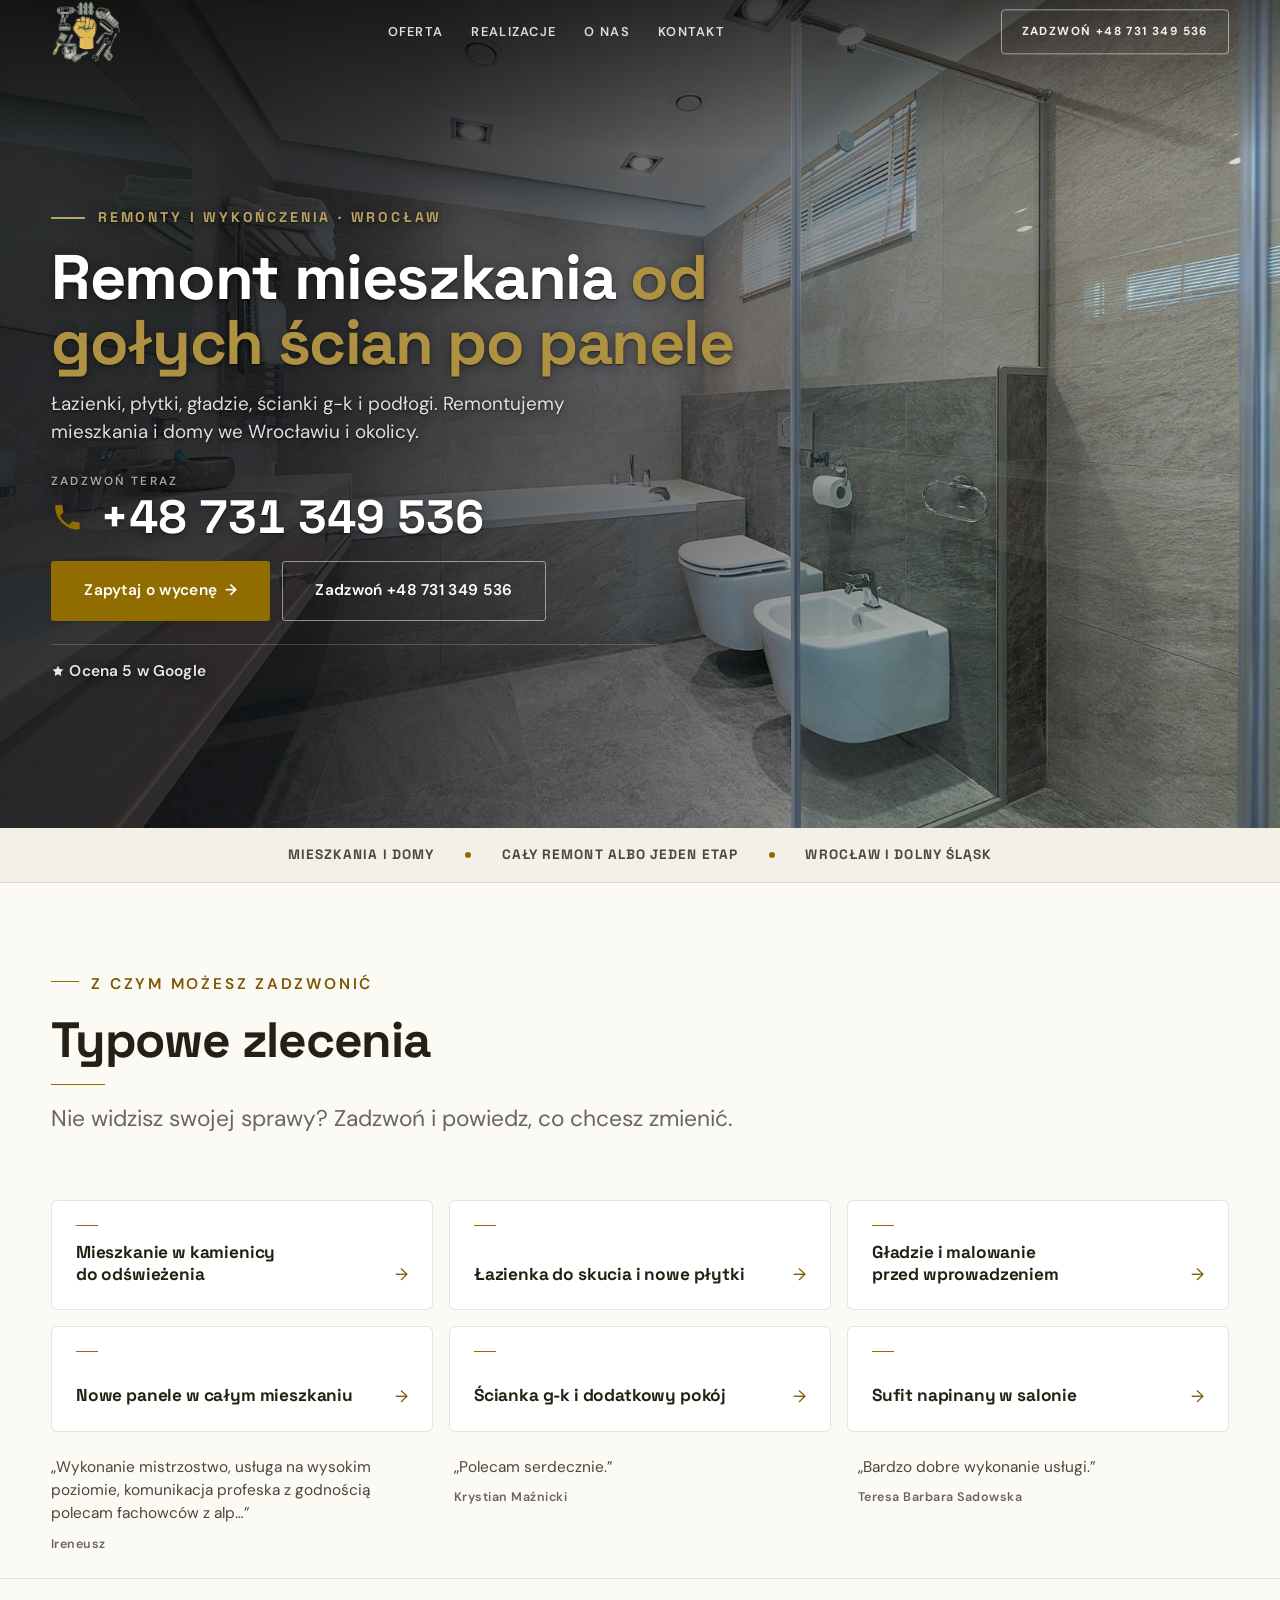
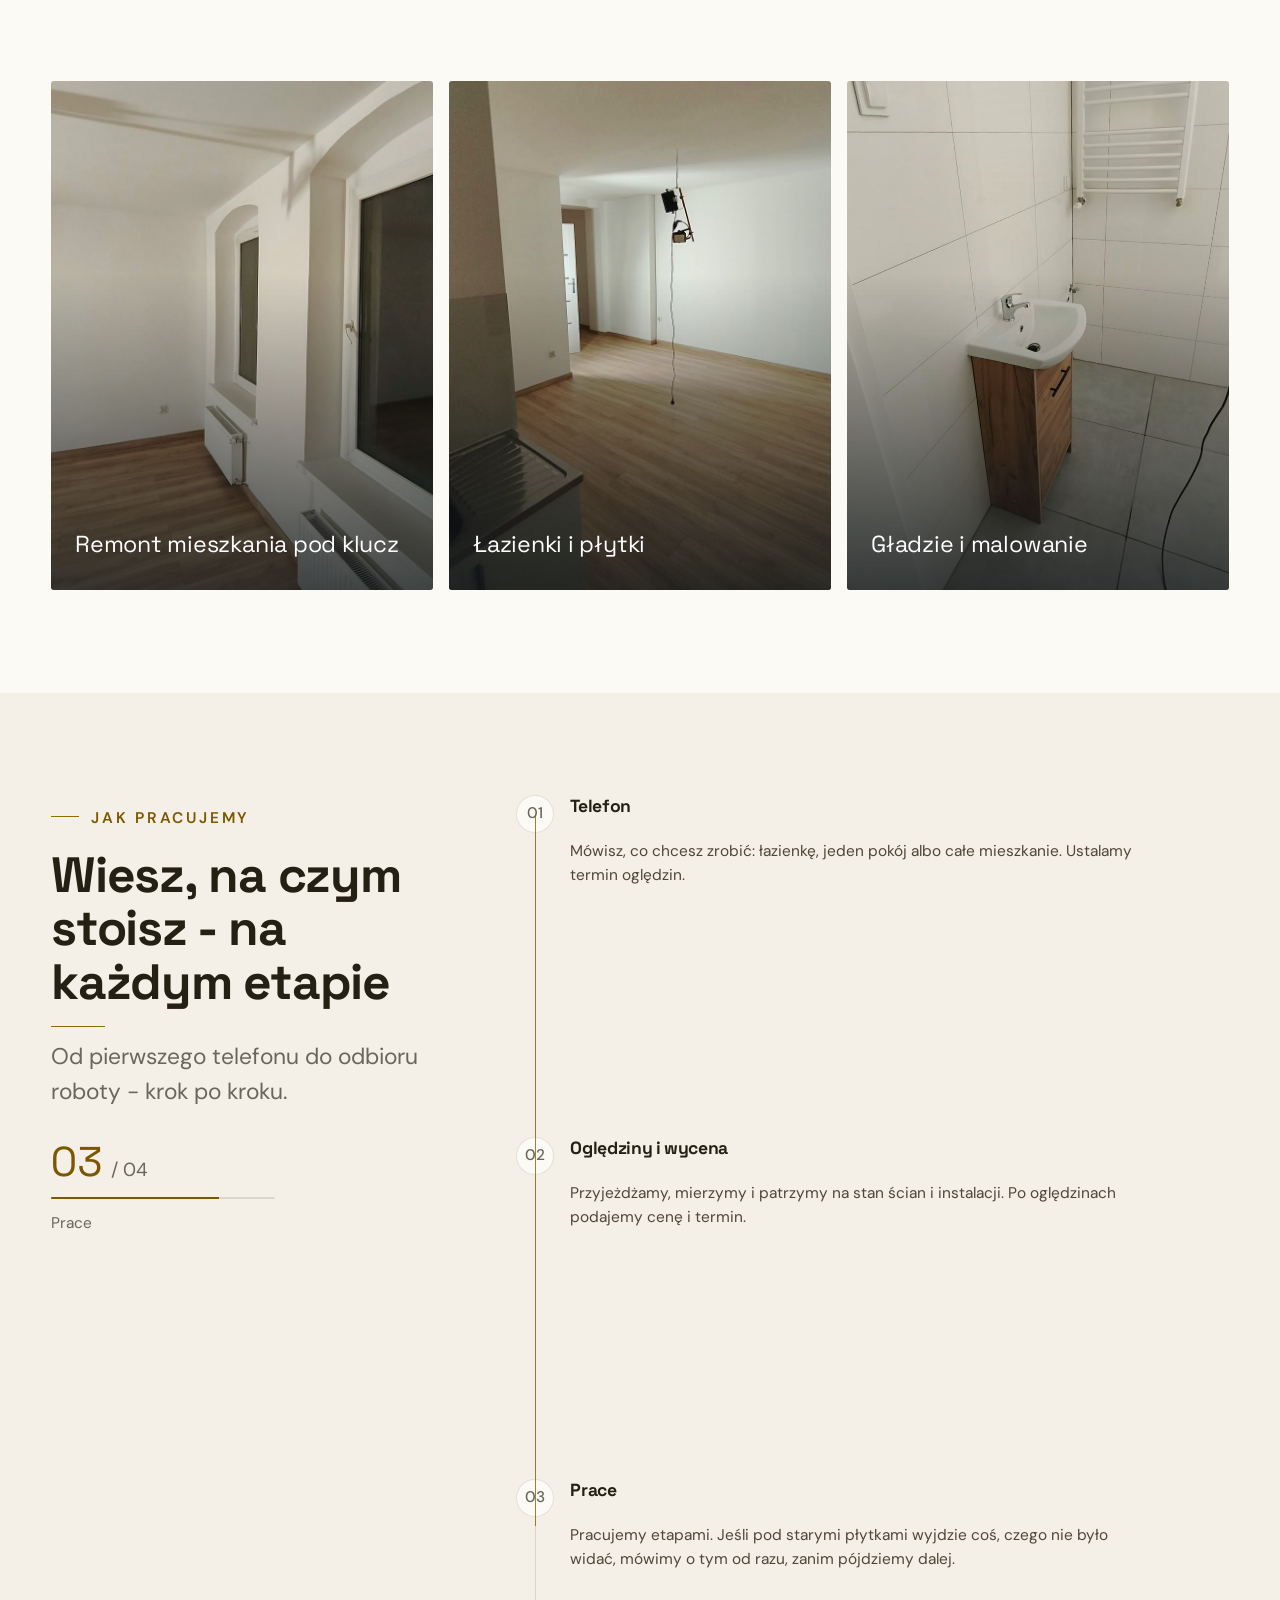
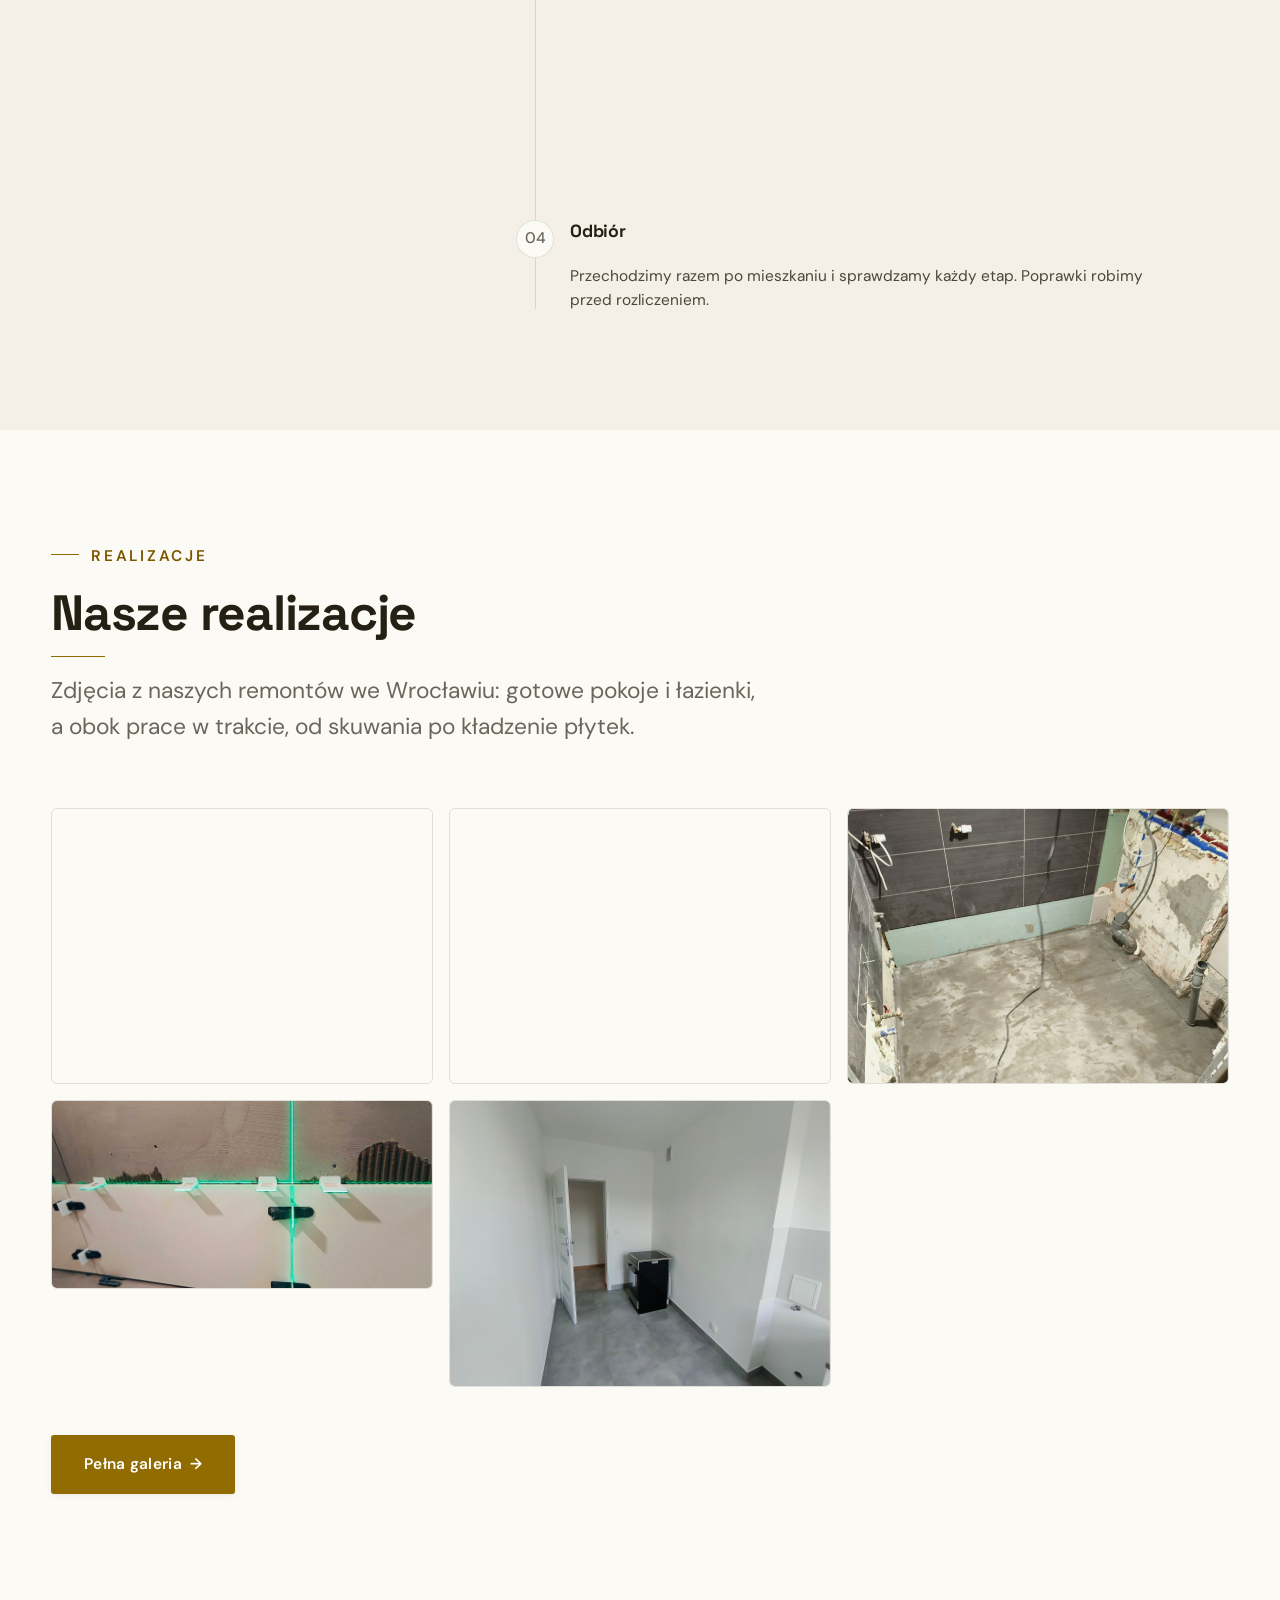
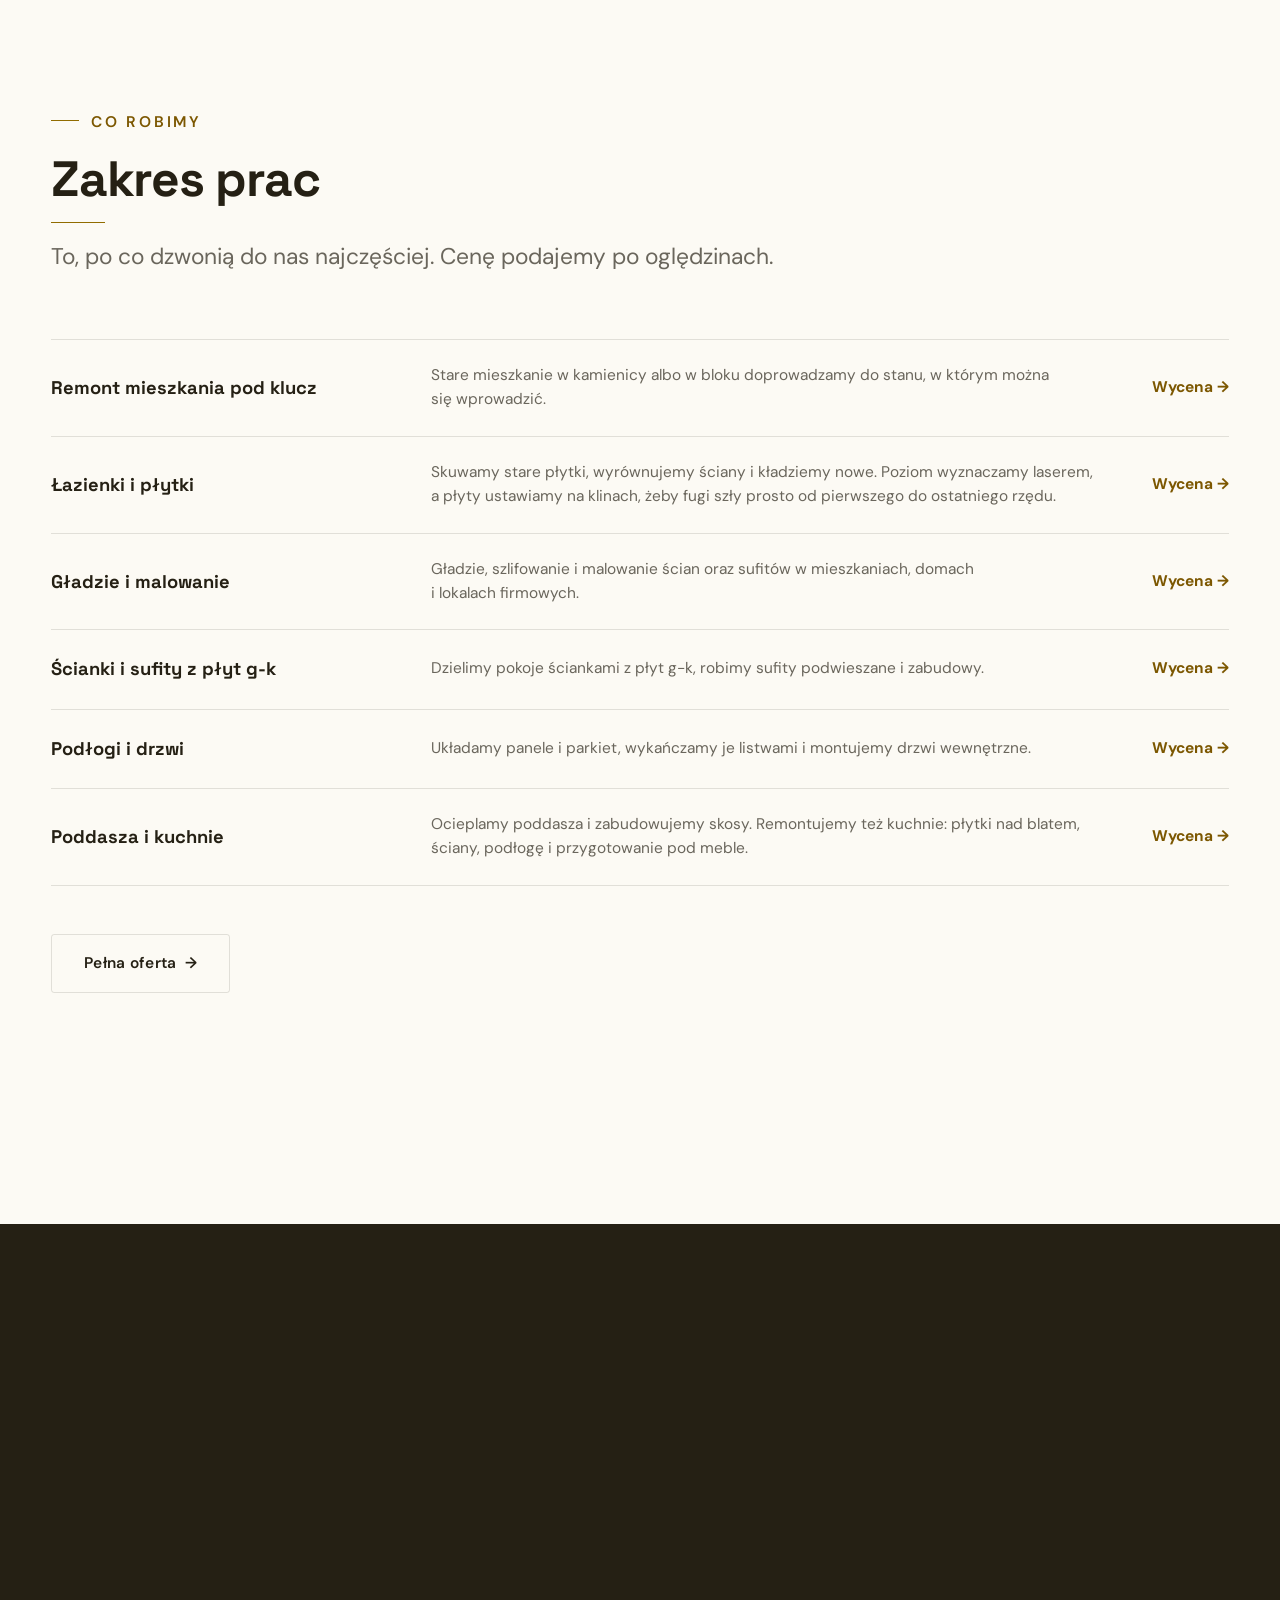
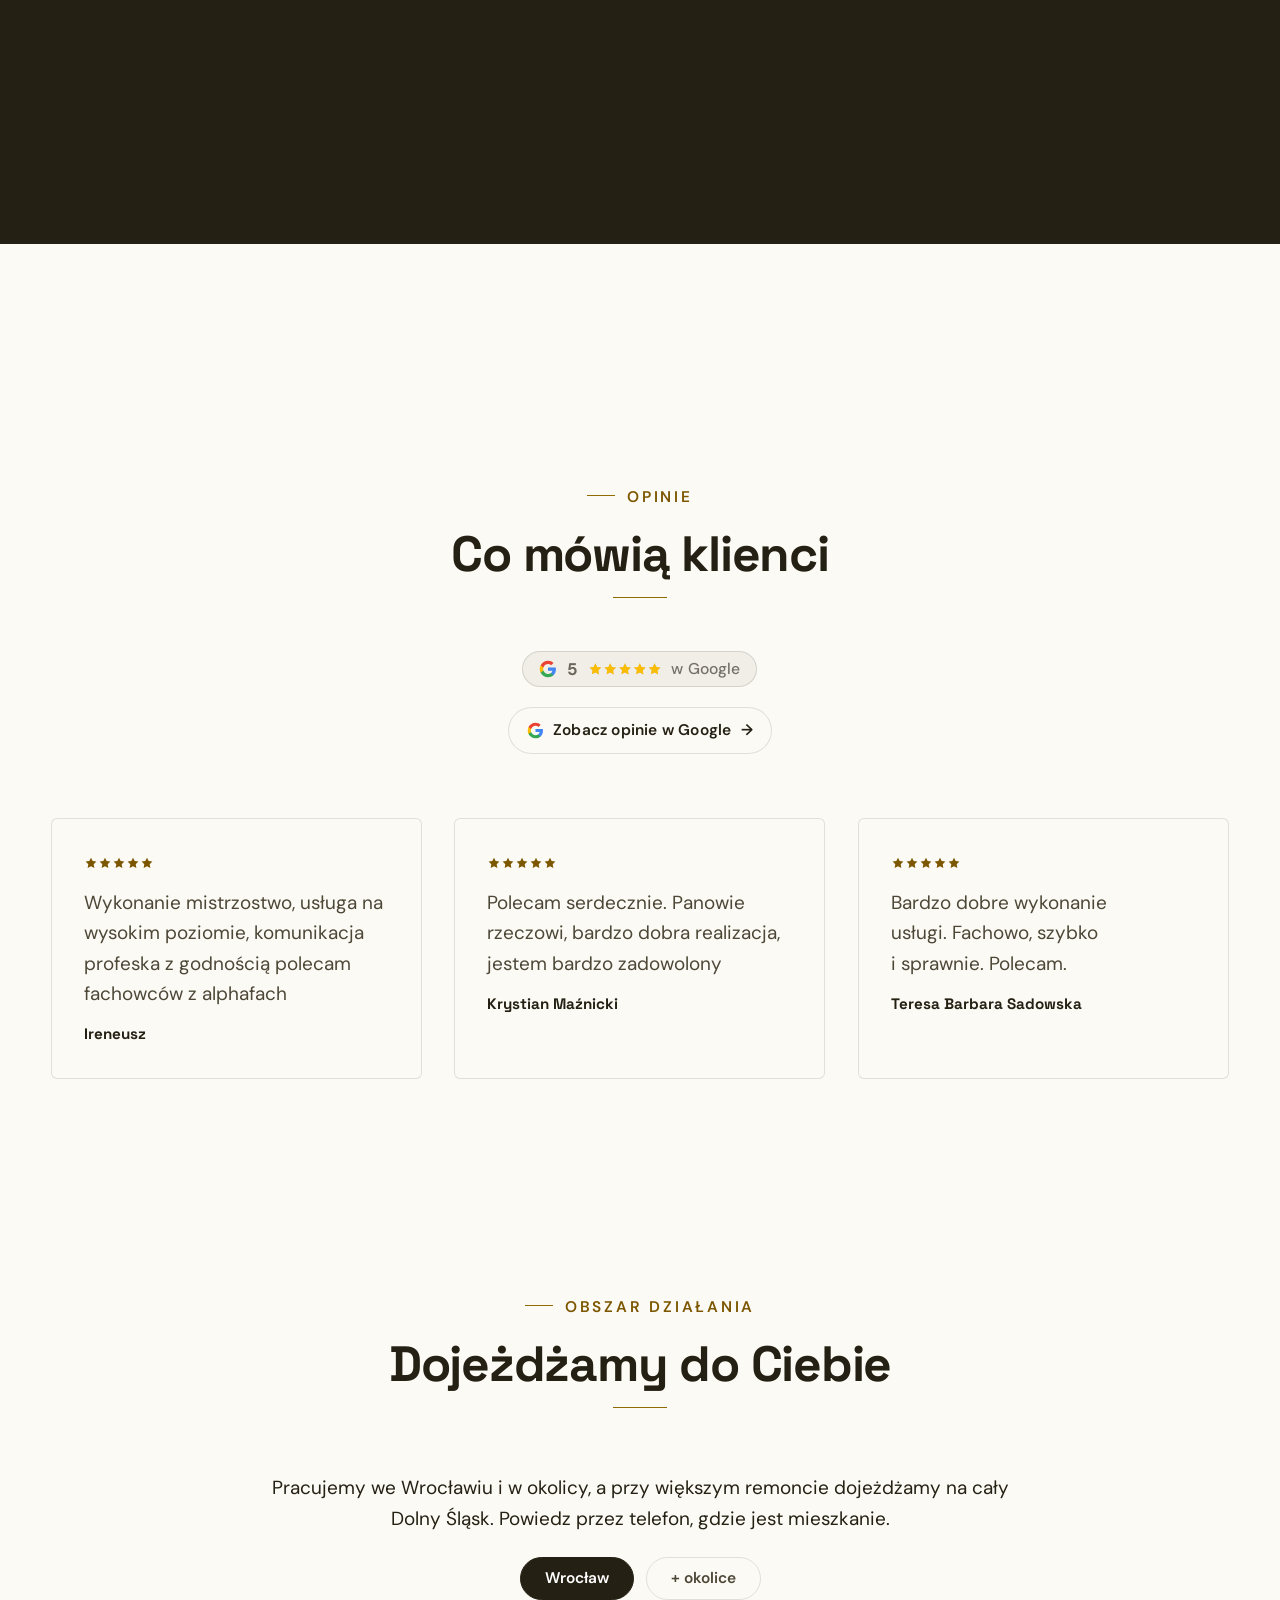
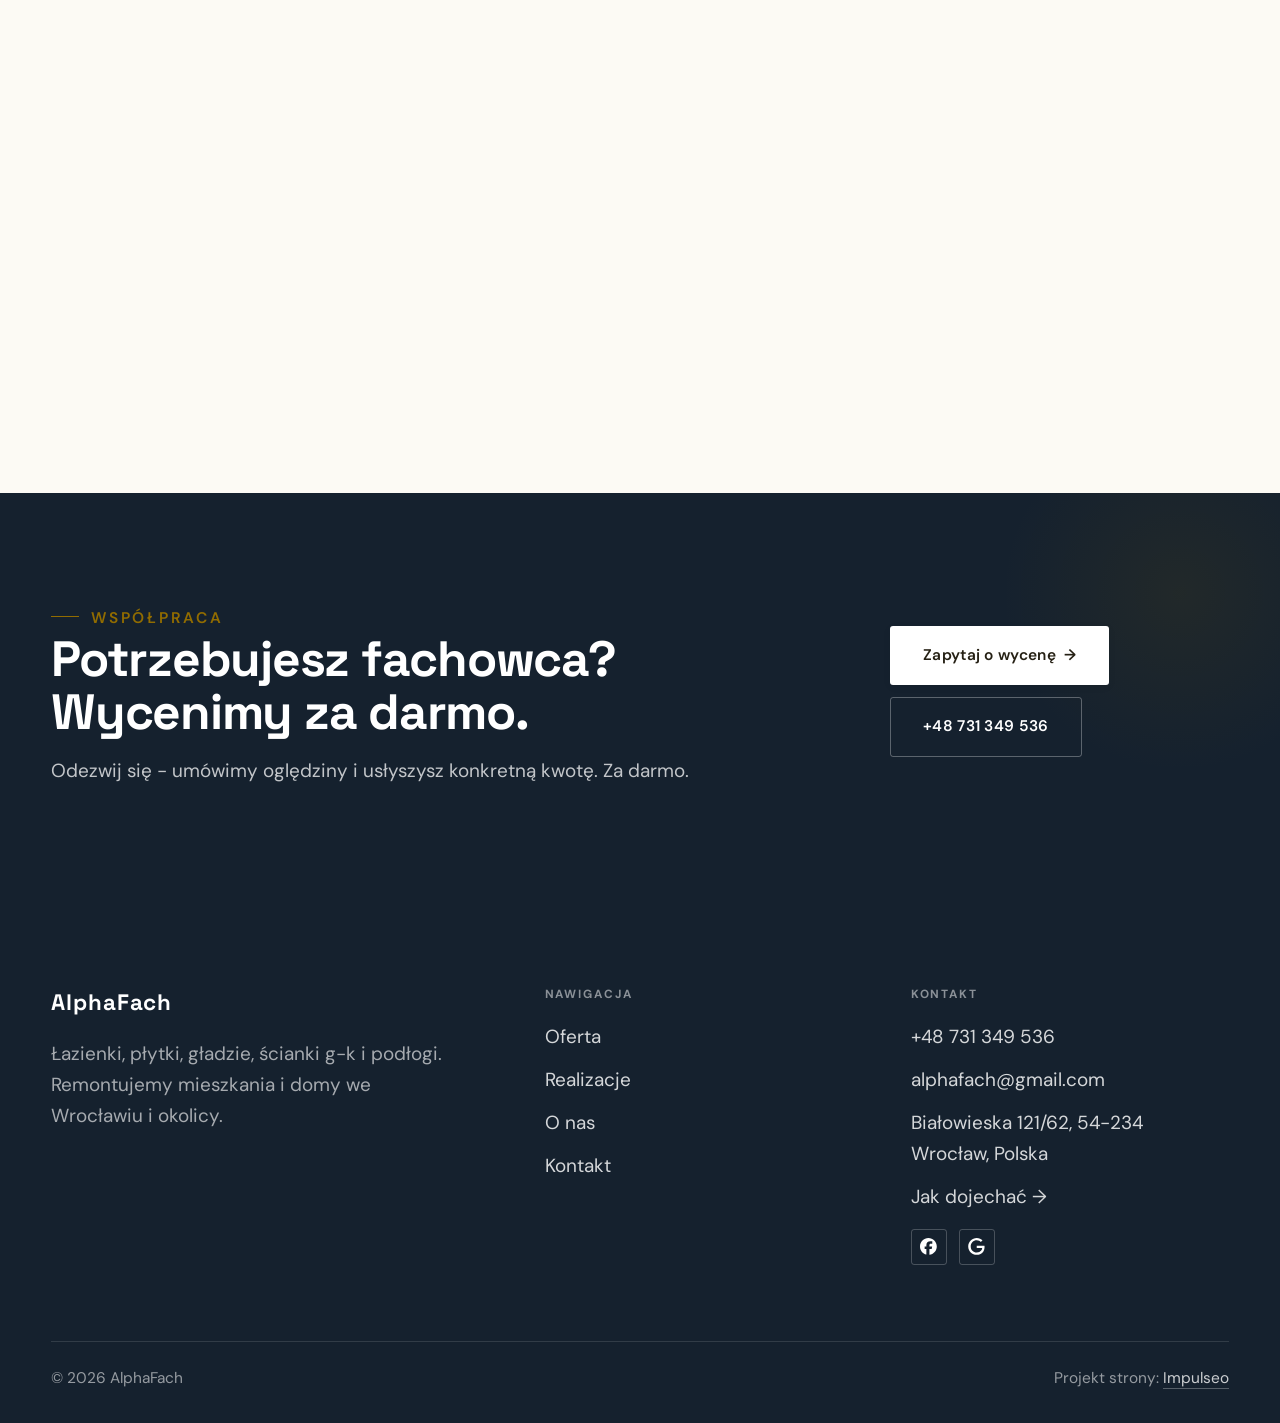
<file: index.html>
<!DOCTYPE html>
<html lang="pl">
<head>
<meta charset="UTF-8">
<meta name="viewport" content="width=device-width, initial-scale=1.0">
<title>AlphaFach · Remonty Wrocław</title>
<meta name="description" content="AlphaFach - remonty i wykończenia mieszkań i domów we Wrocławiu. Łazienki, płytki, gładzie, płyty g-k, panele i malowanie. Ocena 5 w Google.">
<link rel="canonical" href="https://kris20032.github.io/alphafach/">
<meta name="robots" content="noindex, nofollow">
<meta property="og:type" content="website">
<meta property="og:locale" content="pl_PL">
<meta property="og:site_name" content="AlphaFach">
<meta property="og:title" content="AlphaFach · Remonty Wrocław">
<meta property="og:description" content="AlphaFach - remonty i wykończenia mieszkań i domów we Wrocławiu. Łazienki, płytki, gładzie, płyty g-k, panele i malowanie. Ocena 5 w Google.">
<meta property="og:url" content="https://kris20032.github.io/alphafach/">
<meta property="og:image" content="https://kris20032.github.io/alphafach/img/og.jpg">
<meta property="og:image:width" content="1200">
<meta property="og:image:height" content="630">
<meta name="twitter:card" content="summary_large_image">
<script type="application/ld+json">{"@context": "https://schema.org", "@type": "LocalBusiness", "name": "AlphaFach", "url": "https://kris20032.github.io/alphafach/", "telephone": "+48731349536", "image": "https://kris20032.github.io/alphafach/img/og.jpg", "areaServed": "Wrocław", "sameAs": ["https://maps.google.com/?cid=6789358244591966393&g_mp=Cidnb29nbGUubWFwcy5wbGFjZXMudjEuUGxhY2VzLlNlYXJjaFRleHQQAhgEIAA", "https://www.facebook.com/AlphaFach/"]}</script>
<link rel="preconnect" href="https://fonts.googleapis.com">
<link rel="preconnect" href="https://fonts.gstatic.com" crossorigin>
<link href="https://fonts.googleapis.com/css2?family=Space+Grotesk:wght@500;600;700&family=DM+Sans:opsz,wght@9..40,400;9..40,500;9..40,600&display=swap" rel="stylesheet">
<link rel="stylesheet" href="assets/styles.css?v=af11c227">
</head>
<body>

<header class="nav">
  <div class="wrap nav-inner">
    <a class="brand brand-has-logo" href="index.html"><img class="brand-logo" src="img/logo.png" alt="AlphaFach" width="479" height="441" decoding="async"></a>
    <nav class="nav-links">
      <a href="oferta.html">Oferta</a>
      <a href="realizacje.html">Realizacje</a>
      <a href="o-nas.html">O nas</a>
      <a href="kontakt.html">Kontakt</a>
      <a href="tel:+48731349536" class="btn btn-accent">Zadzwoń +48 731 349 536</a>
    </nav>
    <button class="nav-toggle" aria-label="Menu"><span></span><span></span><span></span></button>
  </div>
</header>

<main>
<section class="hero-fach">
  <img class="hf-photo" src="img/hero.jpg" fetchpriority="high" alt="AlphaFach" width="1600" height="1068">
  <div class="hf-panel">
    <div class="hf-inner">
      <span class="hf-kicker">Remonty i wykończenia · Wrocław</span>
      <h1 class="hf-title">Remont mieszkania <em>od gołych ścian po panele</em></h1>
      <p class="hf-lead">Łazienki, płytki, gładzie, ścianki g-k i podłogi. Remontujemy mieszkania i domy we Wrocławiu i okolicy.</p>
      <a class="hf-phone" href="tel:+48731349536"><span class="hf-phone-lab">Zadzwoń teraz</span><span class="hf-phone-num"><svg class="ico-tel" width="16" height="16" viewBox="0 0 24 24" fill="none" aria-hidden="true"><path d="M6.6 10.8a15.5 15.5 0 0 0 6.6 6.6l2.2-2.2a1 1 0 0 1 1-.24 11.4 11.4 0 0 0 3.6.58 1 1 0 0 1 1 1V20a1 1 0 0 1-1 1A17 17 0 0 1 3 4a1 1 0 0 1 1-1h3.5a1 1 0 0 1 1 1c0 1.25.2 2.46.58 3.6a1 1 0 0 1-.25 1l-2.23 2.2Z" fill="currentColor"/></svg> +48 731 349 536</span></a>
      <div class="hf-actions">
        <a href="kontakt.html" class="btn btn-accent">Zapytaj o wycenę <span class="arr">→</span></a>
        <a href="tel:+48731349536" class="btn btn-ghost hf-ghost">Zadzwoń +48 731 349 536</a>
      </div>
      <div class="hf-trust"><svg class="ico-star" width="14" height="14" viewBox="0 0 24 24" style="vertical-align:-2px" aria-hidden="true"><path d="M12 2.8l2.85 5.8 6.4.93-4.63 4.5 1.1 6.37L12 17.4l-5.72 3 1.1-6.37-4.63-4.5 6.4-.93L12 2.8Z" fill="currentColor"/></svg> Ocena 5 w Google</div>
    </div>
  </div>
</section>
<section class="fach-promise">
  <div class="wrap">
    <ul class="fp-row reveal"><li>Mieszkania i domy</li><li>Cały remont albo jeden etap</li><li>Wrocław i Dolny Śląsk</li></ul>
  </div>
</section>
<section class="objawy">
  <div class="wrap">
    <div class="head reveal">
      <span class="eyebrow">Z czym możesz zadzwonić</span>
      <h2>Typowe zlecenia</h2>
      <p>Nie widzisz swojej sprawy? Zadzwoń i powiedz, co chcesz zmienić.</p>
    </div>
    <div class="obj-grid">
      <a class="obj-tile reveal" href="kontakt.html"><span class="ot-row"><span class="ot-name">Mieszkanie w kamienicy do odświeżenia</span><span class="ot-arr" aria-hidden="true">→</span></span></a>
      <a class="obj-tile reveal" href="kontakt.html"><span class="ot-row"><span class="ot-name">Łazienka do skucia i nowe płytki</span><span class="ot-arr" aria-hidden="true">→</span></span></a>
      <a class="obj-tile reveal" href="kontakt.html"><span class="ot-row"><span class="ot-name">Gładzie i malowanie przed wprowadzeniem</span><span class="ot-arr" aria-hidden="true">→</span></span></a>
      <a class="obj-tile reveal" href="kontakt.html"><span class="ot-row"><span class="ot-name">Nowe panele w całym mieszkaniu</span><span class="ot-arr" aria-hidden="true">→</span></span></a>
      <a class="obj-tile reveal" href="kontakt.html"><span class="ot-row"><span class="ot-name">Ścianka g-k i dodatkowy pokój</span><span class="ot-arr" aria-hidden="true">→</span></span></a>
      <a class="obj-tile reveal" href="kontakt.html"><span class="ot-row"><span class="ot-name">Sufit napinany w salonie</span><span class="ot-arr" aria-hidden="true">→</span></span></a>
    </div>
  </div>
</section>
<section class="opinie-mini" aria-label="Opinie klientów">
  <div class="wrap">
    <div class="om-row">
      <div class="om-item reveal"><blockquote>„Wykonanie mistrzostwo, usługa na wysokim poziomie, komunikacja profeska z godnością polecam fachowców z alp…”</blockquote><span class="om-autor">Ireneusz</span></div>
      <div class="om-item reveal"><blockquote>„Polecam serdecznie.”</blockquote><span class="om-autor">Krystian Maźnicki</span></div>
      <div class="om-item reveal"><blockquote>„Bardzo dobre wykonanie usługi.”</blockquote><span class="om-autor">Teresa Barbara Sadowska</span></div>
    </div>
  </div>
</section>
<section class="gateways-band">
  <div class="wrap">
    <div class="gateways">
      <a href="oferta.html" class="gateway reveal"><img src="img/g1.jpg" alt="Remont mieszkania pod klucz" loading="lazy" width="1600" height="1200" decoding="async"><span class="g-ttl">Remont mieszkania pod klucz</span></a>
      <a href="oferta.html" class="gateway reveal"><img src="img/g2.jpg" alt="Łazienki i płytki" loading="lazy" width="1600" height="1200" decoding="async"><span class="g-ttl">Łazienki i płytki</span></a>
      <a href="oferta.html" class="gateway reveal"><img src="img/g3.jpg" alt="Gładzie i malowanie" loading="lazy" width="1550" height="1146" decoding="async"><span class="g-ttl">Gładzie i malowanie</span></a>
    </div>
  </div>
</section>
<section class="proces proces-os fachowcy">
  <div class="wrap proc-grid">
    <div class="proc-side">
      <div class="head reveal">
        <span class="eyebrow">Jak pracujemy</span>
        <h2>Wiesz, na czym stoisz - na każdym etapie</h2>
        <p>Od pierwszego telefonu do odbioru roboty - krok po kroku.</p>
      </div>
      <div class="proc-count" aria-hidden="true"><span class="pc-cur">01</span><span class="pc-all">/ 04</span></div>
      <div class="proc-bar" aria-hidden="true"><i></i></div>
      <p class="proc-now" aria-hidden="true">Telefon</p>
    </div>
    <ol class="proces-line">
      <li class="reveal"><span class="pno">01</span><h3>Telefon</h3><p>Mówisz, co chcesz zrobić: łazienkę, jeden pokój albo całe mieszkanie. Ustalamy termin oględzin.</p></li>
      <li class="reveal"><span class="pno">02</span><h3>Oględziny i wycena</h3><p>Przyjeżdżamy, mierzymy i patrzymy na stan ścian i instalacji. Po oględzinach podajemy cenę i termin.</p></li>
      <li class="reveal"><span class="pno">03</span><h3>Prace</h3><p>Pracujemy etapami. Jeśli pod starymi płytkami wyjdzie coś, czego nie było widać, mówimy o tym od razu, zanim pójdziemy dalej.</p></li>
      <li class="reveal"><span class="pno">04</span><h3>Odbiór</h3><p>Przechodzimy razem po mieszkaniu i sprawdzamy każdy etap. Poprawki robimy przed rozliczeniem.</p></li>
    </ol>
  </div>
</section>
<section>
  <div class="wrap">
    <div class="head reveal">
      <span class="eyebrow">Realizacje</span>
      <h2>Nasze realizacje</h2>
      <p>Zdjęcia z naszych remontów we Wrocławiu: gotowe pokoje i łazienki, a obok prace w trakcie, od skuwania po kładzenie płytek.</p>
    </div>
    <div class="gallery-masonry">
      <figure class="m-tile reveal"><img src="img/g4.jpg" alt="AlphaFach" loading="lazy" width="1502" height="1084" decoding="async"></figure>
      <figure class="m-tile reveal"><img src="img/g5.jpg" alt="AlphaFach" loading="lazy" width="1546" height="762" decoding="async"></figure>
      <figure class="m-tile reveal"><img src="img/g6.jpg" alt="AlphaFach" loading="lazy" width="1502" height="1084" decoding="async"></figure>
      <figure class="m-tile reveal"><img src="img/g7.jpg" alt="AlphaFach" loading="lazy" width="1600" height="1200" decoding="async"></figure>
      <figure class="m-tile reveal"><img src="img/g8.jpg" alt="AlphaFach" loading="lazy" width="1502" height="1084" decoding="async"></figure>
    </div>
    <div style="margin-top:var(--space-7)" class="reveal"><a href="realizacje.html" class="btn btn-accent">Pełna galeria <span class="arr">→</span></a></div>
  </div>
</section>
<section class="fach-uslugi">
  <div class="wrap">
    <div class="head reveal">
      <span class="eyebrow">Co robimy</span>
      <h2>Zakres prac</h2>
      <p>To, po co dzwonią do nas najczęściej. Cenę podajemy po oględzinach.</p>
    </div>
    <ul class="fu-list">
      <li class="fu-row reveal"><div class="fu-name">Remont mieszkania pod klucz</div><div class="fu-desc">Stare mieszkanie w kamienicy albo w bloku doprowadzamy do stanu, w którym można się wprowadzić.</div><a class="fu-cta" href="kontakt.html">Wycena <span class="arr">→</span></a></li>
      <li class="fu-row reveal"><div class="fu-name">Łazienki i płytki</div><div class="fu-desc">Skuwamy stare płytki, wyrównujemy ściany i kładziemy nowe. Poziom wyznaczamy laserem, a płyty ustawiamy na klinach, żeby fugi szły prosto od pierwszego do ostatniego rzędu.</div><a class="fu-cta" href="kontakt.html">Wycena <span class="arr">→</span></a></li>
      <li class="fu-row reveal"><div class="fu-name">Gładzie i malowanie</div><div class="fu-desc">Gładzie, szlifowanie i malowanie ścian oraz sufitów w mieszkaniach, domach i lokalach firmowych.</div><a class="fu-cta" href="kontakt.html">Wycena <span class="arr">→</span></a></li>
      <li class="fu-row reveal"><div class="fu-name">Ścianki i sufity z płyt g-k</div><div class="fu-desc">Dzielimy pokoje ściankami z płyt g-k, robimy sufity podwieszane i zabudowy.</div><a class="fu-cta" href="kontakt.html">Wycena <span class="arr">→</span></a></li>
      <li class="fu-row reveal"><div class="fu-name">Podłogi i drzwi</div><div class="fu-desc">Układamy panele i parkiet, wykańczamy je listwami i montujemy drzwi wewnętrzne.</div><a class="fu-cta" href="kontakt.html">Wycena <span class="arr">→</span></a></li>
      <li class="fu-row reveal"><div class="fu-name">Poddasza i kuchnie</div><div class="fu-desc">Ocieplamy poddasza i zabudowujemy skosy. Remontujemy też kuchnie: płytki nad blatem, ściany, podłogę i przygotowanie pod meble.</div><a class="fu-cta" href="kontakt.html">Wycena <span class="arr">→</span></a></li>
    </ul>
    <div style="margin-top:var(--space-7)" class="reveal"><a href="oferta.html" class="btn btn-ghost">Pełna oferta <span class="arr">→</span></a></div>
  </div>
</section>
<section class="stopklatka" aria-hidden="true">
  <div class="stk-bg" style="background-image:url(img/about.jpg)"></div>
</section>
<section class="opinie">
  <div class="wrap">
    <div class="head center reveal">
      <span class="eyebrow">Opinie</span>
      <h2>Co mówią klienci</h2>
    </div>
    <p class="op-meta reveal"><span class="g-badge"><svg class="gb-ico" viewBox="0 0 24 24" width="18" height="18" aria-hidden="true"><path fill="#4285F4" d="M22.56 12.25c0-.78-.07-1.53-.2-2.25H12v4.26h5.92c-.26 1.37-1.04 2.53-2.21 3.31v2.77h3.57c2.08-1.92 3.28-4.74 3.28-8.09z"/><path fill="#34A853" d="M12 23c2.97 0 5.46-.98 7.28-2.66l-3.57-2.77c-.98.66-2.23 1.06-3.71 1.06-2.86 0-5.29-1.93-6.16-4.53H2.18v2.84C3.99 20.53 7.7 23 12 23z"/><path fill="#FBBC05" d="M5.84 14.09c-.22-.66-.35-1.36-.35-2.09s.13-1.43.35-2.09V7.07H2.18C1.43 8.55 1 10.22 1 12s.43 3.45 1.18 4.93l2.85-2.22.81-.62z"/><path fill="#EA4335" d="M12 5.38c1.62 0 3.06.56 4.21 1.64l3.15-3.15C17.45 2.09 14.97 1 12 1 7.7 1 3.99 3.47 2.18 7.07l3.66 2.84c.87-2.6 3.3-4.53 6.16-4.53z"/></svg><b class="gb-ocena">5</b><svg class="gb-stars" viewBox="0 0 90 18" width="74" height="14.8" aria-hidden="true"><g fill="currentColor" opacity=".26"><path transform="translate(0,0)" d="M9 1.6l2.2 4.46 4.92.72-3.56 3.47.84 4.9L9 12.74l-4.4 2.31.84-4.9L1.88 6.68l4.92-.72L9 1.6Z"/><path transform="translate(18,0)" d="M9 1.6l2.2 4.46 4.92.72-3.56 3.47.84 4.9L9 12.74l-4.4 2.31.84-4.9L1.88 6.68l4.92-.72L9 1.6Z"/><path transform="translate(36,0)" d="M9 1.6l2.2 4.46 4.92.72-3.56 3.47.84 4.9L9 12.74l-4.4 2.31.84-4.9L1.88 6.68l4.92-.72L9 1.6Z"/><path transform="translate(54,0)" d="M9 1.6l2.2 4.46 4.92.72-3.56 3.47.84 4.9L9 12.74l-4.4 2.31.84-4.9L1.88 6.68l4.92-.72L9 1.6Z"/><path transform="translate(72,0)" d="M9 1.6l2.2 4.46 4.92.72-3.56 3.47.84 4.9L9 12.74l-4.4 2.31.84-4.9L1.88 6.68l4.92-.72L9 1.6Z"/></g><clipPath id="gs1000"><rect x="0" y="0" width="90.0" height="18"/></clipPath><g fill="#FBBC04" clip-path="url(#gs1000)"><path transform="translate(0,0)" d="M9 1.6l2.2 4.46 4.92.72-3.56 3.47.84 4.9L9 12.74l-4.4 2.31.84-4.9L1.88 6.68l4.92-.72L9 1.6Z"/><path transform="translate(18,0)" d="M9 1.6l2.2 4.46 4.92.72-3.56 3.47.84 4.9L9 12.74l-4.4 2.31.84-4.9L1.88 6.68l4.92-.72L9 1.6Z"/><path transform="translate(36,0)" d="M9 1.6l2.2 4.46 4.92.72-3.56 3.47.84 4.9L9 12.74l-4.4 2.31.84-4.9L1.88 6.68l4.92-.72L9 1.6Z"/><path transform="translate(54,0)" d="M9 1.6l2.2 4.46 4.92.72-3.56 3.47.84 4.9L9 12.74l-4.4 2.31.84-4.9L1.88 6.68l4.92-.72L9 1.6Z"/><path transform="translate(72,0)" d="M9 1.6l2.2 4.46 4.92.72-3.56 3.47.84 4.9L9 12.74l-4.4 2.31.84-4.9L1.88 6.68l4.92-.72L9 1.6Z"/></g></svg><span class="gb-txt">w Google</span></span></p>
    <p class="op-meta reveal"><a class="op-google" href="https://maps.google.com/?cid=6789358244591966393&amp;g_mp=Cidnb29nbGUubWFwcy5wbGFjZXMudjEuUGxhY2VzLlNlYXJjaFRleHQQAhgEIAA" target="_blank" rel="noopener"><svg class="op-g-ico" viewBox="0 0 24 24" width="17" height="17" aria-hidden="true"><path fill="#4285F4" d="M22.56 12.25c0-.78-.07-1.53-.2-2.25H12v4.26h5.92c-.26 1.37-1.04 2.53-2.21 3.31v2.77h3.57c2.08-1.92 3.28-4.74 3.28-8.09z"/><path fill="#34A853" d="M12 23c2.97 0 5.46-.98 7.28-2.66l-3.57-2.77c-.98.66-2.23 1.06-3.71 1.06-2.86 0-5.29-1.93-6.16-4.53H2.18v2.84C3.99 20.53 7.7 23 12 23z"/><path fill="#FBBC05" d="M5.84 14.09c-.22-.66-.35-1.36-.35-2.09s.13-1.43.35-2.09V7.07H2.18C1.43 8.55 1 10.22 1 12s.43 3.45 1.18 4.93l2.85-2.22.81-.62z"/><path fill="#EA4335" d="M12 5.38c1.62 0 3.06.56 4.21 1.64l3.15-3.15C17.45 2.09 14.97 1 12 1 7.7 1 3.99 3.47 2.18 7.07l3.66 2.84c.87-2.6 3.3-4.53 6.16-4.53z"/></svg><span>Zobacz opinie w Google</span><span class="arr">→</span></a></p>
    <div class="opinie-grid">
      <figure class="op-card reveal"><span class="op-star"><svg class="ico-star" width="14" height="14" viewBox="0 0 24 24" style="vertical-align:-2px" aria-hidden="true"><path d="M12 2.8l2.85 5.8 6.4.93-4.63 4.5 1.1 6.37L12 17.4l-5.72 3 1.1-6.37-4.63-4.5 6.4-.93L12 2.8Z" fill="currentColor"/></svg><svg class="ico-star" width="14" height="14" viewBox="0 0 24 24" style="vertical-align:-2px" aria-hidden="true"><path d="M12 2.8l2.85 5.8 6.4.93-4.63 4.5 1.1 6.37L12 17.4l-5.72 3 1.1-6.37-4.63-4.5 6.4-.93L12 2.8Z" fill="currentColor"/></svg><svg class="ico-star" width="14" height="14" viewBox="0 0 24 24" style="vertical-align:-2px" aria-hidden="true"><path d="M12 2.8l2.85 5.8 6.4.93-4.63 4.5 1.1 6.37L12 17.4l-5.72 3 1.1-6.37-4.63-4.5 6.4-.93L12 2.8Z" fill="currentColor"/></svg><svg class="ico-star" width="14" height="14" viewBox="0 0 24 24" style="vertical-align:-2px" aria-hidden="true"><path d="M12 2.8l2.85 5.8 6.4.93-4.63 4.5 1.1 6.37L12 17.4l-5.72 3 1.1-6.37-4.63-4.5 6.4-.93L12 2.8Z" fill="currentColor"/></svg><svg class="ico-star" width="14" height="14" viewBox="0 0 24 24" style="vertical-align:-2px" aria-hidden="true"><path d="M12 2.8l2.85 5.8 6.4.93-4.63 4.5 1.1 6.37L12 17.4l-5.72 3 1.1-6.37-4.63-4.5 6.4-.93L12 2.8Z" fill="currentColor"/></svg></span><blockquote>Wykonanie mistrzostwo, usługa na wysokim poziomie, komunikacja profeska z godnością polecam fachowców z alphafach</blockquote><span class="op-autor">Ireneusz</span></figure>
      <figure class="op-card reveal"><span class="op-star"><svg class="ico-star" width="14" height="14" viewBox="0 0 24 24" style="vertical-align:-2px" aria-hidden="true"><path d="M12 2.8l2.85 5.8 6.4.93-4.63 4.5 1.1 6.37L12 17.4l-5.72 3 1.1-6.37-4.63-4.5 6.4-.93L12 2.8Z" fill="currentColor"/></svg><svg class="ico-star" width="14" height="14" viewBox="0 0 24 24" style="vertical-align:-2px" aria-hidden="true"><path d="M12 2.8l2.85 5.8 6.4.93-4.63 4.5 1.1 6.37L12 17.4l-5.72 3 1.1-6.37-4.63-4.5 6.4-.93L12 2.8Z" fill="currentColor"/></svg><svg class="ico-star" width="14" height="14" viewBox="0 0 24 24" style="vertical-align:-2px" aria-hidden="true"><path d="M12 2.8l2.85 5.8 6.4.93-4.63 4.5 1.1 6.37L12 17.4l-5.72 3 1.1-6.37-4.63-4.5 6.4-.93L12 2.8Z" fill="currentColor"/></svg><svg class="ico-star" width="14" height="14" viewBox="0 0 24 24" style="vertical-align:-2px" aria-hidden="true"><path d="M12 2.8l2.85 5.8 6.4.93-4.63 4.5 1.1 6.37L12 17.4l-5.72 3 1.1-6.37-4.63-4.5 6.4-.93L12 2.8Z" fill="currentColor"/></svg><svg class="ico-star" width="14" height="14" viewBox="0 0 24 24" style="vertical-align:-2px" aria-hidden="true"><path d="M12 2.8l2.85 5.8 6.4.93-4.63 4.5 1.1 6.37L12 17.4l-5.72 3 1.1-6.37-4.63-4.5 6.4-.93L12 2.8Z" fill="currentColor"/></svg></span><blockquote>Polecam serdecznie. Panowie rzeczowi, bardzo dobra realizacja, jestem bardzo zadowolony</blockquote><span class="op-autor">Krystian Maźnicki</span></figure>
      <figure class="op-card reveal"><span class="op-star"><svg class="ico-star" width="14" height="14" viewBox="0 0 24 24" style="vertical-align:-2px" aria-hidden="true"><path d="M12 2.8l2.85 5.8 6.4.93-4.63 4.5 1.1 6.37L12 17.4l-5.72 3 1.1-6.37-4.63-4.5 6.4-.93L12 2.8Z" fill="currentColor"/></svg><svg class="ico-star" width="14" height="14" viewBox="0 0 24 24" style="vertical-align:-2px" aria-hidden="true"><path d="M12 2.8l2.85 5.8 6.4.93-4.63 4.5 1.1 6.37L12 17.4l-5.72 3 1.1-6.37-4.63-4.5 6.4-.93L12 2.8Z" fill="currentColor"/></svg><svg class="ico-star" width="14" height="14" viewBox="0 0 24 24" style="vertical-align:-2px" aria-hidden="true"><path d="M12 2.8l2.85 5.8 6.4.93-4.63 4.5 1.1 6.37L12 17.4l-5.72 3 1.1-6.37-4.63-4.5 6.4-.93L12 2.8Z" fill="currentColor"/></svg><svg class="ico-star" width="14" height="14" viewBox="0 0 24 24" style="vertical-align:-2px" aria-hidden="true"><path d="M12 2.8l2.85 5.8 6.4.93-4.63 4.5 1.1 6.37L12 17.4l-5.72 3 1.1-6.37-4.63-4.5 6.4-.93L12 2.8Z" fill="currentColor"/></svg><svg class="ico-star" width="14" height="14" viewBox="0 0 24 24" style="vertical-align:-2px" aria-hidden="true"><path d="M12 2.8l2.85 5.8 6.4.93-4.63 4.5 1.1 6.37L12 17.4l-5.72 3 1.1-6.37-4.63-4.5 6.4-.93L12 2.8Z" fill="currentColor"/></svg></span><blockquote>Bardzo dobre wykonanie usługi. Fachowo, szybko i sprawnie. Polecam.</blockquote><span class="op-autor">Teresa Barbara Sadowska</span></figure>
    </div>
  </div>
</section>
<section class="obszar">
  <div class="wrap">
    <div class="head center reveal">
      <span class="eyebrow">Obszar działania</span>
      <h2>Dojeżdżamy do Ciebie</h2>
    </div>
    <p class="obszar-txt reveal" style="text-align:center;max-width:60ch;margin:0 auto 1.4rem">Pracujemy we Wrocławiu i w okolicy, a przy większym remoncie dojeżdżamy na cały Dolny Śląsk. Powiedz przez telefon, gdzie jest mieszkanie.</p>
    <ul class="obszar-list reveal"><li class="is-home">Wrocław</li><li>+ okolice</li></ul>
    <div class="obszar-mapa reveal" style="margin-top:var(--space-7)">
      <iframe title="Obszar działania - Wrocław i okolice" src="https://maps.google.com/maps?q=51.1304682%2C16.9890007&amp;z=11&amp;output=embed" loading="lazy" referrerpolicy="no-referrer-when-downgrade" style="width:100%;height:clamp(280px,38vh,420px);border:0;display:block;border-radius:var(--r-md)"></iframe>
    </div>
  </div>
</section>
<section class="cta">
  <div class="wrap">
    <div class="reveal">
      <span class="eyebrow">Współpraca</span>
      <h2>Potrzebujesz fachowca? Wycenimy za darmo.</h2>
      <p>Odezwij się - umówimy oględziny i usłyszysz konkretną kwotę. Za darmo.</p>
    </div>
    <div class="cta-actions reveal">
      <a href="kontakt.html" class="btn btn-light">Zapytaj o wycenę <span class="arr">→</span></a>
      <a href="tel:+48731349536" class="btn btn-ghost btn-ghost-cta">+48 731 349 536</a>
    </div>
  </div>
</section>
</main>

<footer>
  <div class="wrap">
    <div class="foot-grid">
      <div class="foot-brand">
        <div class="name">AlphaFach</div>
        <p>Łazienki, płytki, gładzie, ścianki g-k i podłogi. Remontujemy mieszkania i domy we Wrocławiu i okolicy.</p>
      </div>
      <div class="foot-col">
        <h4>Nawigacja</h4>
        <a href="oferta.html">Oferta</a>
        <a href="realizacje.html">Realizacje</a>
        <a href="o-nas.html">O nas</a>
        <a href="kontakt.html">Kontakt</a>
      </div>
      <div class="foot-col">
        <h4>Kontakt</h4>
        <a href="tel:+48731349536">+48 731 349 536</a>
        <a href="mailto:alphafach@gmail.com">alphafach@gmail.com</a>
        <p>Białowieska 121/62, 54-234 Wrocław, Polska</p>
        <a href="https://maps.google.com/?cid=6789358244591966393&g_mp=Cidnb29nbGUubWFwcy5wbGFjZXMudjEuUGxhY2VzLlNlYXJjaFRleHQQAhgEIAA" target="_blank" rel="noopener">Jak dojechać →</a>
      <div class="foot-soc">
        <a class="soc" href="https://www.facebook.com/AlphaFach/" target="_blank" rel="noopener" aria-label="Facebook - AlphaFach"><svg viewBox="0 0 24 24" aria-hidden="true" focusable="false"><path d="M9.101 23.691v-7.98H6.627v-3.667h2.474v-1.58c0-4.085 1.848-5.978 5.858-5.978.401 0 .955.042 1.468.103a8.68 8.68 0 0 1 1.141.195v3.325a8.623 8.623 0 0 0-.653-.036 26.805 26.805 0 0 0-.733-.009c-.707 0-1.259.096-1.675.309a1.686 1.686 0 0 0-.679.622c-.258.42-.374.995-.374 1.752v1.297h3.919l-.386 2.103-.287 1.564h-3.246v8.245C19.396 23.238 24 18.179 24 12.044c0-6.627-5.373-12-12-12s-12 5.373-12 12c0 5.628 3.874 10.35 9.101 11.647Z" fill="currentColor"/></svg></a>
        <a class="soc" href="https://maps.google.com/?cid=6789358244591966393&g_mp=Cidnb29nbGUubWFwcy5wbGFjZXMudjEuUGxhY2VzLlNlYXJjaFRleHQQAhgEIAA" target="_blank" rel="noopener" aria-label="Google - AlphaFach"><svg viewBox="0 0 24 24" aria-hidden="true" focusable="false"><path d="M12.48 10.92v3.28h7.84c-.24 1.84-.853 3.187-1.787 4.133-1.147 1.147-2.933 2.4-6.053 2.4-4.827 0-8.6-3.893-8.6-8.72s3.773-8.72 8.6-8.72c2.6 0 4.507 1.027 5.907 2.347l2.307-2.307C18.747 1.44 16.133 0 12.48 0 5.867 0 .307 5.387.307 12s5.56 12 12.173 12c3.573 0 6.267-1.173 8.373-3.36 2.16-2.16 2.84-5.213 2.84-7.667 0-.76-.053-1.467-.173-2.053H12.48z" fill="currentColor"/></svg></a>
      </div>
      </div>
    </div>
    <div class="foot-bot">
      <span>© 2026 AlphaFach</span>
      <span>Projekt strony: <a class="foot-credit" href="https://impulseo.pl" target="_blank" rel="noopener">Impulseo</a></span>
    </div>
  </div>
</footer>
<div class="sticky-call"><a class="sc-call" href="tel:+48731349536"><svg class="ico-tel" width="16" height="16" viewBox="0 0 24 24" fill="none" aria-hidden="true"><path d="M6.6 10.8a15.5 15.5 0 0 0 6.6 6.6l2.2-2.2a1 1 0 0 1 1-.24 11.4 11.4 0 0 0 3.6.58 1 1 0 0 1 1 1V20a1 1 0 0 1-1 1A17 17 0 0 1 3 4a1 1 0 0 1 1-1h3.5a1 1 0 0 1 1 1c0 1.25.2 2.46.58 3.6a1 1 0 0 1-.25 1l-2.23 2.2Z" fill="currentColor"/></svg> Zadzwoń</a><a class="sc-quote" href="kontakt.html">Zapytaj o wycenę</a></div>
<div class="demo-wazne" data-do="2026-11-03" data-cykl="3" hidden><svg class="dw-ico" width="13" height="13" viewBox="0 0 24 24" fill="none" aria-hidden="true"><circle cx="12" cy="12" r="8.6" stroke="currentColor" stroke-width="1.8"/><path d="M12 7.2V12l3.3 2" stroke="currentColor" stroke-width="1.8" stroke-linecap="round"/></svg><span class="dw-txt"></span></div>

<script src="assets/main.js"></script>
</body>
</html>
</file>
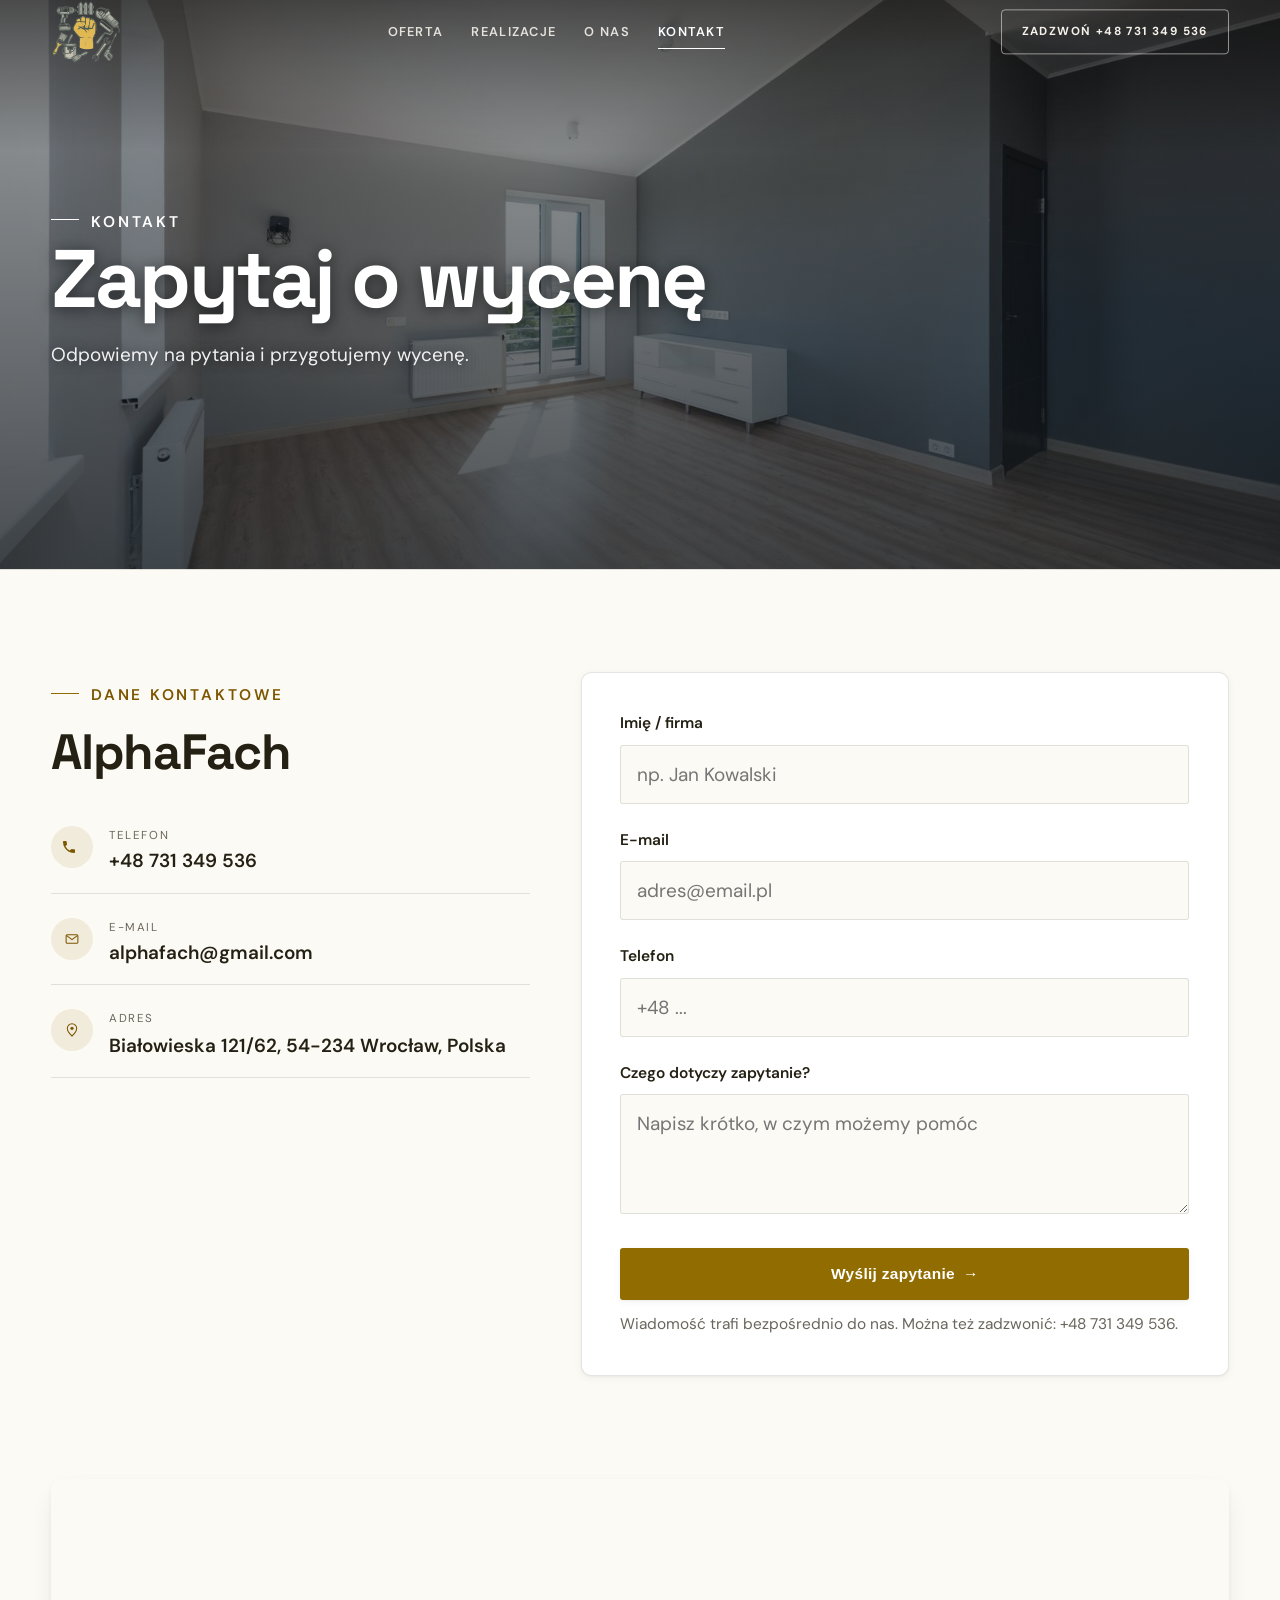
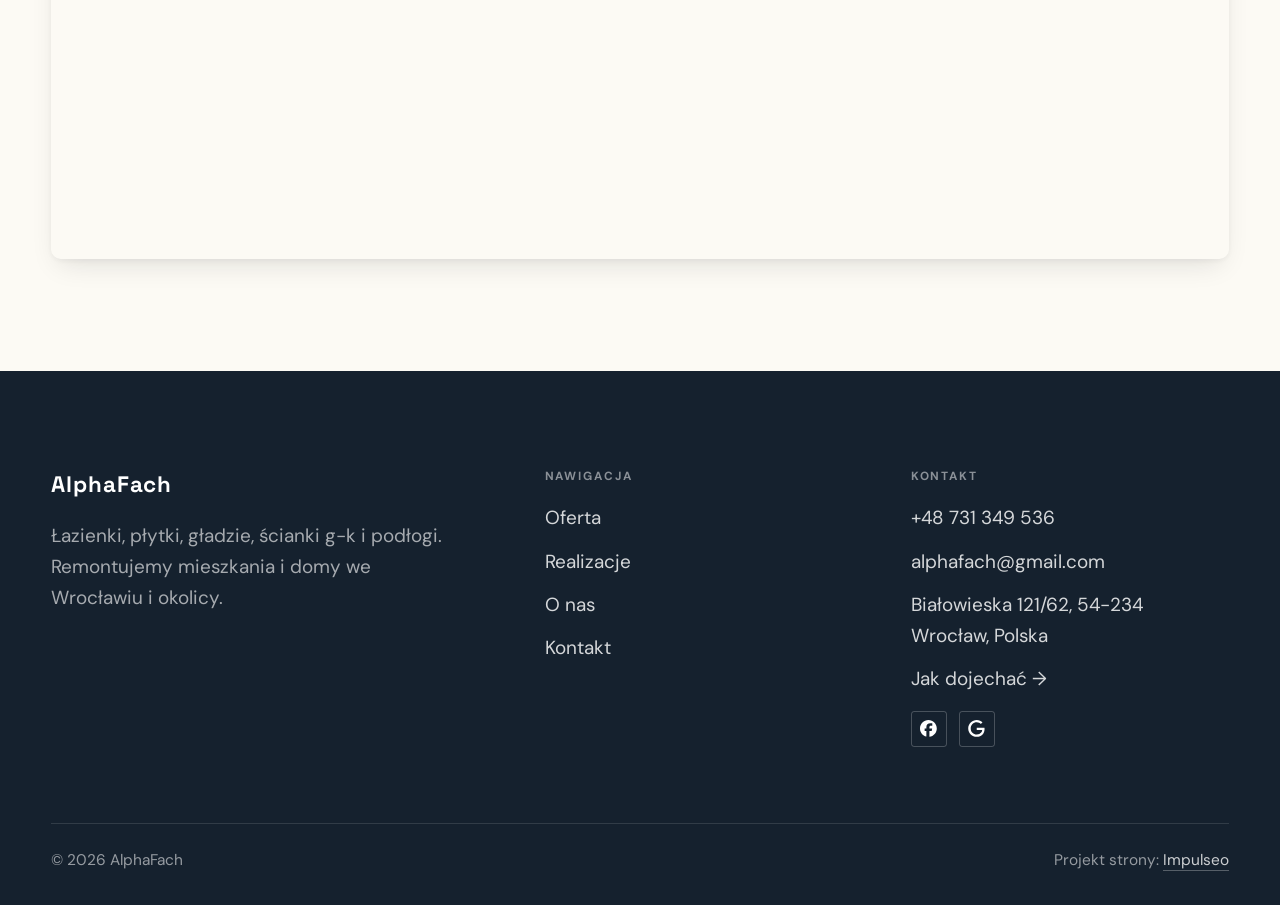
<file: kontakt.html>
<!DOCTYPE html>
<html lang="pl">
<head>
<meta charset="UTF-8">
<meta name="viewport" content="width=device-width, initial-scale=1.0">
<title>Kontakt - AlphaFach</title>
<meta name="description" content="Kontakt AlphaFach - Białowieska 121/62, 54-234 Wrocław, Polska">
<link rel="canonical" href="https://kris20032.github.io/alphafach/kontakt.html">
<meta name="robots" content="noindex, nofollow">
<meta property="og:type" content="website">
<meta property="og:locale" content="pl_PL">
<meta property="og:site_name" content="AlphaFach">
<meta property="og:title" content="Kontakt - AlphaFach">
<meta property="og:description" content="Kontakt AlphaFach - Białowieska 121/62, 54-234 Wrocław, Polska">
<meta property="og:url" content="https://kris20032.github.io/alphafach/kontakt.html">
<meta property="og:image" content="https://kris20032.github.io/alphafach/img/og.jpg">
<meta property="og:image:width" content="1200">
<meta property="og:image:height" content="630">
<meta name="twitter:card" content="summary_large_image">
<link rel="preconnect" href="https://fonts.googleapis.com">
<link rel="preconnect" href="https://fonts.gstatic.com" crossorigin>
<link href="https://fonts.googleapis.com/css2?family=Space+Grotesk:wght@500;600;700&family=DM+Sans:opsz,wght@9..40,400;9..40,500;9..40,600&display=swap" rel="stylesheet">
<link rel="stylesheet" href="assets/styles.css?v=af11c227">
</head>
<body>

<header class="nav">
  <div class="wrap nav-inner">
    <a class="brand brand-has-logo" href="index.html"><img class="brand-logo" src="img/logo.png" alt="AlphaFach" width="479" height="441" decoding="async"></a>
    <nav class="nav-links">
      <a href="oferta.html">Oferta</a>
      <a href="realizacje.html">Realizacje</a>
      <a href="o-nas.html">O nas</a>
      <a href="kontakt.html" class="active" aria-current="page">Kontakt</a>
      <a href="tel:+48731349536" class="btn btn-accent">Zadzwoń +48 731 349 536</a>
    </nav>
    <button class="nav-toggle" aria-label="Menu"><span></span><span></span><span></span></button>
  </div>
</header>

<main>
<section class="pagehead">
  <img src="img/ph3.jpg" alt="AlphaFach - Zapytaj o wycenę">
  <div class="wrap">
    <span class="eyebrow">Kontakt</span>
    <h1>Zapytaj o wycenę</h1>
    <p>Odpowiemy na pytania i przygotujemy wycenę.</p>
  </div>
</section>
<section>
  <div class="wrap contact-grid">
    <div class="reveal">
      <span class="eyebrow">Dane kontaktowe</span>
      <h2 style="margin:var(--space-4) 0 var(--space-6)">AlphaFach</h2>
      <div class="info-list">
        <div class="info-row"><div class="ic"><svg class="ico-tel" width="16" height="16" viewBox="0 0 24 24" fill="none" aria-hidden="true"><path d="M6.6 10.8a15.5 15.5 0 0 0 6.6 6.6l2.2-2.2a1 1 0 0 1 1-.24 11.4 11.4 0 0 0 3.6.58 1 1 0 0 1 1 1V20a1 1 0 0 1-1 1A17 17 0 0 1 3 4a1 1 0 0 1 1-1h3.5a1 1 0 0 1 1 1c0 1.25.2 2.46.58 3.6a1 1 0 0 1-.25 1l-2.23 2.2Z" fill="currentColor"/></svg></div><div><div class="lbl">Telefon</div><a class="val" href="tel:+48731349536">+48 731 349 536</a></div></div>
        <div class="info-row"><div class="ic"><svg class="ico-mail" width="16" height="16" viewBox="0 0 24 24" fill="none" aria-hidden="true"><rect x="3.2" y="5.5" width="17.6" height="13" rx="1.6" stroke="currentColor" stroke-width="1.6"/><path d="M4 7l8 6 8-6" stroke="currentColor" stroke-width="1.6" stroke-linecap="round" stroke-linejoin="round"/></svg></div><div><div class="lbl">E-mail</div><a class="val" href="mailto:alphafach@gmail.com">alphafach@gmail.com</a></div></div>
        <div class="info-row"><div class="ic"><svg class="ico-pin" width="16" height="16" viewBox="0 0 24 24" fill="none" aria-hidden="true"><path d="M12 21s7-6.1 7-11.5A7 7 0 0 0 5 9.5C5 14.9 12 21 12 21Z" stroke="currentColor" stroke-width="1.6" fill="none"/><circle cx="12" cy="9.5" r="2.4" fill="currentColor"/></svg></div><div><div class="lbl">Adres</div><div class="val">Białowieska 121/62, 54-234 Wrocław, Polska</div></div></div>
      </div>
    </div>
    <div class="reveal">
      <form class="form" action="https://formsubmit.co/alphafach@gmail.com" method="POST">
        <input type="hidden" name="_subject" value="Zapytanie ze strony AlphaFach">
        <input type="hidden" name="_captcha" value="false">
        <input type="hidden" name="_template" value="table">
        <div class="fld"><label for="name">Imię / firma</label><input id="name" name="name" type="text" placeholder="np. Jan Kowalski" required></div>
        <div class="fld"><label for="email">E-mail</label><input id="email" name="email" type="email" placeholder="adres@email.pl" required></div>
        <div class="fld"><label for="phone">Telefon</label><input id="phone" name="phone" type="tel" placeholder="+48 ..."></div>
        <div class="fld"><label for="msg">Czego dotyczy zapytanie?</label><textarea id="msg" name="message" placeholder="Napisz krótko, w czym możemy pomóc" required></textarea></div>
        <button type="submit" class="btn btn-accent" style="width:100%;justify-content:center">Wyślij zapytanie <span class="arr">→</span></button>
        <p class="note">Wiadomość trafi bezpośrednio do nas. Można też zadzwonić: +48 731 349 536.</p>
      </form>
    </div>
  </div>
</section>
<section style="padding-top:0">
  <div class="wrap reveal">
    <iframe class="map" title="AlphaFach - Wrocław" src="https://maps.google.com/maps?q=51.1304682%2C16.9890007&z=15&output=embed" loading="lazy" referrerpolicy="no-referrer-when-downgrade"></iframe>
  </div>
</section>
</main>

<footer>
  <div class="wrap">
    <div class="foot-grid">
      <div class="foot-brand">
        <div class="name">AlphaFach</div>
        <p>Łazienki, płytki, gładzie, ścianki g-k i podłogi. Remontujemy mieszkania i domy we Wrocławiu i okolicy.</p>
      </div>
      <div class="foot-col">
        <h4>Nawigacja</h4>
        <a href="oferta.html">Oferta</a>
        <a href="realizacje.html">Realizacje</a>
        <a href="o-nas.html">O nas</a>
        <a href="kontakt.html">Kontakt</a>
      </div>
      <div class="foot-col">
        <h4>Kontakt</h4>
        <a href="tel:+48731349536">+48 731 349 536</a>
        <a href="mailto:alphafach@gmail.com">alphafach@gmail.com</a>
        <p>Białowieska 121/62, 54-234 Wrocław, Polska</p>
        <a href="https://maps.google.com/?cid=6789358244591966393&g_mp=Cidnb29nbGUubWFwcy5wbGFjZXMudjEuUGxhY2VzLlNlYXJjaFRleHQQAhgEIAA" target="_blank" rel="noopener">Jak dojechać →</a>
      <div class="foot-soc">
        <a class="soc" href="https://www.facebook.com/AlphaFach/" target="_blank" rel="noopener" aria-label="Facebook - AlphaFach"><svg viewBox="0 0 24 24" aria-hidden="true" focusable="false"><path d="M9.101 23.691v-7.98H6.627v-3.667h2.474v-1.58c0-4.085 1.848-5.978 5.858-5.978.401 0 .955.042 1.468.103a8.68 8.68 0 0 1 1.141.195v3.325a8.623 8.623 0 0 0-.653-.036 26.805 26.805 0 0 0-.733-.009c-.707 0-1.259.096-1.675.309a1.686 1.686 0 0 0-.679.622c-.258.42-.374.995-.374 1.752v1.297h3.919l-.386 2.103-.287 1.564h-3.246v8.245C19.396 23.238 24 18.179 24 12.044c0-6.627-5.373-12-12-12s-12 5.373-12 12c0 5.628 3.874 10.35 9.101 11.647Z" fill="currentColor"/></svg></a>
        <a class="soc" href="https://maps.google.com/?cid=6789358244591966393&g_mp=Cidnb29nbGUubWFwcy5wbGFjZXMudjEuUGxhY2VzLlNlYXJjaFRleHQQAhgEIAA" target="_blank" rel="noopener" aria-label="Google - AlphaFach"><svg viewBox="0 0 24 24" aria-hidden="true" focusable="false"><path d="M12.48 10.92v3.28h7.84c-.24 1.84-.853 3.187-1.787 4.133-1.147 1.147-2.933 2.4-6.053 2.4-4.827 0-8.6-3.893-8.6-8.72s3.773-8.72 8.6-8.72c2.6 0 4.507 1.027 5.907 2.347l2.307-2.307C18.747 1.44 16.133 0 12.48 0 5.867 0 .307 5.387.307 12s5.56 12 12.173 12c3.573 0 6.267-1.173 8.373-3.36 2.16-2.16 2.84-5.213 2.84-7.667 0-.76-.053-1.467-.173-2.053H12.48z" fill="currentColor"/></svg></a>
      </div>
      </div>
    </div>
    <div class="foot-bot">
      <span>© 2026 AlphaFach</span>
      <span>Projekt strony: <a class="foot-credit" href="https://impulseo.pl" target="_blank" rel="noopener">Impulseo</a></span>
    </div>
  </div>
</footer>
<div class="sticky-call"><a class="sc-call" href="tel:+48731349536"><svg class="ico-tel" width="16" height="16" viewBox="0 0 24 24" fill="none" aria-hidden="true"><path d="M6.6 10.8a15.5 15.5 0 0 0 6.6 6.6l2.2-2.2a1 1 0 0 1 1-.24 11.4 11.4 0 0 0 3.6.58 1 1 0 0 1 1 1V20a1 1 0 0 1-1 1A17 17 0 0 1 3 4a1 1 0 0 1 1-1h3.5a1 1 0 0 1 1 1c0 1.25.2 2.46.58 3.6a1 1 0 0 1-.25 1l-2.23 2.2Z" fill="currentColor"/></svg> Zadzwoń</a><a class="sc-quote" href="kontakt.html">Zapytaj o wycenę</a></div>
<div class="demo-wazne" data-do="2026-11-03" data-cykl="3" hidden><svg class="dw-ico" width="13" height="13" viewBox="0 0 24 24" fill="none" aria-hidden="true"><circle cx="12" cy="12" r="8.6" stroke="currentColor" stroke-width="1.8"/><path d="M12 7.2V12l3.3 2" stroke="currentColor" stroke-width="1.8" stroke-linecap="round"/></svg><span class="dw-txt"></span></div>

<script src="assets/main.js"></script>
</body>
</html>
</file>
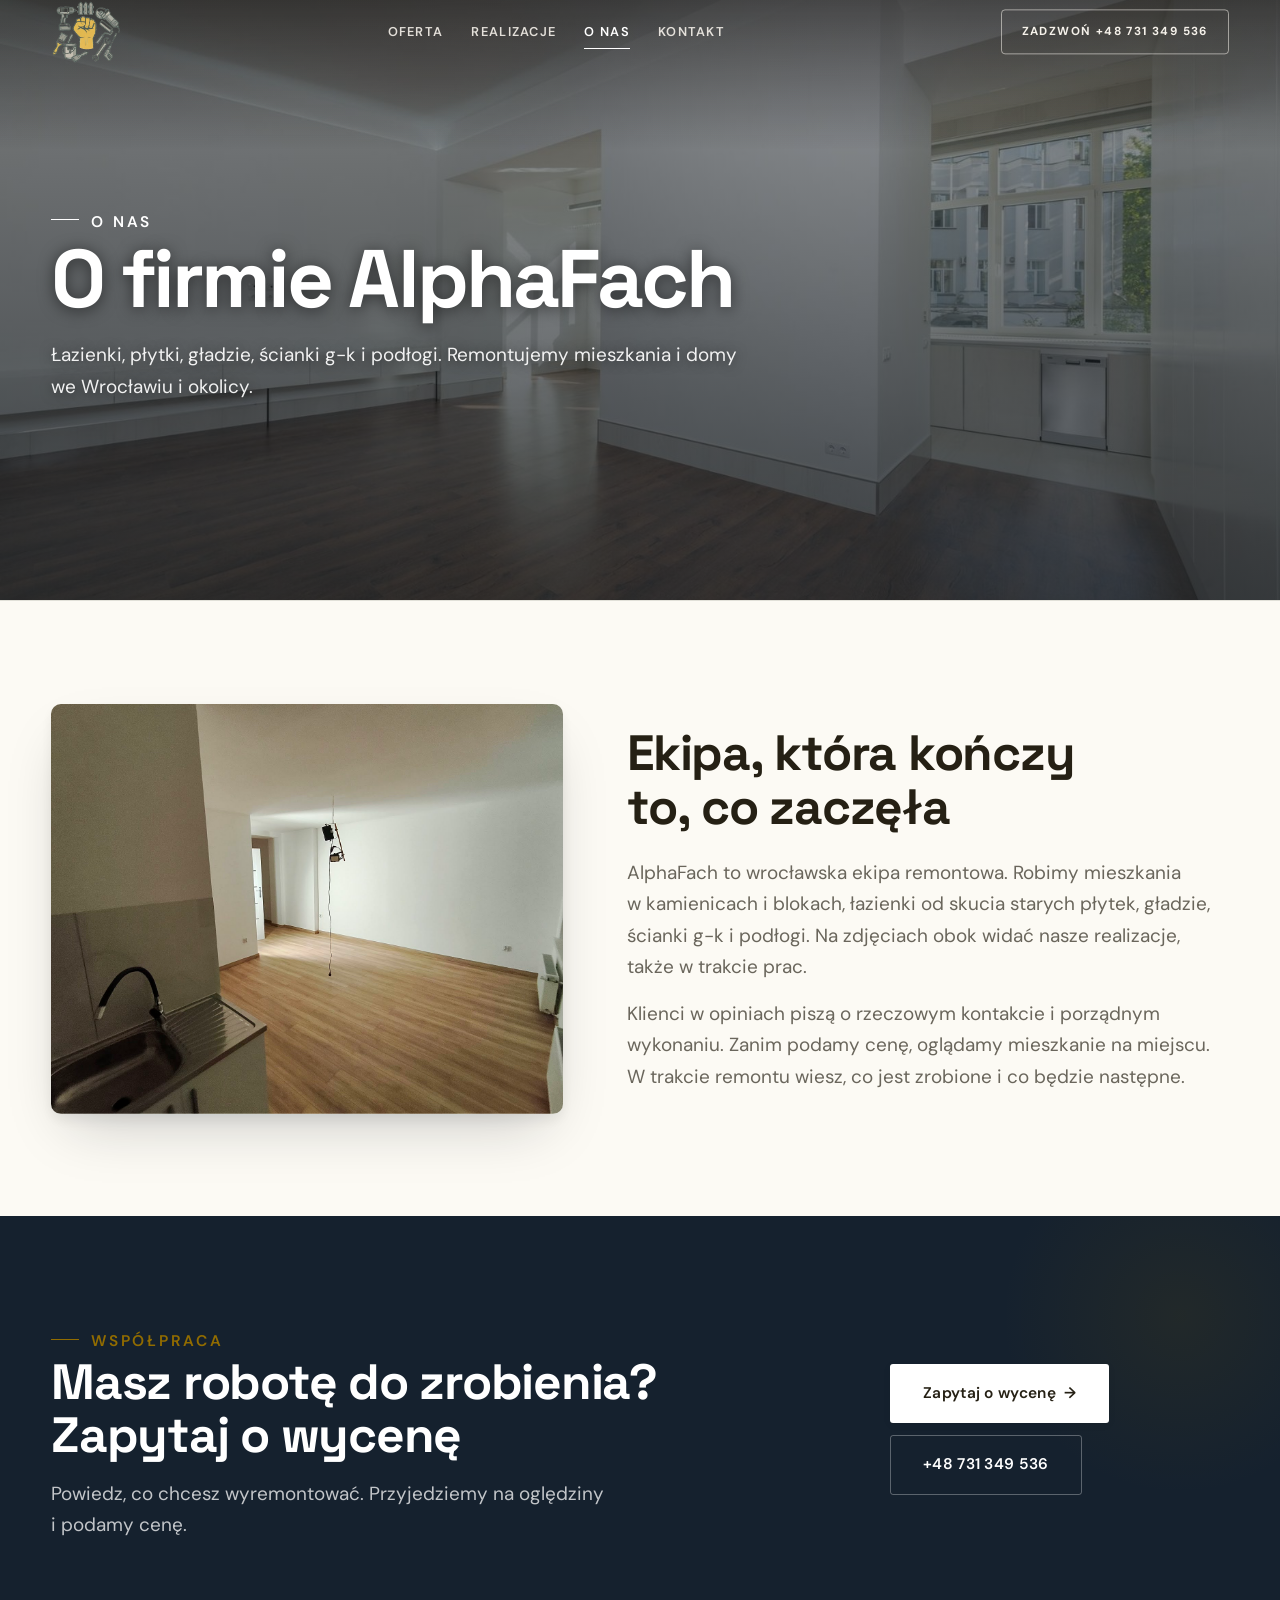
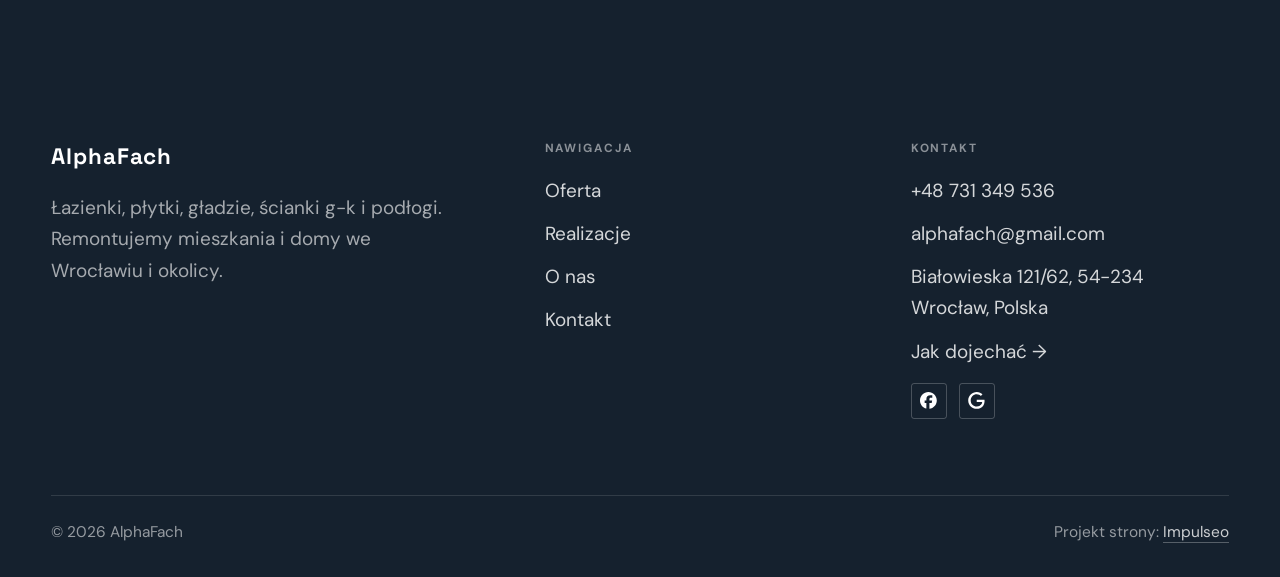
<file: o-nas.html>
<!DOCTYPE html>
<html lang="pl">
<head>
<meta charset="UTF-8">
<meta name="viewport" content="width=device-width, initial-scale=1.0">
<title>O nas - AlphaFach</title>
<meta name="description" content="AlphaFach - remonty i wykończenia mieszkań i domów we Wrocławiu. Łazienki, płytki, gładzie, płyty g-k, panele i malowanie. Ocena 5 w Google.">
<link rel="canonical" href="https://kris20032.github.io/alphafach/o-nas.html">
<meta name="robots" content="noindex, nofollow">
<meta property="og:type" content="website">
<meta property="og:locale" content="pl_PL">
<meta property="og:site_name" content="AlphaFach">
<meta property="og:title" content="O nas - AlphaFach">
<meta property="og:description" content="AlphaFach - remonty i wykończenia mieszkań i domów we Wrocławiu. Łazienki, płytki, gładzie, płyty g-k, panele i malowanie. Ocena 5 w Google.">
<meta property="og:url" content="https://kris20032.github.io/alphafach/o-nas.html">
<meta property="og:image" content="https://kris20032.github.io/alphafach/img/og.jpg">
<meta property="og:image:width" content="1200">
<meta property="og:image:height" content="630">
<meta name="twitter:card" content="summary_large_image">
<link rel="preconnect" href="https://fonts.googleapis.com">
<link rel="preconnect" href="https://fonts.gstatic.com" crossorigin>
<link href="https://fonts.googleapis.com/css2?family=Space+Grotesk:wght@500;600;700&family=DM+Sans:opsz,wght@9..40,400;9..40,500;9..40,600&display=swap" rel="stylesheet">
<link rel="stylesheet" href="assets/styles.css?v=af11c227">
</head>
<body>

<header class="nav">
  <div class="wrap nav-inner">
    <a class="brand brand-has-logo" href="index.html"><img class="brand-logo" src="img/logo.png" alt="AlphaFach" width="479" height="441" decoding="async"></a>
    <nav class="nav-links">
      <a href="oferta.html">Oferta</a>
      <a href="realizacje.html">Realizacje</a>
      <a href="o-nas.html" class="active" aria-current="page">O nas</a>
      <a href="kontakt.html">Kontakt</a>
      <a href="tel:+48731349536" class="btn btn-accent">Zadzwoń +48 731 349 536</a>
    </nav>
    <button class="nav-toggle" aria-label="Menu"><span></span><span></span><span></span></button>
  </div>
</header>

<main>
<section class="pagehead">
  <img src="img/ph2.jpg" alt="AlphaFach - O firmie AlphaFach">
  <div class="wrap">
    <span class="eyebrow">O nas</span>
    <h1>O firmie AlphaFach</h1>
    <p>Łazienki, płytki, gładzie, ścianki g-k i podłogi. Remontujemy mieszkania i domy we Wrocławiu i okolicy.</p>
  </div>
</section>
<section>
  <div class="wrap split">
    <div class="split-art reveal"><img src="img/g2.jpg" alt="AlphaFach" loading="lazy" width="1600" height="1200" decoding="async"></div>
    <div class="split-copy reveal">
      <h2>Ekipa, która kończy to, co zaczęła</h2>
      <p class="muted">AlphaFach to wrocławska ekipa remontowa. Robimy mieszkania w kamienicach i blokach, łazienki od skucia starych płytek, gładzie, ścianki g-k i podłogi. Na zdjęciach obok widać nasze realizacje, także w trakcie prac.</p>
      <p class="muted">Klienci w opiniach piszą o rzeczowym kontakcie i porządnym wykonaniu. Zanim podamy cenę, oglądamy mieszkanie na miejscu. W trakcie remontu wiesz, co jest zrobione i co będzie następne.</p>
    </div>
  </div>
</section>


<section class="cta">
  <div class="wrap">
    <div class="reveal">
      <span class="eyebrow">Współpraca</span>
      <h2>Masz robotę do zrobienia? Zapytaj o wycenę</h2>
      <p>Powiedz, co chcesz wyremontować. Przyjedziemy na oględziny i podamy cenę.</p>
    </div>
    <div class="cta-actions reveal">
      <a href="kontakt.html" class="btn btn-light">Zapytaj o wycenę <span class="arr">→</span></a>
      <a href="tel:+48731349536" class="btn btn-ghost btn-ghost-cta">+48 731 349 536</a>
    </div>
  </div>
</section>
</main>

<footer>
  <div class="wrap">
    <div class="foot-grid">
      <div class="foot-brand">
        <div class="name">AlphaFach</div>
        <p>Łazienki, płytki, gładzie, ścianki g-k i podłogi. Remontujemy mieszkania i domy we Wrocławiu i okolicy.</p>
      </div>
      <div class="foot-col">
        <h4>Nawigacja</h4>
        <a href="oferta.html">Oferta</a>
        <a href="realizacje.html">Realizacje</a>
        <a href="o-nas.html">O nas</a>
        <a href="kontakt.html">Kontakt</a>
      </div>
      <div class="foot-col">
        <h4>Kontakt</h4>
        <a href="tel:+48731349536">+48 731 349 536</a>
        <a href="mailto:alphafach@gmail.com">alphafach@gmail.com</a>
        <p>Białowieska 121/62, 54-234 Wrocław, Polska</p>
        <a href="https://maps.google.com/?cid=6789358244591966393&g_mp=Cidnb29nbGUubWFwcy5wbGFjZXMudjEuUGxhY2VzLlNlYXJjaFRleHQQAhgEIAA" target="_blank" rel="noopener">Jak dojechać →</a>
      <div class="foot-soc">
        <a class="soc" href="https://www.facebook.com/AlphaFach/" target="_blank" rel="noopener" aria-label="Facebook - AlphaFach"><svg viewBox="0 0 24 24" aria-hidden="true" focusable="false"><path d="M9.101 23.691v-7.98H6.627v-3.667h2.474v-1.58c0-4.085 1.848-5.978 5.858-5.978.401 0 .955.042 1.468.103a8.68 8.68 0 0 1 1.141.195v3.325a8.623 8.623 0 0 0-.653-.036 26.805 26.805 0 0 0-.733-.009c-.707 0-1.259.096-1.675.309a1.686 1.686 0 0 0-.679.622c-.258.42-.374.995-.374 1.752v1.297h3.919l-.386 2.103-.287 1.564h-3.246v8.245C19.396 23.238 24 18.179 24 12.044c0-6.627-5.373-12-12-12s-12 5.373-12 12c0 5.628 3.874 10.35 9.101 11.647Z" fill="currentColor"/></svg></a>
        <a class="soc" href="https://maps.google.com/?cid=6789358244591966393&g_mp=Cidnb29nbGUubWFwcy5wbGFjZXMudjEuUGxhY2VzLlNlYXJjaFRleHQQAhgEIAA" target="_blank" rel="noopener" aria-label="Google - AlphaFach"><svg viewBox="0 0 24 24" aria-hidden="true" focusable="false"><path d="M12.48 10.92v3.28h7.84c-.24 1.84-.853 3.187-1.787 4.133-1.147 1.147-2.933 2.4-6.053 2.4-4.827 0-8.6-3.893-8.6-8.72s3.773-8.72 8.6-8.72c2.6 0 4.507 1.027 5.907 2.347l2.307-2.307C18.747 1.44 16.133 0 12.48 0 5.867 0 .307 5.387.307 12s5.56 12 12.173 12c3.573 0 6.267-1.173 8.373-3.36 2.16-2.16 2.84-5.213 2.84-7.667 0-.76-.053-1.467-.173-2.053H12.48z" fill="currentColor"/></svg></a>
      </div>
      </div>
    </div>
    <div class="foot-bot">
      <span>© 2026 AlphaFach</span>
      <span>Projekt strony: <a class="foot-credit" href="https://impulseo.pl" target="_blank" rel="noopener">Impulseo</a></span>
    </div>
  </div>
</footer>
<div class="sticky-call"><a class="sc-call" href="tel:+48731349536"><svg class="ico-tel" width="16" height="16" viewBox="0 0 24 24" fill="none" aria-hidden="true"><path d="M6.6 10.8a15.5 15.5 0 0 0 6.6 6.6l2.2-2.2a1 1 0 0 1 1-.24 11.4 11.4 0 0 0 3.6.58 1 1 0 0 1 1 1V20a1 1 0 0 1-1 1A17 17 0 0 1 3 4a1 1 0 0 1 1-1h3.5a1 1 0 0 1 1 1c0 1.25.2 2.46.58 3.6a1 1 0 0 1-.25 1l-2.23 2.2Z" fill="currentColor"/></svg> Zadzwoń</a><a class="sc-quote" href="kontakt.html">Zapytaj o wycenę</a></div>
<div class="demo-wazne" data-do="2026-11-03" data-cykl="3" hidden><svg class="dw-ico" width="13" height="13" viewBox="0 0 24 24" fill="none" aria-hidden="true"><circle cx="12" cy="12" r="8.6" stroke="currentColor" stroke-width="1.8"/><path d="M12 7.2V12l3.3 2" stroke="currentColor" stroke-width="1.8" stroke-linecap="round"/></svg><span class="dw-txt"></span></div>

<script src="assets/main.js"></script>
</body>
</html>
</file>
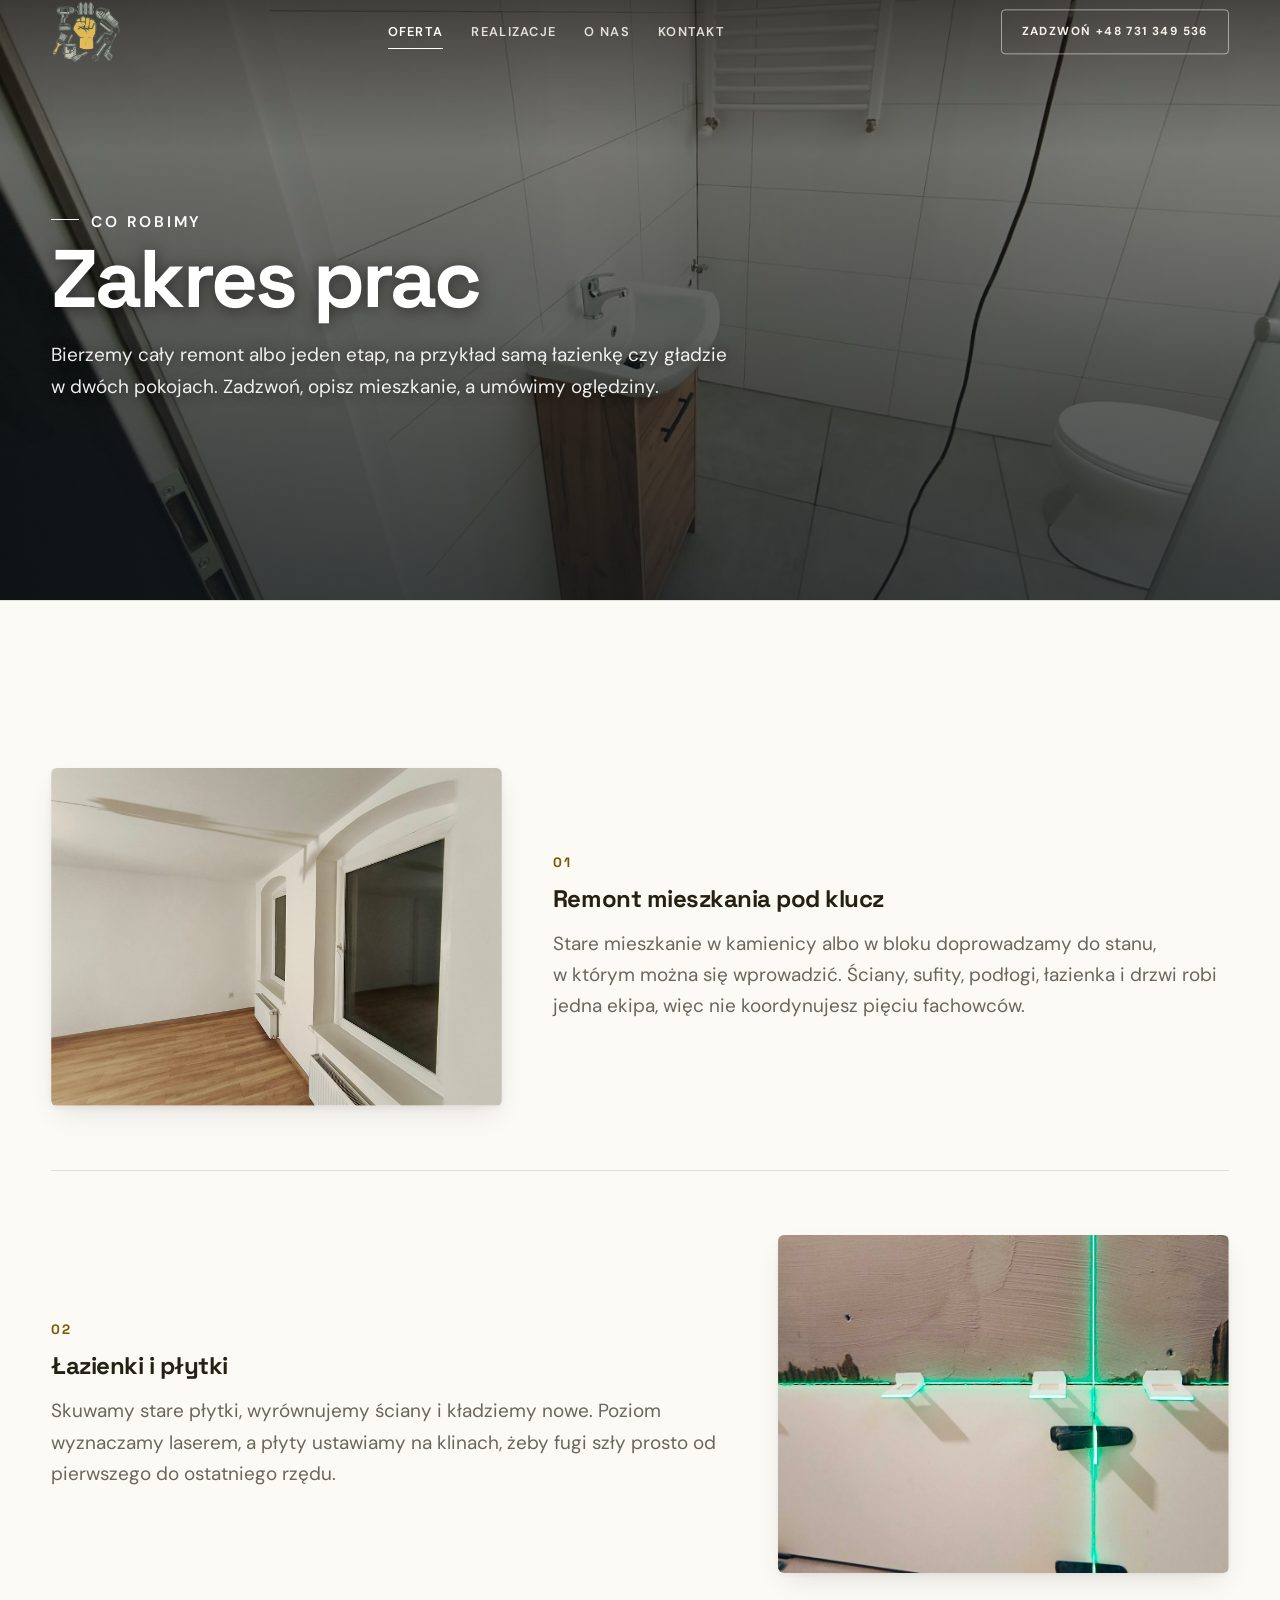
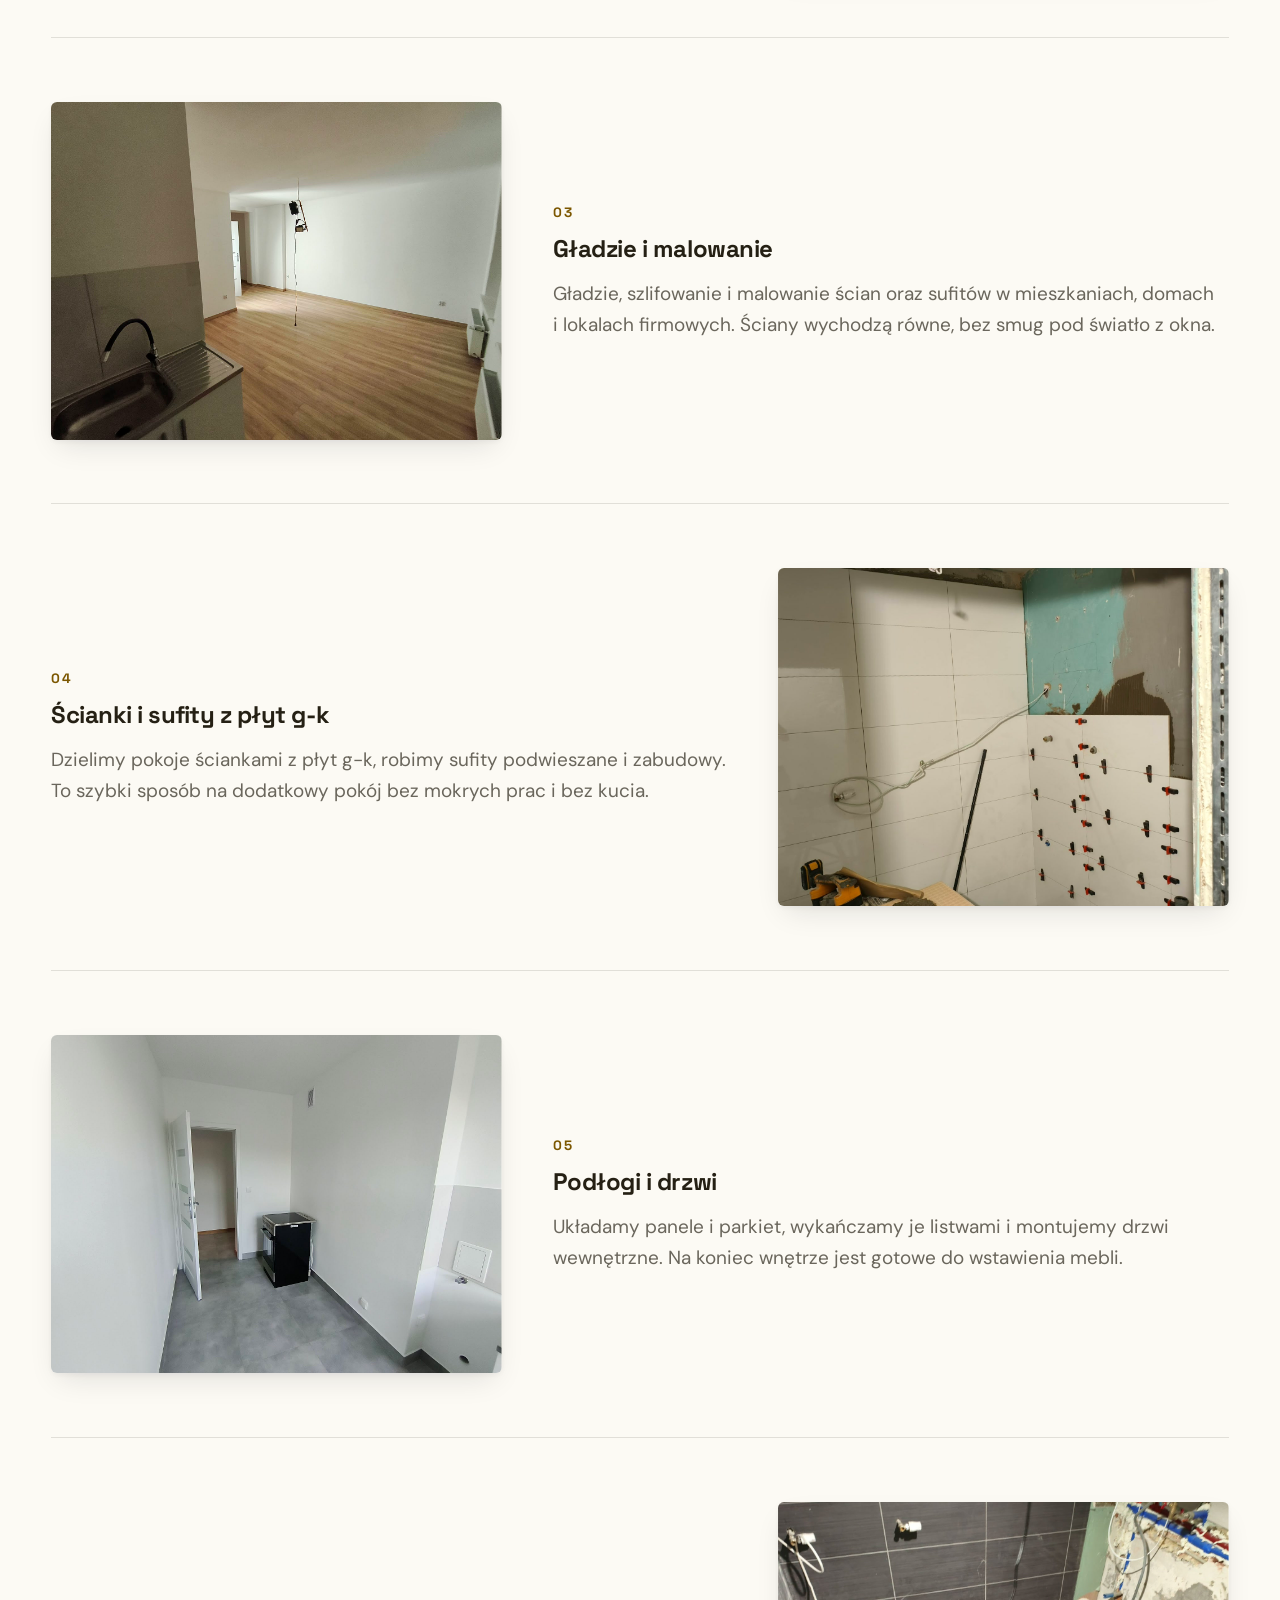
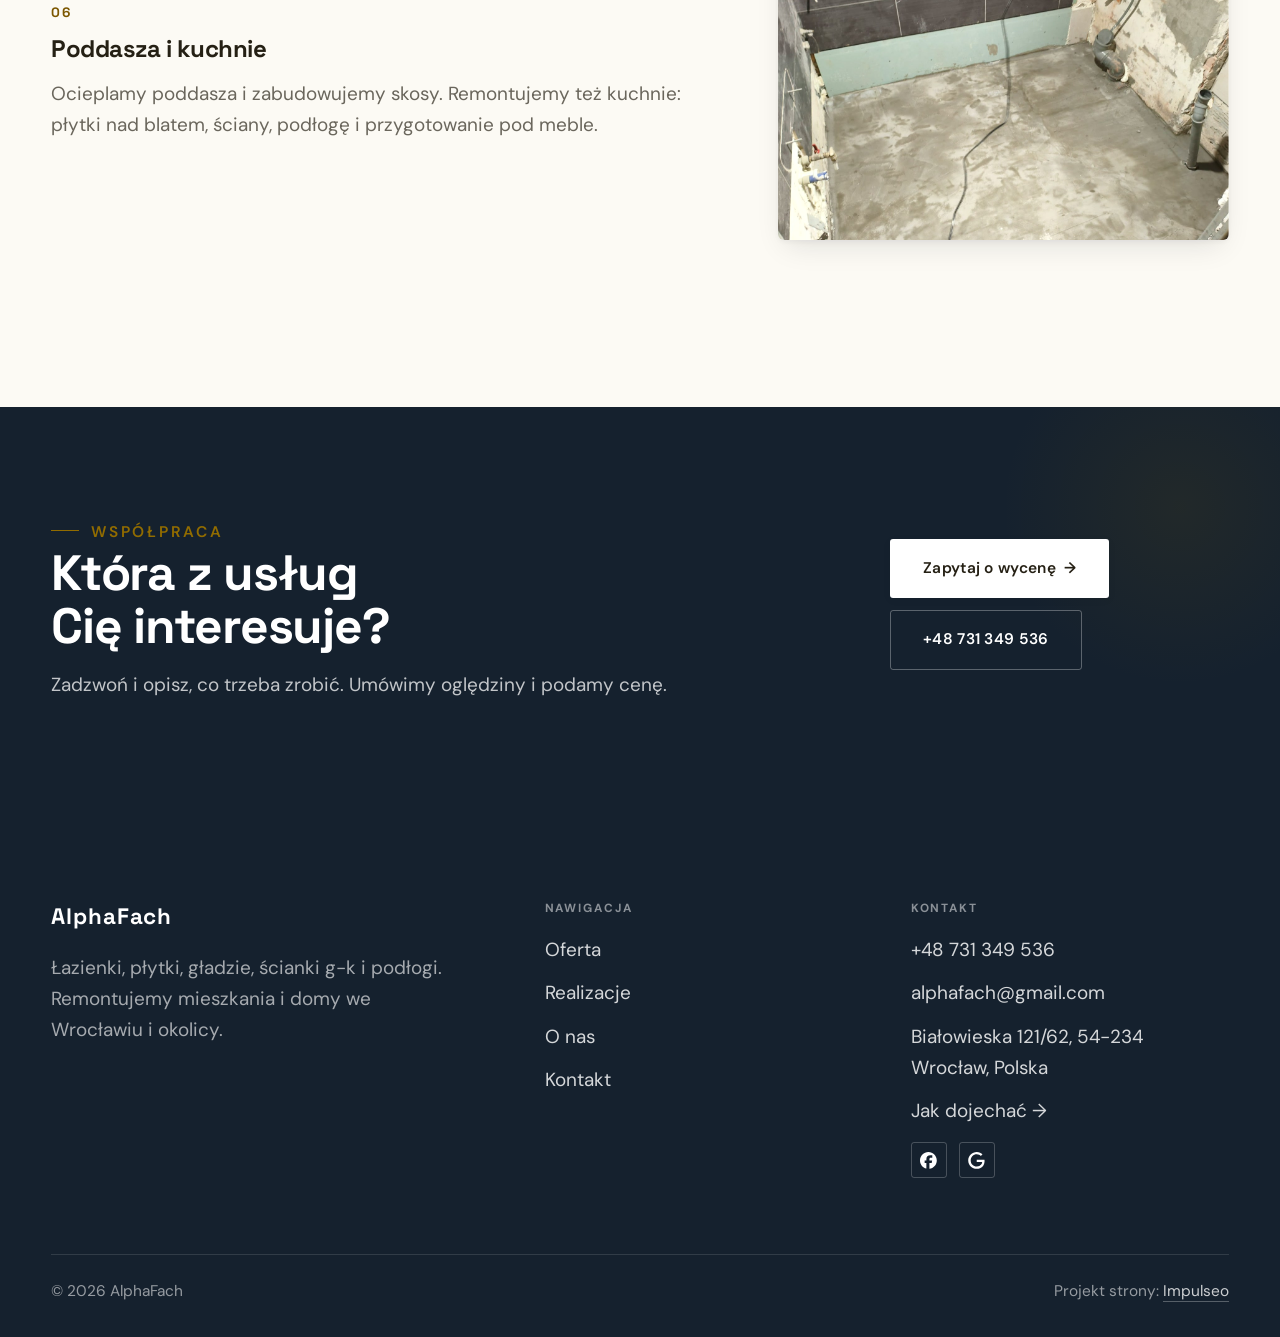
<file: oferta.html>
<!DOCTYPE html>
<html lang="pl">
<head>
<meta charset="UTF-8">
<meta name="viewport" content="width=device-width, initial-scale=1.0">
<title>Oferta - AlphaFach</title>
<meta name="description" content="AlphaFach - remonty i wykończenia mieszkań i domów we Wrocławiu. Łazienki, płytki, gładzie, płyty g-k, panele i malowanie. Ocena 5 w Google.">
<link rel="canonical" href="https://kris20032.github.io/alphafach/oferta.html">
<meta name="robots" content="noindex, nofollow">
<meta property="og:type" content="website">
<meta property="og:locale" content="pl_PL">
<meta property="og:site_name" content="AlphaFach">
<meta property="og:title" content="Oferta - AlphaFach">
<meta property="og:description" content="AlphaFach - remonty i wykończenia mieszkań i domów we Wrocławiu. Łazienki, płytki, gładzie, płyty g-k, panele i malowanie. Ocena 5 w Google.">
<meta property="og:url" content="https://kris20032.github.io/alphafach/oferta.html">
<meta property="og:image" content="https://kris20032.github.io/alphafach/img/og.jpg">
<meta property="og:image:width" content="1200">
<meta property="og:image:height" content="630">
<meta name="twitter:card" content="summary_large_image">
<link rel="preconnect" href="https://fonts.googleapis.com">
<link rel="preconnect" href="https://fonts.gstatic.com" crossorigin>
<link href="https://fonts.googleapis.com/css2?family=Space+Grotesk:wght@500;600;700&family=DM+Sans:opsz,wght@9..40,400;9..40,500;9..40,600&display=swap" rel="stylesheet">
<link rel="stylesheet" href="assets/styles.css?v=af11c227">
</head>
<body>

<header class="nav">
  <div class="wrap nav-inner">
    <a class="brand brand-has-logo" href="index.html"><img class="brand-logo" src="img/logo.png" alt="AlphaFach" width="479" height="441" decoding="async"></a>
    <nav class="nav-links">
      <a href="oferta.html" class="active" aria-current="page">Oferta</a>
      <a href="realizacje.html">Realizacje</a>
      <a href="o-nas.html">O nas</a>
      <a href="kontakt.html">Kontakt</a>
      <a href="tel:+48731349536" class="btn btn-accent">Zadzwoń +48 731 349 536</a>
    </nav>
    <button class="nav-toggle" aria-label="Menu"><span></span><span></span><span></span></button>
  </div>
</header>

<main>
<section class="pagehead">
  <img src="img/g3.jpg" alt="AlphaFach - Zakres prac" width="1550" height="1146" decoding="async">
  <div class="wrap">
    <span class="eyebrow">Co robimy</span>
    <h1>Zakres prac</h1>
    <p>Bierzemy cały remont albo jeden etap, na przykład samą łazienkę czy gładzie w dwóch pokojach. Zadzwoń, opisz mieszkanie, a umówimy oględziny.</p>
  </div>
</section>
<section>
  <div class="wrap">
    <div class="svc-row reveal">
      <div class="svc-row-art"><img src="img/g1.jpg" alt="Remont mieszkania pod klucz" loading="lazy" width="1600" height="1200" decoding="async"></div>
      <div>
        <span class="num">01</span>
        <h3>Remont mieszkania pod klucz</h3>
        <p class="muted">Stare mieszkanie w kamienicy albo w bloku doprowadzamy do stanu, w którym można się wprowadzić. Ściany, sufity, podłogi, łazienka i drzwi robi jedna ekipa, więc nie koordynujesz pięciu fachowców.</p>
      </div>
    </div>
    <div class="svc-row rev reveal">
      <div class="svc-row-art"><img src="img/g5.jpg" alt="Łazienki i płytki" loading="lazy" width="1546" height="762" decoding="async"></div>
      <div>
        <span class="num">02</span>
        <h3>Łazienki i płytki</h3>
        <p class="muted">Skuwamy stare płytki, wyrównujemy ściany i kładziemy nowe. Poziom wyznaczamy laserem, a płyty ustawiamy na klinach, żeby fugi szły prosto od pierwszego do ostatniego rzędu.</p>
      </div>
    </div>
    <div class="svc-row reveal">
      <div class="svc-row-art"><img src="img/g2.jpg" alt="Gładzie i malowanie" loading="lazy" width="1600" height="1200" decoding="async"></div>
      <div>
        <span class="num">03</span>
        <h3>Gładzie i malowanie</h3>
        <p class="muted">Gładzie, szlifowanie i malowanie ścian oraz sufitów w mieszkaniach, domach i lokalach firmowych. Ściany wychodzą równe, bez smug pod światło z okna.</p>
      </div>
    </div>
    <div class="svc-row rev reveal">
      <div class="svc-row-art"><img src="img/g6.jpg" alt="Ścianki i sufity z płyt g-k" loading="lazy" width="1502" height="1084" decoding="async"></div>
      <div>
        <span class="num">04</span>
        <h3>Ścianki i sufity z płyt g-k</h3>
        <p class="muted">Dzielimy pokoje ściankami z płyt g-k, robimy sufity podwieszane i zabudowy. To szybki sposób na dodatkowy pokój bez mokrych prac i bez kucia.</p>
      </div>
    </div>
    <div class="svc-row reveal">
      <div class="svc-row-art"><img src="img/g7.jpg" alt="Podłogi i drzwi" loading="lazy" width="1600" height="1200" decoding="async"></div>
      <div>
        <span class="num">05</span>
        <h3>Podłogi i drzwi</h3>
        <p class="muted">Układamy panele i parkiet, wykańczamy je listwami i montujemy drzwi wewnętrzne. Na koniec wnętrze jest gotowe do wstawienia mebli.</p>
      </div>
    </div>
    <div class="svc-row rev reveal">
      <div class="svc-row-art"><img src="img/g8.jpg" alt="Poddasza i kuchnie" loading="lazy" width="1502" height="1084" decoding="async"></div>
      <div>
        <span class="num">06</span>
        <h3>Poddasza i kuchnie</h3>
        <p class="muted">Ocieplamy poddasza i zabudowujemy skosy. Remontujemy też kuchnie: płytki nad blatem, ściany, podłogę i przygotowanie pod meble.</p>
      </div>
    </div>
  </div>
</section>

<section class="cta">
  <div class="wrap">
    <div class="reveal">
      <span class="eyebrow">Współpraca</span>
      <h2>Która z usług Cię interesuje?</h2>
      <p>Zadzwoń i opisz, co trzeba zrobić. Umówimy oględziny i podamy cenę.</p>
    </div>
    <div class="cta-actions reveal">
      <a href="kontakt.html" class="btn btn-light">Zapytaj o wycenę <span class="arr">→</span></a>
      <a href="tel:+48731349536" class="btn btn-ghost btn-ghost-cta">+48 731 349 536</a>
    </div>
  </div>
</section>
</main>

<footer>
  <div class="wrap">
    <div class="foot-grid">
      <div class="foot-brand">
        <div class="name">AlphaFach</div>
        <p>Łazienki, płytki, gładzie, ścianki g-k i podłogi. Remontujemy mieszkania i domy we Wrocławiu i okolicy.</p>
      </div>
      <div class="foot-col">
        <h4>Nawigacja</h4>
        <a href="oferta.html">Oferta</a>
        <a href="realizacje.html">Realizacje</a>
        <a href="o-nas.html">O nas</a>
        <a href="kontakt.html">Kontakt</a>
      </div>
      <div class="foot-col">
        <h4>Kontakt</h4>
        <a href="tel:+48731349536">+48 731 349 536</a>
        <a href="mailto:alphafach@gmail.com">alphafach@gmail.com</a>
        <p>Białowieska 121/62, 54-234 Wrocław, Polska</p>
        <a href="https://maps.google.com/?cid=6789358244591966393&g_mp=Cidnb29nbGUubWFwcy5wbGFjZXMudjEuUGxhY2VzLlNlYXJjaFRleHQQAhgEIAA" target="_blank" rel="noopener">Jak dojechać →</a>
      <div class="foot-soc">
        <a class="soc" href="https://www.facebook.com/AlphaFach/" target="_blank" rel="noopener" aria-label="Facebook - AlphaFach"><svg viewBox="0 0 24 24" aria-hidden="true" focusable="false"><path d="M9.101 23.691v-7.98H6.627v-3.667h2.474v-1.58c0-4.085 1.848-5.978 5.858-5.978.401 0 .955.042 1.468.103a8.68 8.68 0 0 1 1.141.195v3.325a8.623 8.623 0 0 0-.653-.036 26.805 26.805 0 0 0-.733-.009c-.707 0-1.259.096-1.675.309a1.686 1.686 0 0 0-.679.622c-.258.42-.374.995-.374 1.752v1.297h3.919l-.386 2.103-.287 1.564h-3.246v8.245C19.396 23.238 24 18.179 24 12.044c0-6.627-5.373-12-12-12s-12 5.373-12 12c0 5.628 3.874 10.35 9.101 11.647Z" fill="currentColor"/></svg></a>
        <a class="soc" href="https://maps.google.com/?cid=6789358244591966393&g_mp=Cidnb29nbGUubWFwcy5wbGFjZXMudjEuUGxhY2VzLlNlYXJjaFRleHQQAhgEIAA" target="_blank" rel="noopener" aria-label="Google - AlphaFach"><svg viewBox="0 0 24 24" aria-hidden="true" focusable="false"><path d="M12.48 10.92v3.28h7.84c-.24 1.84-.853 3.187-1.787 4.133-1.147 1.147-2.933 2.4-6.053 2.4-4.827 0-8.6-3.893-8.6-8.72s3.773-8.72 8.6-8.72c2.6 0 4.507 1.027 5.907 2.347l2.307-2.307C18.747 1.44 16.133 0 12.48 0 5.867 0 .307 5.387.307 12s5.56 12 12.173 12c3.573 0 6.267-1.173 8.373-3.36 2.16-2.16 2.84-5.213 2.84-7.667 0-.76-.053-1.467-.173-2.053H12.48z" fill="currentColor"/></svg></a>
      </div>
      </div>
    </div>
    <div class="foot-bot">
      <span>© 2026 AlphaFach</span>
      <span>Projekt strony: <a class="foot-credit" href="https://impulseo.pl" target="_blank" rel="noopener">Impulseo</a></span>
    </div>
  </div>
</footer>
<div class="sticky-call"><a class="sc-call" href="tel:+48731349536"><svg class="ico-tel" width="16" height="16" viewBox="0 0 24 24" fill="none" aria-hidden="true"><path d="M6.6 10.8a15.5 15.5 0 0 0 6.6 6.6l2.2-2.2a1 1 0 0 1 1-.24 11.4 11.4 0 0 0 3.6.58 1 1 0 0 1 1 1V20a1 1 0 0 1-1 1A17 17 0 0 1 3 4a1 1 0 0 1 1-1h3.5a1 1 0 0 1 1 1c0 1.25.2 2.46.58 3.6a1 1 0 0 1-.25 1l-2.23 2.2Z" fill="currentColor"/></svg> Zadzwoń</a><a class="sc-quote" href="kontakt.html">Zapytaj o wycenę</a></div>
<div class="demo-wazne" data-do="2026-11-03" data-cykl="3" hidden><svg class="dw-ico" width="13" height="13" viewBox="0 0 24 24" fill="none" aria-hidden="true"><circle cx="12" cy="12" r="8.6" stroke="currentColor" stroke-width="1.8"/><path d="M12 7.2V12l3.3 2" stroke="currentColor" stroke-width="1.8" stroke-linecap="round"/></svg><span class="dw-txt"></span></div>

<script src="assets/main.js"></script>
</body>
</html>
</file>
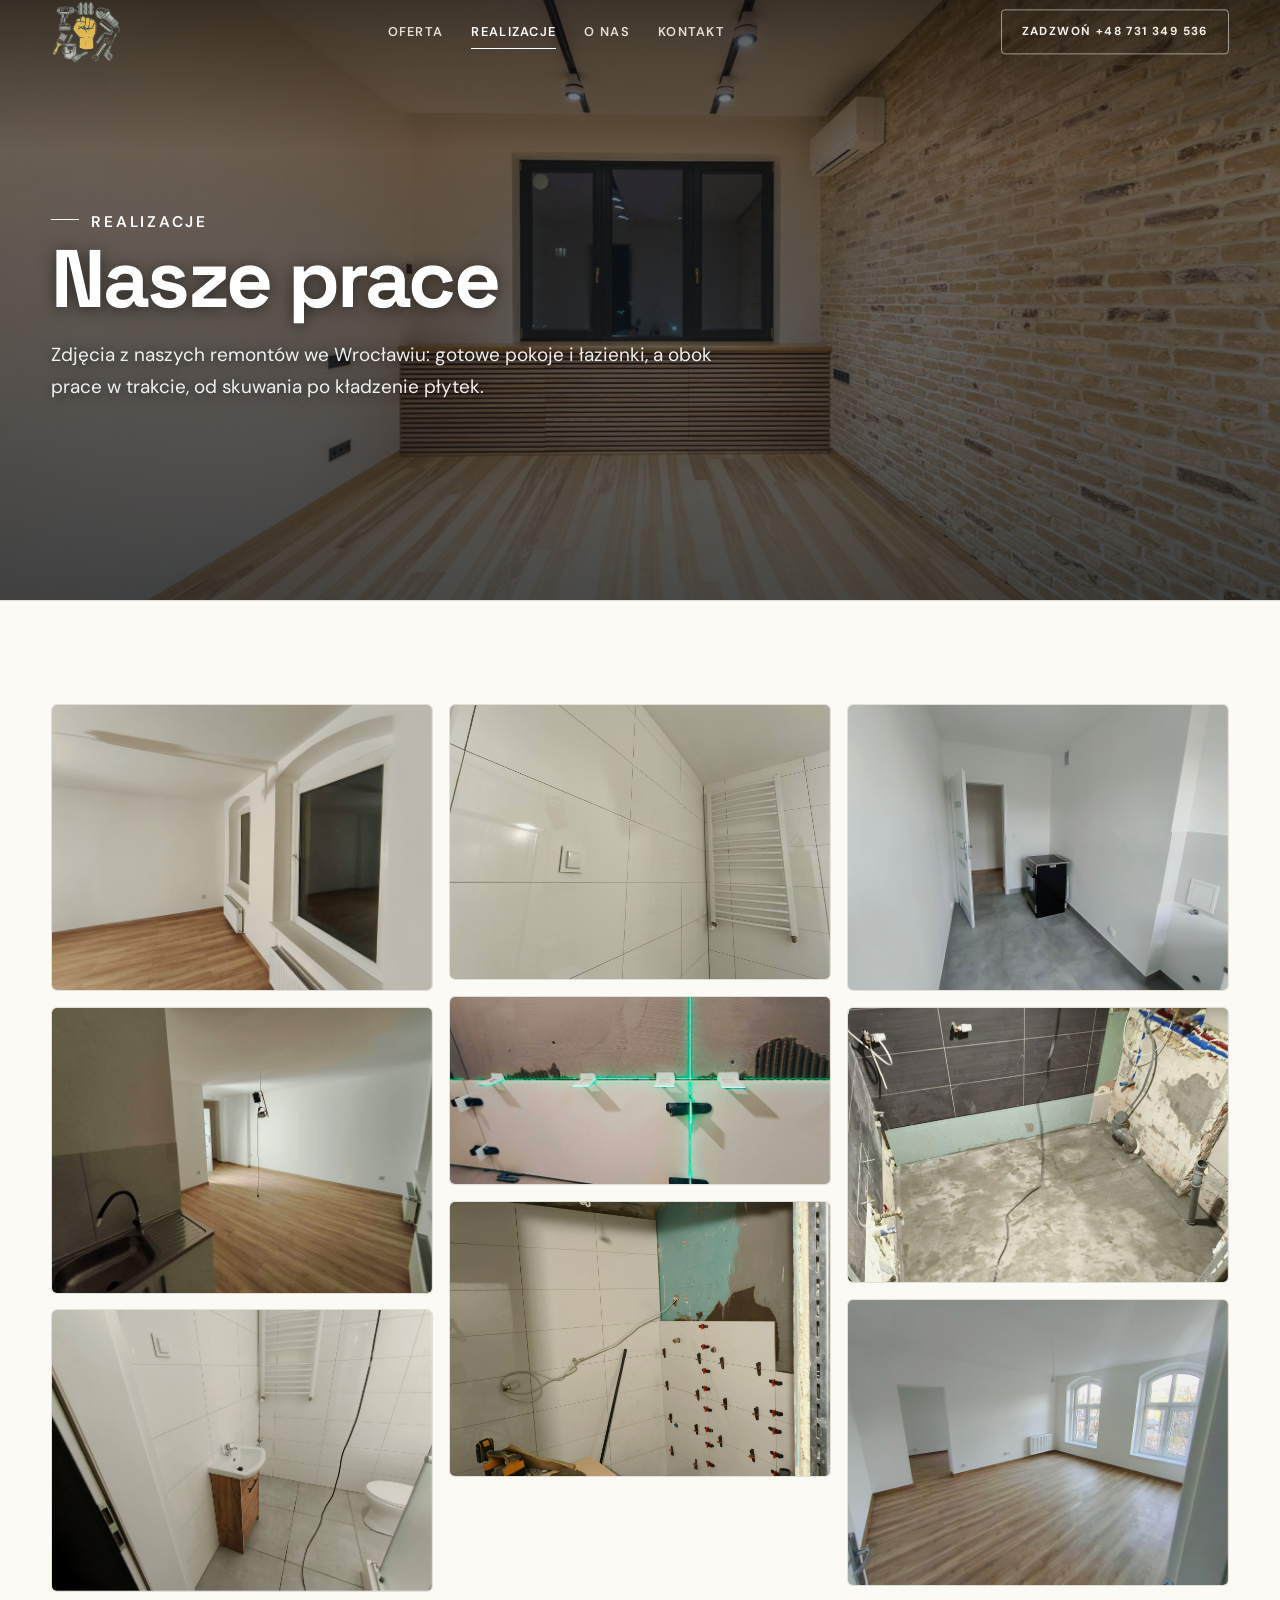
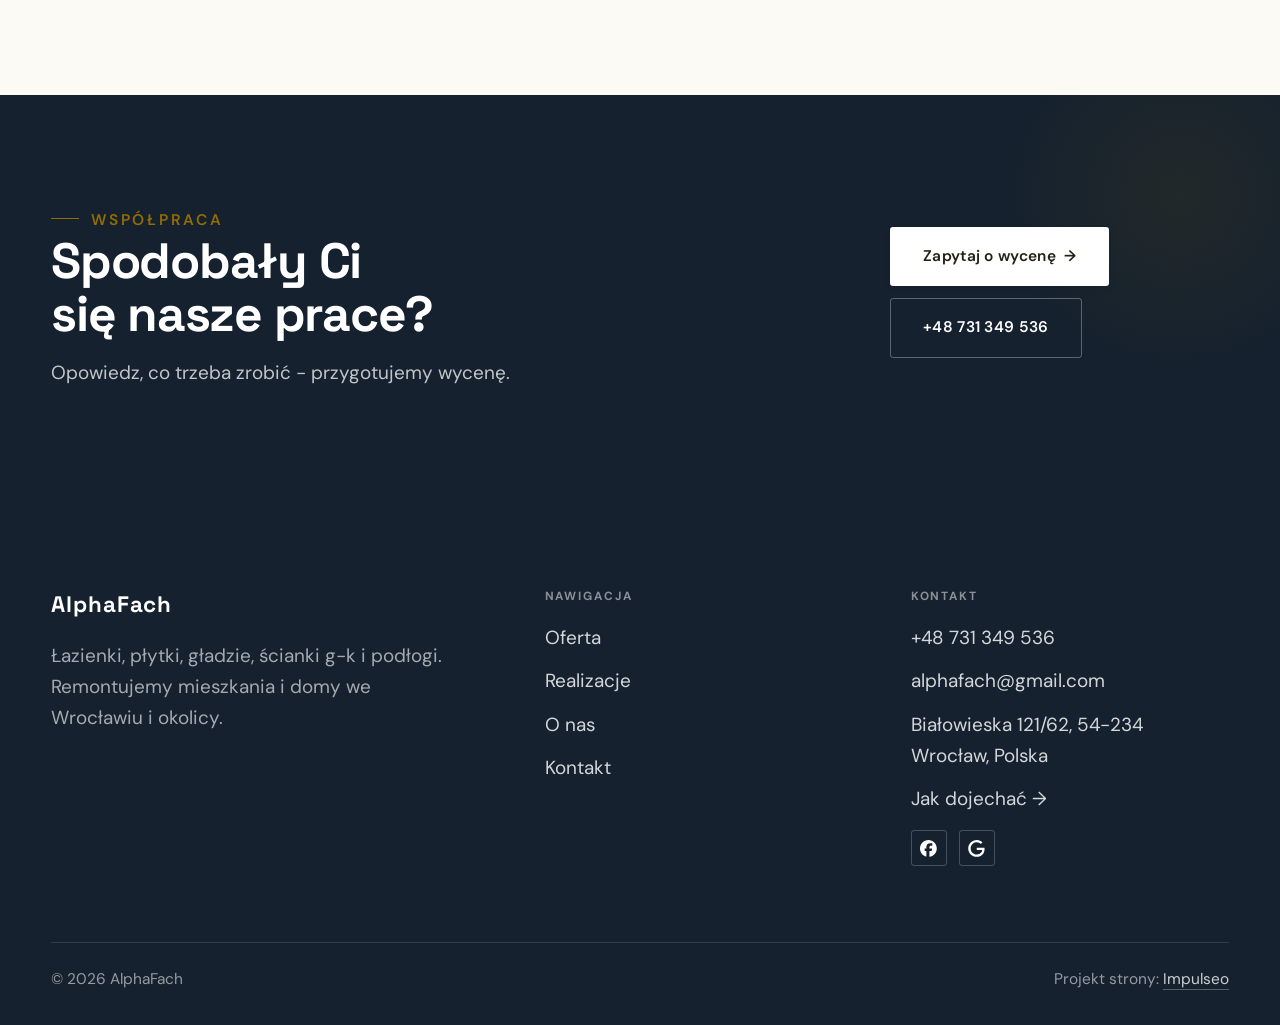
<file: realizacje.html>
<!DOCTYPE html>
<html lang="pl">
<head>
<meta charset="UTF-8">
<meta name="viewport" content="width=device-width, initial-scale=1.0">
<title>Realizacje - AlphaFach</title>
<meta name="description" content="Realizacje AlphaFach: ">
<link rel="canonical" href="https://kris20032.github.io/alphafach/realizacje.html">
<meta name="robots" content="noindex, nofollow">
<meta property="og:type" content="website">
<meta property="og:locale" content="pl_PL">
<meta property="og:site_name" content="AlphaFach">
<meta property="og:title" content="Realizacje - AlphaFach">
<meta property="og:description" content="Realizacje AlphaFach: ">
<meta property="og:url" content="https://kris20032.github.io/alphafach/realizacje.html">
<meta property="og:image" content="https://kris20032.github.io/alphafach/img/og.jpg">
<meta property="og:image:width" content="1200">
<meta property="og:image:height" content="630">
<meta name="twitter:card" content="summary_large_image">
<link rel="preconnect" href="https://fonts.googleapis.com">
<link rel="preconnect" href="https://fonts.gstatic.com" crossorigin>
<link href="https://fonts.googleapis.com/css2?family=Space+Grotesk:wght@500;600;700&family=DM+Sans:opsz,wght@9..40,400;9..40,500;9..40,600&display=swap" rel="stylesheet">
<link rel="stylesheet" href="assets/styles.css?v=af11c227">
</head>
<body>

<header class="nav">
  <div class="wrap nav-inner">
    <a class="brand brand-has-logo" href="index.html"><img class="brand-logo" src="img/logo.png" alt="AlphaFach" width="479" height="441" decoding="async"></a>
    <nav class="nav-links">
      <a href="oferta.html">Oferta</a>
      <a href="realizacje.html" class="active" aria-current="page">Realizacje</a>
      <a href="o-nas.html">O nas</a>
      <a href="kontakt.html">Kontakt</a>
      <a href="tel:+48731349536" class="btn btn-accent">Zadzwoń +48 731 349 536</a>
    </nav>
    <button class="nav-toggle" aria-label="Menu"><span></span><span></span><span></span></button>
  </div>
</header>

<main>
<section class="pagehead">
  <img src="img/ph1.jpg" alt="AlphaFach - Nasze prace">
  <div class="wrap">
    <span class="eyebrow">Realizacje</span>
    <h1>Nasze prace</h1>
    <p>Zdjęcia z naszych remontów we Wrocławiu: gotowe pokoje i łazienki, a obok prace w trakcie, od skuwania po kładzenie płytek.</p>
  </div>
</section>
<section>
  <div class="wrap">
    <div class="gallery-masonry">
      <figure class="m-tile reveal"><img src="img/g1.jpg" alt="AlphaFach" loading="lazy" width="1600" height="1200" decoding="async"></figure>
      <figure class="m-tile reveal"><img src="img/g2.jpg" alt="AlphaFach" loading="lazy" width="1600" height="1200" decoding="async"></figure>
      <figure class="m-tile reveal"><img src="img/g3.jpg" alt="AlphaFach" loading="lazy" width="1550" height="1146" decoding="async"></figure>
      <figure class="m-tile reveal"><img src="img/g4.jpg" alt="AlphaFach" loading="lazy" width="1502" height="1084" decoding="async"></figure>
      <figure class="m-tile reveal"><img src="img/g5.jpg" alt="AlphaFach" loading="lazy" width="1546" height="762" decoding="async"></figure>
      <figure class="m-tile reveal"><img src="img/g6.jpg" alt="AlphaFach" loading="lazy" width="1502" height="1084" decoding="async"></figure>
      <figure class="m-tile reveal"><img src="img/g7.jpg" alt="AlphaFach" loading="lazy" width="1600" height="1200" decoding="async"></figure>
      <figure class="m-tile reveal"><img src="img/g8.jpg" alt="AlphaFach" loading="lazy" width="1502" height="1084" decoding="async"></figure>
      <figure class="m-tile reveal"><img src="img/about.jpg" alt="AlphaFach" loading="lazy" width="1600" height="1200" decoding="async"></figure>
    </div>
  </div>
</section>
<section class="cta">
  <div class="wrap">
    <div class="reveal">
      <span class="eyebrow">Współpraca</span>
      <h2>Spodobały Ci się nasze prace?</h2>
      <p>Opowiedz, co trzeba zrobić - przygotujemy wycenę.</p>
    </div>
    <div class="cta-actions reveal">
      <a href="kontakt.html" class="btn btn-light">Zapytaj o wycenę <span class="arr">→</span></a>
      <a href="tel:+48731349536" class="btn btn-ghost btn-ghost-cta">+48 731 349 536</a>
    </div>
  </div>
</section>
</main>

<footer>
  <div class="wrap">
    <div class="foot-grid">
      <div class="foot-brand">
        <div class="name">AlphaFach</div>
        <p>Łazienki, płytki, gładzie, ścianki g-k i podłogi. Remontujemy mieszkania i domy we Wrocławiu i okolicy.</p>
      </div>
      <div class="foot-col">
        <h4>Nawigacja</h4>
        <a href="oferta.html">Oferta</a>
        <a href="realizacje.html">Realizacje</a>
        <a href="o-nas.html">O nas</a>
        <a href="kontakt.html">Kontakt</a>
      </div>
      <div class="foot-col">
        <h4>Kontakt</h4>
        <a href="tel:+48731349536">+48 731 349 536</a>
        <a href="mailto:alphafach@gmail.com">alphafach@gmail.com</a>
        <p>Białowieska 121/62, 54-234 Wrocław, Polska</p>
        <a href="https://maps.google.com/?cid=6789358244591966393&g_mp=Cidnb29nbGUubWFwcy5wbGFjZXMudjEuUGxhY2VzLlNlYXJjaFRleHQQAhgEIAA" target="_blank" rel="noopener">Jak dojechać →</a>
      <div class="foot-soc">
        <a class="soc" href="https://www.facebook.com/AlphaFach/" target="_blank" rel="noopener" aria-label="Facebook - AlphaFach"><svg viewBox="0 0 24 24" aria-hidden="true" focusable="false"><path d="M9.101 23.691v-7.98H6.627v-3.667h2.474v-1.58c0-4.085 1.848-5.978 5.858-5.978.401 0 .955.042 1.468.103a8.68 8.68 0 0 1 1.141.195v3.325a8.623 8.623 0 0 0-.653-.036 26.805 26.805 0 0 0-.733-.009c-.707 0-1.259.096-1.675.309a1.686 1.686 0 0 0-.679.622c-.258.42-.374.995-.374 1.752v1.297h3.919l-.386 2.103-.287 1.564h-3.246v8.245C19.396 23.238 24 18.179 24 12.044c0-6.627-5.373-12-12-12s-12 5.373-12 12c0 5.628 3.874 10.35 9.101 11.647Z" fill="currentColor"/></svg></a>
        <a class="soc" href="https://maps.google.com/?cid=6789358244591966393&g_mp=Cidnb29nbGUubWFwcy5wbGFjZXMudjEuUGxhY2VzLlNlYXJjaFRleHQQAhgEIAA" target="_blank" rel="noopener" aria-label="Google - AlphaFach"><svg viewBox="0 0 24 24" aria-hidden="true" focusable="false"><path d="M12.48 10.92v3.28h7.84c-.24 1.84-.853 3.187-1.787 4.133-1.147 1.147-2.933 2.4-6.053 2.4-4.827 0-8.6-3.893-8.6-8.72s3.773-8.72 8.6-8.72c2.6 0 4.507 1.027 5.907 2.347l2.307-2.307C18.747 1.44 16.133 0 12.48 0 5.867 0 .307 5.387.307 12s5.56 12 12.173 12c3.573 0 6.267-1.173 8.373-3.36 2.16-2.16 2.84-5.213 2.84-7.667 0-.76-.053-1.467-.173-2.053H12.48z" fill="currentColor"/></svg></a>
      </div>
      </div>
    </div>
    <div class="foot-bot">
      <span>© 2026 AlphaFach</span>
      <span>Projekt strony: <a class="foot-credit" href="https://impulseo.pl" target="_blank" rel="noopener">Impulseo</a></span>
    </div>
  </div>
</footer>
<div class="sticky-call"><a class="sc-call" href="tel:+48731349536"><svg class="ico-tel" width="16" height="16" viewBox="0 0 24 24" fill="none" aria-hidden="true"><path d="M6.6 10.8a15.5 15.5 0 0 0 6.6 6.6l2.2-2.2a1 1 0 0 1 1-.24 11.4 11.4 0 0 0 3.6.58 1 1 0 0 1 1 1V20a1 1 0 0 1-1 1A17 17 0 0 1 3 4a1 1 0 0 1 1-1h3.5a1 1 0 0 1 1 1c0 1.25.2 2.46.58 3.6a1 1 0 0 1-.25 1l-2.23 2.2Z" fill="currentColor"/></svg> Zadzwoń</a><a class="sc-quote" href="kontakt.html">Zapytaj o wycenę</a></div>
<div class="demo-wazne" data-do="2026-11-03" data-cykl="3" hidden><svg class="dw-ico" width="13" height="13" viewBox="0 0 24 24" fill="none" aria-hidden="true"><circle cx="12" cy="12" r="8.6" stroke="currentColor" stroke-width="1.8"/><path d="M12 7.2V12l3.3 2" stroke="currentColor" stroke-width="1.8" stroke-linecap="round"/></svg><span class="dw-txt"></span></div>

<script src="assets/main.js"></script>
</body>
</html>
</file>
<file: assets/styles.css>
/* ============================================================
   STOLBASZ — premium, architektoniczny B2B fit-out
   Jasna paleta, zero brązu. System wg premium-web-craft.
   Projekt strony: Impulseo (impulseo.pl)
   ============================================================ */

:root{
  /* PALETA — jasna, architektoniczna, chłodna */
  --paper:#F4F6F8;          /* główne tło */
  --paper-2:#E7EBEF;        /* sekcje alternatywne (chłodny jasny szary) */
  --paper-3:#E7EBEF;        /* delikatne wypełnienia */
  --ink:#15212E;            /* tekst główny — chłodny grafit */
  --ink-soft:#243443;       /* nagłówki drugorzędne */
  --muted:#6B7785;          /* tekst poboczny */
  --line:rgba(21,33,46,.12);/* hairline */
  --accent:#E8A317;         /* stonowany petrol-slate — jedyny akcent */
  --accent-d:#C9870C;
  --accent-soft:rgba(232,163,23,.10);
  --dark:#15212E;           /* sekcje ciemne (stopka/CTA) */

  /* HOVER ZDJĘĆ — JEDEN standard dla całego silnika (decyzja K. 04.08.2026, artefakt z wariantami).
     AKTUALNE (K.+Szymon 09.08.2026, wybór z artefaktu 6 wariantów): zoom 1.05 przy 1.4s -
     przy tak długim czasie mocniejszy kadr NIE skacze, tylko „oddycha". Poprzedni standard
     (1.02 / .55s z 04.08) odbierany jako dynamiczny i szybki.
     Spoczynek lekko przygaszony, ale TYLKO tam, gdzie jest mysz (@media hover:hover) —
     na telefonie zdjęcia zostają w pełnej jasności. */
  --img-zoom:1.05;                   /* K.+Szymon 09.08: wariant F z artefaktu porównawczego */
  --img-rest:brightness(.95) saturate(.99);
  --img-hot:brightness(1.06) saturate(1.05);
  --img-dur:1.4s;                    /* K.+Szymon 09.08 (wariant F): powoli = elegancko */
  --img-ease:cubic-bezier(.16,.84,.44,1);  /* miękki ogon, efekt „oddychania" */

  /* ODSTĘPY — skala 4/8 */
  --space-1:4px; --space-2:8px; --space-3:12px; --space-4:16px; --space-5:24px;
  --space-6:32px; --space-7:48px; --space-8:64px; --space-9:96px; --space-10:128px;

  /* TYPOGRAFIA — fluid clamp() (skala podbita 16.07.2026: większe, czytelniejsze litery — uwaga Adama) */
  --text-sm:clamp(.9rem,.87rem + .12vw,1rem);
  --text-base:clamp(1.08rem,1.04rem + .18vw,1.2rem);
  --text-lg:clamp(1.24rem,1.15rem + .34vw,1.44rem);
  --text-h3:clamp(1.34rem,1.22rem + .55vw,1.66rem);
  --text-h2:clamp(2.1rem,1.66rem + 2.1vw,3.1rem);
  --text-h1:clamp(2.9rem,2.1rem + 4vw,5.1rem);

  /* PROMIENIE — architektoniczne, raczej ostre */
  --r-sm:3px; --r-md:6px; --r-lg:10px;

  /* RUCH */
  --ease:cubic-bezier(.25,.46,.45,.94); --dur:.24s;

  /* CIENIE — miękkie, warstwowe */
  --sh-sm:0 1px 2px rgba(16,24,32,.04), 0 2px 8px rgba(16,24,32,.05);
  --sh-md:0 2px 6px rgba(16,24,32,.05), 0 12px 28px -8px rgba(16,24,32,.12);
  --sh-lg:0 6px 14px rgba(16,24,32,.07), 0 26px 56px -18px rgba(16,24,32,.22);

  --hairline:1px solid var(--line);

  --font-display:'Space Grotesk','Inter',sans-serif;
  --font-body:'DM Sans','Inter',sans-serif;
}

*{box-sizing:border-box;margin:0;padding:0}
html{scroll-behavior:smooth}
body{
  font-family:var(--font-body);
  font-size:var(--text-base);
  line-height:1.65;
  color:var(--ink);
  background:var(--paper);
  -webkit-font-smoothing:antialiased;
  text-rendering:optimizeLegibility;
}
img{max-width:100%;height:auto;display:block}  /* height:auto = width/height z atrybutów trzyma proporcje (TOP#12) */
a{color:inherit;text-decoration:none}

.wrap{width:min(92%,1180px);margin-inline:auto}
section{padding-block:clamp(52px,6.5vw,96px)}

h1,h2,h3{font-family:var(--font-display);font-weight:700;line-height:1.08;letter-spacing:-.02em;color:var(--ink)}
h1{font-size:var(--text-h1);letter-spacing:-.035em}
h2{font-size:var(--text-h2);letter-spacing:-.025em}
h3{font-size:var(--text-h3)}
/* MIARA — długość wiersza. WCAG 2.2 SC 1.4.8: max 80 znaków; Butterick: 45–90.
   68ch daje realnie 72–78 znaków polskiego tekstu, czyli z zapasem pod granicą.
   Wcześniej limit miał TYLKO <p> — <li>, <blockquote> i <dd> nie miały żadnego,
   i to jedyny powód, dla którego 23 bloki na dwóch oddanych stronach jadą po
   83–106 znaków w wierszu (pomiar 07.08.2026, bramka `miara`).
   ⚠️ Listy i definicje ograniczamy TYLKO bez klasy: `ul`/`ol` z klasą to u nas
   układ (siatki kafli, menu), a nie tekst ciągły — tam miarę wyznacza układ. */
/* 60ch, nie 68ch (K. 10.08): po zmianie fontów na węższe kroje (DM Sans i spółka)
   w 68ch mieściło się ~90 znaków - bramka pikselowa słusznie zgłaszała przekroczenie
   granicy 80. Pomiar na żywej przeglądarce: 60ch = 90 znaków, 53ch = ~78 znaków, czyli normę WCAG 1.4.8. */
:root{ --miara:53ch }
p{max-width:min(100%,var(--miara))}
blockquote,
ul:not([class])>li, ol:not([class])>li,
dl:not([class])>dd{max-width:min(100%,var(--miara))}

/* ⚠️ Świadomie BEZ wyjątku `.tile p,.card p,.svc p{max-width:none}`, choć nasuwa się sam:
   te akapity BYŁY już ograniczone (stare `p{max-width:65ch}`), więc „wyjątek" nie odblokowałby
   niczego nowego — tylko ROZLUŹNIŁ stan sprzed zmiany na wszystkich demach naraz.
   `figcaption` żadna z reguł wyżej nie dotyczy, więc też nie potrzebuje zwolnienia. */

/* ŁAMANIE. `balance` wyrównuje długości wierszy w nagłówku, `pretty` pilnuje ostatniego
   wiersza akapitu, żeby nie został w nim jeden wyraz. Obsługiwane od Chrome 117 /
   Safari 17.5; starsze przeglądarki po prostu ignorują tę własność.
   `text-wrap:pretty` nie występowało dotąd ANI RAZ w silniku ani w repo klientów. */
h1,h2,h3,.lead,.lede{text-wrap:balance}
p,li,blockquote,dd{text-wrap:pretty}

.eyebrow{
  font-family:var(--font-body);
  font-size:var(--text-sm);
  font-weight:600;
  letter-spacing:.18em;
  text-transform:uppercase;
  color:var(--accent);
  display:inline-flex;align-items:center;gap:var(--space-3);
}
/* flex:none + margin-top = kreska trzyma się PIERWSZEJ linii. Wcześniej align-items:center
   centrowało ją względem całego bloku i przy zawinięciu (długi kicker typu
   „…WNĘTRZ · LESZNO · OD 2019") druga linia lądowała z brzydkim wcięciem. */
.eyebrow{align-items:flex-start}
.eyebrow>*,.eyebrow{text-wrap:balance}   /* dlugi kicker lamal sie na sierote typu samo „2019" w drugiej linii */
.eyebrow::before{content:"";width:28px;height:1px;background:var(--accent);display:inline-block;flex:none;margin-top:.62em}

.muted{color:var(--muted)}
.lead{font-size:var(--text-lg);line-height:1.55;color:var(--ink-soft);max-width:50ch}

/* ---------- BUTTONS ---------- */
.btn{
  display:inline-flex;align-items:center;gap:var(--space-2);
  font-weight:600;font-size:var(--text-sm);letter-spacing:.02em;
  padding:var(--space-4) var(--space-6);
  border-radius:var(--r-sm);
  transition:transform var(--dur) var(--ease),box-shadow var(--dur) var(--ease),background var(--dur) var(--ease);
  cursor:pointer;border:1px solid transparent;
}
.btn-accent{background:var(--accent);color:#fff;box-shadow:var(--sh-sm)}
.btn-accent:hover{background:var(--accent-d);transform:translateY(-2px);box-shadow:var(--sh-md)}
.btn-accent:active{transform:translateY(0);box-shadow:var(--sh-sm)}
.btn-ghost{background:transparent;color:var(--ink);border-color:var(--line)}
.btn-ghost:hover{border-color:var(--accent);color:var(--accent);transform:translateY(-2px)}
.btn-light{background:#fff;color:var(--ink);box-shadow:var(--sh-sm)}
.btn-light:hover{transform:translateY(-2px);box-shadow:var(--sh-md)}
.btn .arr{transition:transform var(--dur) var(--ease)}
.btn:hover .arr{transform:translateX(4px)}

/* ---------- NAV ---------- */
.nav{
  position:sticky;top:0;z-index:50;
  background:color-mix(in srgb,var(--paper) 88%,transparent);
  backdrop-filter:saturate(140%) blur(10px);
  border-bottom:var(--hairline);
}
.nav-inner{display:flex;align-items:center;justify-content:space-between;gap:var(--space-5);height:72px}
/* ANTY-NACHODZENIE (K. 05.08.2026): długa nazwa firmy + przycisk z pełnym numerem nie mieściły się w pasku
   i flex ściskał linki PONIŻEJ ich treści - "Kontakt" wchodził na ramkę "Zadzwoń +48 ...". Teraz ustępuje
   nazwa marki (skrót wielokropkiem), a menu i przycisk nigdy się nie kurczą ani nie zachodzą na siebie. */
.brand{display:flex;flex-direction:column;line-height:1;min-width:0;flex:0 1 auto}
.brand .name{font-family:var(--font-display);font-weight:800;font-size:1.35rem;letter-spacing:.04em;white-space:nowrap;overflow:hidden;text-overflow:ellipsis}
.brand .sub{font-size:.62rem;letter-spacing:.34em;text-transform:uppercase;color:var(--muted);margin-top:5px;white-space:nowrap;overflow:hidden;text-overflow:ellipsis}
.nav-links{display:flex;align-items:center;gap:var(--space-6);flex:0 0 auto}
.nav-links a{font-size:var(--text-sm);font-weight:500;color:var(--ink-soft);position:relative;padding-block:4px;white-space:nowrap;transition:color var(--dur) var(--ease)}
.nav-links a::after{content:"";position:absolute;left:0;bottom:0;width:0;height:1.5px;background:var(--accent);transition:width var(--dur) var(--ease)}
.nav-links a:hover,.nav-links a.active{color:var(--ink)}
.nav-links a:hover::after,.nav-links a.active::after{width:100%}
.nav-links .btn{padding:var(--space-2) var(--space-5)}
/* przyciski w nav: właściwy kolor (przebij .nav-links a) + bez podkreślenia */
.nav-links a.btn-accent{color:#fff}
.nav-links a.btn-ghost,.nav-links a.btn-light{color:var(--ink)}
/* CTA w pasku: NIE podkreślenie spod linków menu, ale ten sam przelatujący błysk,
   co na wszystkich innych przyciskach (zgłoszenie K. 13.08.2026 - „na hero jest efekt
   światła przechodzącego przez przycisk, na navbarze go nie ma, a mają być identyczne").
   Reguła `.nav-links a::after` jest silniejsza od `.btn::after`, więc trzeba jej
   geometrię wyzerować i wpisać połysk z nazwy - samo `display:none` gasiło efekt. */
.nav-links a.btn::after{
  display:block;content:"";position:absolute;inset:0;z-index:-1;pointer-events:none;
  width:auto;height:auto;border-radius:inherit;   /* kasuje geometrię podkreślenia (width:0;height:1.5px) */
  background:linear-gradient(100deg,transparent 32%,rgba(255,255,255,.20) 50%,transparent 68%);
  translate:-120% 0}
@media (prefers-reduced-motion:no-preference){
  .nav-links a.btn:hover::after{translate:120% 0;transition:translate .75s var(--mt-ease,cubic-bezier(.16,.84,.44,1))}
}
.nav-toggle{display:none;background:none;border:none;cursor:pointer;flex-direction:column;gap:5px;padding:8px}
.nav-toggle span{width:24px;height:2px;background:var(--ink);transition:var(--dur)}
/* Ciasny zakres MIĘDZY menu mobilnym a pełnym pulpitem: zbijamy odstępy i nazwę marki,
   żeby wszystko zmieściło się naturalnie, zanim w ogóle dojdzie do skracania wielokropkiem. */
@media(max-width:1280px) and (min-width:921px){
  .nav-links{gap:var(--space-4)}
  .nav-links .btn{padding:var(--space-2) var(--space-4)}
  .brand .name{font-size:1.15rem}
}

/* ---------- HERO (split) ---------- */
.hero{position:relative;overflow:hidden;border-bottom:var(--hairline)}
.hero-grid{display:grid;grid-template-columns:1.05fr .95fr;gap:clamp(24px,4vw,60px);align-items:center;
  padding-block:clamp(36px,4.5vw,64px)}
.hero-copy .eyebrow{margin-bottom:var(--space-5)}
.hero-copy h1{margin-bottom:var(--space-5)}
.hero-copy .lead{margin-bottom:var(--space-7)}
.hero-actions{display:flex;flex-wrap:wrap;gap:var(--space-4)}
.hero-art{position:relative;aspect-ratio:4/3;border-radius:var(--r-lg);overflow:hidden;box-shadow:var(--sh-lg)}
.hero-art img{width:100%;height:100%;object-fit:cover}
.hero-art::after{content:"";position:absolute;inset:0;background:linear-gradient(180deg,transparent 55%,rgba(18,24,28,.28))}
.hero-badge{position:absolute;left:var(--space-5);bottom:var(--space-5);z-index:2;
  background:rgba(252,252,251,.94);backdrop-filter:blur(4px);
  border-radius:var(--r-md);padding:var(--space-4) var(--space-5);box-shadow:var(--sh-md);max-width:78%}
.hero-badge strong{display:block;font-family:var(--font-display);font-size:1rem;letter-spacing:-.01em}
.hero-badge span{font-size:var(--text-sm);color:var(--muted)}

/* ---------- HERO duży / kinowy (strona główna) ---------- */
.hero-cine{position:relative;min-height:clamp(560px,82vh,840px);min-height:clamp(560px,82svh,840px);display:flex;align-items:center;overflow:hidden;border-bottom:var(--hairline)}
.hero-cine>img{position:absolute;inset:0;width:100%;height:100%;object-fit:cover;z-index:0}
.hero-cine::after{content:"";position:absolute;inset:0;z-index:1;
  background:linear-gradient(95deg,rgba(13,18,23,.86) 0%,rgba(13,18,23,.64) 32%,rgba(13,18,23,.24) 62%,rgba(13,18,23,.04) 100%)}
.hero-cine .wrap{position:relative;z-index:2;padding-block:var(--space-8)}
.hero-cine .hero-copy{max-width:660px}
.hero-cine .eyebrow{color:#fff;margin-bottom:var(--space-5)}
.hero-cine .eyebrow::before{background:#fff}
.hero-cine h1{color:#fff;margin-bottom:var(--space-5);font-size:clamp(2.9rem,2rem + 4.4vw,5.2rem);text-wrap:balance}
.hero-cine .lead{color:rgba(255,255,255,.92);max-width:48ch;margin-bottom:var(--space-7)}
.hero-cine .hero-actions{display:flex;flex-wrap:wrap;gap:var(--space-4)}
/* NISKIE OKNO (laptop z dokiem i paskami przeglądarki ma ~700-780 px wysokości widoku):
   H1 do 5.2rem + długi lead nie mieściły się i przyciski wypadały POD krawędź ekranu -
   klient widział stronę bez ani jednego CTA. Skalujemy w dół, zamiast przycinać treść. */
@media(min-width:821px) and (max-height:820px){
  .hero-cine{min-height:clamp(520px,94svh,780px)}
  .hero-cine .wrap{padding-block:var(--space-6)}
  .hero-cine h1{font-size:clamp(2.2rem,1.5rem + 2.6vw,3.6rem);margin-bottom:var(--space-4)}
  .hero-cine .eyebrow{margin-bottom:var(--space-4)}
  .hero-cine .lead{margin-bottom:var(--space-5);max-width:44ch}
}
@media(max-width:680px){
  .hero-cine{min-height:clamp(520px,76vh,640px);min-height:clamp(520px,76svh,640px);align-items:flex-end}
  .hero-cine::after{background:linear-gradient(0deg,rgba(13,18,23,.9) 6%,rgba(13,18,23,.45) 55%,rgba(13,18,23,.25) 100%)}
  .hero-cine .wrap{padding-bottom:var(--space-9)}
  /* TELEFON (~90% oglądających): lead potrafił zająć 8 linii i zepchnąć CTA poza pierwszy ekran.
     Zwężamy interlinię i skalę - treści nie ucinamy, bo to ona sprzedaje. */
  .hero-cine .lead{font-size:.98rem;line-height:1.5;margin-bottom:var(--space-5)}
  .hero-cine .eyebrow{font-size:.72rem;letter-spacing:.13em;margin-bottom:var(--space-4)}
  .hero-cine .eyebrow::before{width:20px}
  .hero-cine h1{margin-bottom:var(--space-4)}
}

/* full-bleed hero variant (podstrony) */
.pagehead{position:relative;min-height:46vh;min-height:46svh;display:flex;align-items:flex-end;overflow:hidden;border-bottom:var(--hairline)}
.pagehead img{position:absolute;inset:0;width:100%;height:100%;object-fit:cover}
/* 10.08.2026 (decyzja K.): mocniejsze przyciemnienie + cień pod tekstem. Bramka mierzyła na
   nagłówkach podstron 3,38-3,43:1 przy wymaganych 4,5 — jasne zdjęcie (hala, śnieg, niebo)
   podchodziło pod biały tekst. Zdjęcia klientów są różne, więc kontrast musi dawać WARSTWA,
   a nie szczęśliwy dobór kadru. */
.pagehead::after{content:"";position:absolute;inset:0;background:linear-gradient(180deg,rgba(18,24,28,.40),rgba(18,24,28,.76))}
.pagehead .wrap{position:relative;z-index:2;padding-block:var(--space-9);color:#fff}
.pagehead h1{color:#fff;max-width:18ch;text-shadow:0 2px 16px rgba(0,0,0,.55)}
.pagehead .eyebrow{color:#fff}
.pagehead .eyebrow::before{background:#fff}
.pagehead p{color:rgba(255,255,255,.92);margin-top:var(--space-4);max-width:54ch;text-shadow:0 1px 12px rgba(0,0,0,.5)}

/* ---------- STRIP (pasek skrótów / liczby) ---------- */
.strip{background:var(--dark);color:#fff}
/* PASEK HASEŁ — standard 04.08.2026 (decyzja K.): 5 haseł w JEDNYM rzędzie, tekst WYŚRODKOWANY,
   węższe marginesy boczne niż reszta strony (pasek ma iść szerzej), równe wysokości kolumn. */
.strip .wrap{width:min(96%,1440px);display:grid;grid-template-columns:repeat(5,1fr);
  gap:var(--space-5);padding-block:var(--space-7);align-items:stretch}
.strip .item .k{font-family:var(--font-display);font-size:clamp(1.05rem,.82rem + .85vw,1.55rem);
  font-weight:800;letter-spacing:-.02em;color:#fff;line-height:1.18;text-wrap:balance}
.strip .item .v{font-size:var(--text-sm);color:rgba(255,255,255,.66);margin-top:var(--space-2);line-height:1.4}
.strip .item{border-left:2px solid var(--accent);padding-inline:var(--space-4);
  text-align:center;display:flex;flex-direction:column;justify-content:center}
/* liczba kolumn = liczba haseł, żeby ostatnie nie zostawało samo w drugim rzędzie.
   Klasę n-N nadaje multipage.py; domyślnie (bez klasy) pasek jest 5-kolumnowy. */
.strip.n-2 .wrap{grid-template-columns:repeat(2,1fr)}
.strip.n-3 .wrap{grid-template-columns:repeat(3,1fr)}
.strip.n-4 .wrap{grid-template-columns:repeat(4,1fr);gap:var(--space-6)}
.strip.n-4 .item .k{font-size:clamp(1.3rem,1rem + 1.1vw,2rem)}
.strip.n-6 .wrap{grid-template-columns:repeat(6,1fr);gap:var(--space-4)}
.strip.n-6 .item .k{font-size:clamp(.98rem,.8rem + .7vw,1.35rem)}
/* równe łamanie: zamiast "długa linia + jedno słowo" obie linie zbliżonej długości */
.strip .item .k{text-wrap:balance}

/* ---------- SECTION HEAD ---------- */
.head{max-width:48rem;margin-bottom:var(--space-8)}
.head.center{margin-inline:auto;text-align:center}
.head .eyebrow{margin-bottom:var(--space-4)}
.head h2{margin-bottom:var(--space-4)}
.head p{color:var(--muted);font-size:var(--text-lg);line-height:1.55}
.head.center p{margin-inline:auto}

/* ---------- INTRO SPLIT ---------- */
.split{display:grid;grid-template-columns:.92fr 1.08fr;gap:clamp(28px,5vw,80px);align-items:center}
.split.rev{grid-template-columns:1.08fr .92fr}
.split.rev .split-art{order:-1}
.split-art{position:relative;aspect-ratio:5/4;border-radius:var(--r-lg);overflow:hidden;box-shadow:var(--sh-lg)}
.split-art img{width:100%;height:100%;object-fit:cover}
.split-copy h2{margin-bottom:var(--space-5)}
.split-copy p+p{margin-top:var(--space-4)}
.split-copy .btn{margin-top:var(--space-6)}

/* ---------- SERVICES (zakres) ---------- */
.svc-grid{display:grid;grid-template-columns:repeat(auto-fit,minmax(280px,1fr));gap:var(--space-5)}
.svc{background:#fff;border:var(--hairline);border-radius:var(--r-md);padding:var(--space-7) var(--space-6);
  transition:transform var(--dur) var(--ease),box-shadow var(--dur) var(--ease),border-color var(--dur) var(--ease);
  position:relative;overflow:hidden}
.svc::before{content:"";position:absolute;left:0;top:0;width:3px;height:0;background:var(--accent);transition:height var(--dur) var(--ease)}
.svc:hover{transform:translateY(-4px);box-shadow:var(--sh-md);border-color:transparent}
.svc:hover::before{height:100%}
.svc .ic{font-family:var(--font-display);font-size:.8rem;font-weight:700;letter-spacing:.12em;color:var(--accent);margin-bottom:var(--space-4)}
.svc h3{margin-bottom:var(--space-3);font-size:1.22rem}
.svc p{color:var(--muted);font-size:var(--text-base);line-height:1.6}

/* big detailed service rows */
.svc-row{display:grid;grid-template-columns:.8fr 1.2fr;gap:clamp(20px,4vw,60px);align-items:center;padding-block:var(--space-8)}
.svc-row+.svc-row{border-top:var(--hairline)}
.svc-row.rev{grid-template-columns:1.2fr .8fr}
/* Naprzemienny układ wierszy oferty: co drugi wiersz ma zdjęcie po PRAWEJ.
   Było `order:-1` — martwy kod, bo zdjęcie i tak jest pierwszym dzieckiem w HTML,
   więc wszystkie wiersze wyglądały identycznie (zdjęcie zawsze z lewej), a `rev`
   zmieniało tylko szerokość kolumn. Znalezione 29.07.2026 przy różnicowaniu kierunków
   animacji (pomiar pozycji: art.mid 390/502 przy row.mid 756 — zawsze lewa strona). */
.svc-row.rev .svc-row-art{order:2}
.svc-row-art{aspect-ratio:4/3;border-radius:var(--r-md);overflow:hidden;box-shadow:var(--sh-md)}
.svc-row-art img{width:100%;height:100%;object-fit:cover}
.svc-row h3{font-size:1.5rem;margin-bottom:var(--space-4)}
.svc-row .num{font-family:var(--font-display);font-size:.85rem;font-weight:700;letter-spacing:.14em;color:var(--accent);display:block;margin-bottom:var(--space-3)}
.svc-row ul{list-style:none;margin-top:var(--space-4);display:flex;flex-direction:column;gap:var(--space-2)}
.svc-row li{position:relative;padding-left:var(--space-5);color:var(--muted);font-size:var(--text-base)}
.svc-row li::before{content:"";position:absolute;left:0;top:.62em;width:8px;height:1px;background:var(--accent)}

/* ---------- GALLERY (realizacje) ---------- */
.gallery{display:grid;grid-template-columns:repeat(12,1fr);gap:var(--space-4);grid-auto-rows:200px}
/* GALERIA MASONRY — pionowe zdjęcia (portrety beauty/wellness) bez przycinania: kolumny, height auto */
.gallery-masonry{column-count:3;column-gap:var(--space-4)}
@media(max-width:900px){.gallery-masonry{column-count:2}}
@media(max-width:560px){.gallery-masonry{column-count:1}}
.gallery-masonry .m-tile{break-inside:avoid;margin:0 0 var(--space-4);padding:0;position:relative;overflow:hidden;border-radius:var(--r-md);border:1px solid var(--line)}
.gallery-masonry .m-tile img{width:100%;height:auto;display:block}
.gallery-masonry .m-tile .cap{position:absolute;left:0;right:0;bottom:0;padding:var(--space-4);color:#fff;background:linear-gradient(0deg,rgba(0,0,0,.55),transparent);font-size:var(--text-sm)}
.gallery-masonry .m-tile .cap small{display:block;font-weight:400;opacity:.78;letter-spacing:.04em;text-transform:uppercase;font-size:.66rem;margin-top:3px}
.tile{position:relative;overflow:hidden;border-radius:var(--r-md);box-shadow:var(--sh-sm);
  transition:transform var(--dur) var(--ease),box-shadow var(--dur) var(--ease)}
.tile img{width:100%;height:100%;object-fit:cover;
  transition:transform var(--img-dur) var(--img-ease),filter var(--img-dur) var(--img-ease)}
.tile:hover{box-shadow:var(--sh-md)}
.tile .cap{position:absolute;left:0;right:0;bottom:0;padding:var(--space-5) var(--space-4) var(--space-4);
  /* mocniejszy spad + cien pod tekstem: na JASNYCH zdjeciach klienta (biale fronty, sciany)
     slaby gradient dawal kontrast ~1.5:1 zamiast wymaganych 3.6:1 (bramka wygladu, 10.08.2026) */
  background:linear-gradient(transparent 10%,rgba(18,24,28,.55) 40%,rgba(18,24,28,.88) 68%,rgba(18,24,28,.99));color:#fff;
  text-shadow:0 1px 2px rgba(0,0,0,.85),0 2px 10px rgba(0,0,0,.55);
  font-size:var(--text-sm);font-weight:600;letter-spacing:.01em;
  opacity:0;transform:translateY(8px);transition:var(--dur) var(--ease)}
.tile:hover .cap{opacity:1;transform:translateY(0)}
.tile .cap small{display:block;font-weight:400;opacity:.78;letter-spacing:.04em;text-transform:uppercase;font-size:.66rem;margin-top:3px}
/* bento spans */
.t-wide{grid-column:span 6}
.t-tall{grid-column:span 6;grid-row:span 2}
.t-std{grid-column:span 6}
.t-third{grid-column:span 4}
.t-two3{grid-column:span 8}

/* ---------- TRUST / WIARYGODNOŚĆ ---------- */
.trust{background:var(--paper-2)}
.trust-grid{display:grid;grid-template-columns:repeat(auto-fit,minmax(240px,1fr));gap:var(--space-5);margin-top:var(--space-7)}
.trust-card{background:#fff;border-radius:var(--r-md);padding:var(--space-7) var(--space-6);box-shadow:var(--sh-sm);border-top:3px solid var(--accent)}
.trust-card .big{font-family:var(--font-display);font-size:clamp(1.8rem,1.3rem + 1.6vw,2.6rem);font-weight:800;letter-spacing:-.02em;color:var(--ink);line-height:1}
.trust-card h3{font-size:1.12rem;margin:var(--space-3) 0 var(--space-2)}
.trust-card p{color:var(--muted);font-size:var(--text-base);line-height:1.55}

/* ---------- CTA band ---------- */
.cta{background:var(--dark);color:#fff;position:relative;overflow:hidden}
/* telefon w CTA: na ciemnym tle biały (domyślnie), rodziny z JASNYM tłem CTA
   nadpisują to u siebie - wcześniej kolor siedział w stylu inline i wygrywał z rodziną. */
.cta .btn-ghost-cta{color:#fff;border-color:rgba(255,255,255,.3)}
.cta .wrap{display:grid;grid-template-columns:1.4fr .6fr;gap:var(--space-7);align-items:center;position:relative;z-index:2}
.cta h2{color:#fff;max-width:20ch}
.cta p{color:rgba(255,255,255,.74);margin-top:var(--space-4)}
.cta-actions{display:flex;flex-direction:column;gap:var(--space-3);align-items:flex-start}
.cta::before{content:"";position:absolute;right:-80px;top:-80px;width:360px;height:360px;border-radius:50%;
  background:radial-gradient(circle,var(--accent-soft),transparent 70%)}

/* ---------- CONTACT ---------- */
.contact-grid{display:grid;grid-template-columns:.85fr 1.15fr;gap:clamp(28px,4vw,56px);align-items:start}
.info-list{display:flex;flex-direction:column;gap:var(--space-2)}
.info-row{display:flex;gap:var(--space-4);align-items:flex-start;padding-block:var(--space-4);border-bottom:var(--hairline)}
.info-row .ic{flex:none;width:42px;height:42px;display:grid;place-items:center;border-radius:50%;
  background:var(--accent-soft);color:var(--accent);font-size:1.05rem}
.info-row .lbl{font-size:.72rem;letter-spacing:.14em;text-transform:uppercase;color:var(--muted)}
.info-row .val{font-weight:600;font-size:var(--text-base);margin-top:2px}
.info-row a.val:hover{color:var(--accent)}
.map{border:none;border-radius:var(--r-lg);box-shadow:var(--sh-md);width:100%;height:100%;min-height:380px;filter:grayscale(.2) contrast(1.02)}
.form{background:#fff;border:var(--hairline);border-radius:var(--r-lg);padding:clamp(24px,3vw,40px);box-shadow:var(--sh-sm)}
.form .fld{margin-bottom:var(--space-5)}
.form label{display:block;font-size:var(--text-sm);font-weight:600;margin-bottom:var(--space-2)}
.form input,.form textarea{width:100%;font-family:inherit;font-size:var(--text-base);color:var(--ink);
  padding:var(--space-4);border:var(--hairline);border-radius:var(--r-sm);background:var(--paper);transition:border-color var(--dur)}
.form input:focus,.form textarea:focus{outline:none;border-color:var(--accent);background:#fff}
.form textarea{resize:vertical;min-height:120px}
.form .note{font-size:var(--text-sm);color:var(--muted);margin-top:var(--space-3)}

/* ---------- FOOTER ---------- */
footer{background:var(--dark);color:#fff;padding-block:var(--space-9) var(--space-6)}
.foot-grid{display:grid;grid-template-columns:1.4fr 1fr 1fr;gap:var(--space-7);margin-bottom:var(--space-8)}
.foot-brand .name{font-family:var(--font-display);font-weight:800;font-size:1.4rem;letter-spacing:.04em}
.foot-brand p{color:rgba(255,255,255,.62);margin-top:var(--space-4);font-size:var(--text-base);max-width:38ch}
.foot-col h4{font-size:.74rem;letter-spacing:.16em;text-transform:uppercase;color:rgba(255,255,255,.5);margin-bottom:var(--space-4)}
.foot-col a,.foot-col p{display:block;color:rgba(255,255,255,.82);font-size:var(--text-base);margin-bottom:var(--space-3)}
.foot-col a:hover{color:#fff}
.foot-bot{border-top:1px solid rgba(255,255,255,.12);padding-top:var(--space-5);display:flex;justify-content:space-between;flex-wrap:wrap;gap:var(--space-3);
  font-size:var(--text-sm);color:rgba(255,255,255,.55)}
.foot-bot a:hover{color:#fff}
/* Podpis w stopce = klikalny link do impulseo.pl (31.07.2026). Ma być WIDOCZNIE klikalny,
   ale nie krzyczeć - stąd sam kolor jaśniejszy + delikatne podkreślenie na najeździe. */
.foot-bot a.foot-credit{color:rgba(255,255,255,.78);text-decoration:none;border-bottom:1px solid rgba(255,255,255,.28)}
.foot-bot a.foot-credit:hover{color:#fff;border-bottom-color:#fff}

/* ---------- REVEAL ---------- */
.reveal{opacity:0;transform:translateY(22px);transition:opacity .6s var(--ease),transform .6s var(--ease)}
.reveal.in{opacity:1;transform:none}

/* ---------- RESPONSIVE ---------- */
@media(max-width:920px){
  .hero-grid,.split,.split.rev,.svc-row,.svc-row.rev,.cta .wrap,.contact-grid,.foot-grid{grid-template-columns:1fr}
  .split.rev .split-art,.svc-row.rev .svc-row-art{order:0}
  .hero-art{aspect-ratio:16/10;max-height:420px}
  .strip .wrap,.strip.n-2 .wrap,.strip.n-3 .wrap,.strip.n-4 .wrap,.strip.n-6 .wrap{grid-template-columns:repeat(2,1fr);gap:var(--space-6)}
  .strip .item .k,.strip.n-6 .item .k{font-size:clamp(1.3rem,1.1rem + 1vw,2rem)}
  .gallery{grid-auto-rows:180px}
  .t-wide,.t-tall,.t-std,.t-third,.t-two3{grid-column:span 6}
  .t-tall{grid-row:span 1}
  .cta-actions{flex-direction:row;flex-wrap:wrap}
  .foot-grid{gap:var(--space-6)}
}
@media(max-width:680px){
  .nav-links{position:fixed;inset:72px 0 auto 0;background:var(--paper);flex-direction:column;align-items:stretch;
    gap:0;padding:var(--space-4) 6%;border-bottom:var(--hairline);box-shadow:var(--sh-md);
    transform:translateY(-120%);transition:transform var(--dur) var(--ease)}
  .nav-links.open{transform:translateY(0)}
  .nav-links a{padding-block:var(--space-4);border-bottom:var(--hairline)}
  .nav-links .btn{margin-top:var(--space-3);justify-content:center}
  .nav-toggle{display:flex}
  .strip .wrap,.strip.n-2 .wrap,.strip.n-3 .wrap,.strip.n-4 .wrap,.strip.n-6 .wrap{grid-template-columns:1fr}
  .gallery{grid-template-columns:repeat(6,1fr)}
  .foot-grid{grid-template-columns:1fr}
}
@media(prefers-reduced-motion:reduce){
  /* audyt 09.08 TOP#14: samo skrócenie duration przy animacji INFINITE = stroboskop
     (pętla .01ms miga ekranem); iteration-count:1 gasi pętlę naprawdę. Pseudoelementy
     też - tła hero (gastro/studio) animują ::before/img, blanket na * ich nie łapał. */
  *,*::before,*::after{animation-duration:.01ms!important;animation-iteration-count:1!important;animation-delay:0s!important;transition:none!important}
  .reveal{opacity:1!important;transform:none!important}
  html{scroll-behavior:auto}
}

/* ============================================================
   PREMIUM LAYER — destylat deep-researchu branż (anty-AI, spokój).
   Zmienne STOLBASZ (--accent/--ink/--paper/--line/--dark). Ruch ledwo
   zauważalny, krzywa cubic-bezier(.16,.84,.44,1); prefers-reduced-motion
   pokryte blanketem wyżej. Karty hairline zamiast cieni = #1 sygnał „nie-AI".
   ============================================================ */

/* więcej oddechu między sekcjami (liderzy: 110-130px) */
section{padding-block:clamp(64px,8vw,128px)}

/* 1) Aksamitny reveal — dłuższa, miękka krzywa zamiast „skoku" */
.reveal{transition:opacity .9s cubic-bezier(.16,.84,.44,1),transform .9s cubic-bezier(.16,.84,.44,1);will-change:opacity,transform}
/* stagger TYLKO w galerii (tam pozycja = porządek dzieci) */
.gallery .reveal:nth-child(2){transition-delay:.07s}
.gallery .reveal:nth-child(3){transition-delay:.14s}
.gallery .reveal:nth-child(4){transition-delay:.21s}
.gallery .reveal:nth-child(5){transition-delay:.28s}
.gallery .reveal:nth-child(6){transition-delay:.35s}

/* 2) Hero STATYCZNY na .hero-cine — Ken Burns CAŁKIEM WYŁĄCZONY 26.06 (3. zgłoszenie Szymona).
   GENEZA: animowanie scale na <img> hero z teksturami (cegły/framugi) re-samplinguje obraz
   klatka po klatce → na części ekranów drobne drganie/shimmer = „heroshot się trzęsie".
   translateY usunięto wcześniej, scale-only + will-change/GPU NIE wystarczyły do GWARANCJI gładkości.
   Krzysztof zażądał pewności („make sure, że błąd się nie pojawi") > efekt. Zero animacji = 0% drgania.
   Delikatny zoom zostaje TYLKO w pełnoekranowych hero gastro/studio (hg-bg/hs-bg — tło, inny
   mechanizm, chwalone, nigdy nie zgłaszane). NIE wracać do KB na .hero-cine bez realnego testu
   na sprzęcie klienta — to ryzyko regresji „trzęsienia”. */
/* BEZPIECZNY "wow" na hero = jednorazowy FADE-IN (opacity), nie zoom.
   opacity nie dotyka bitmapy → gładkie na KAŻDYM zdjęciu/ekranie/GPU, zero ryzyka migotania.
   Geometryczny ruch (scale/translate) na .hero-cine jest ZAKAZANY (bramka pilnuje). */
@keyframes heroFade{from{opacity:0}to{opacity:1}}
.hero-cine>img{transform:none;animation:heroFade 1.1s ease-out both}

/* 3) Akcentowy hairline pod nagłówkiem sekcji, który „rysuje się" przy wejściu */
.head h2{position:relative;padding-bottom:18px}
.head h2::after{content:"";position:absolute;left:0;bottom:0;height:1px;width:0;background:var(--accent);transition:width 1s cubic-bezier(.16,.84,.44,1) .15s}
.head.center h2::after{left:50%;transform:translateX(-50%)}
.head.reveal.in h2::after,.head.center.reveal.in h2::after{width:54px}

/* 4) Karty HAIRLINE zamiast cieni/zaokrągleń (najmocniejszy anty-AI detal) */
.svc{background:transparent;border:1px solid var(--line);border-radius:var(--r-sm);box-shadow:none}
.svc:hover{box-shadow:none;border-color:var(--accent);transform:translateY(-3px)}
.trust-card{background:transparent;box-shadow:none;border:1px solid var(--line);border-top:2px solid var(--accent);border-radius:var(--r-sm)}
.tile{box-shadow:none;border-radius:var(--r-sm)}
.tile:hover{box-shadow:none}

/* 5) Sticky-nav kondensuje się po przewinięciu (sygnał dopracowania) */
.nav{transition:box-shadow .4s ease,background .4s ease}
.nav.is-stuck{box-shadow:0 1px 0 var(--line),0 14px 30px -24px rgba(0,0,0,.45)}
.nav-inner{transition:height .35s var(--ease)}
.nav.is-stuck .nav-inner{height:60px}

/* 6) MANIFESTO — pełnoekranowy cytat-bohater (zastępuje generyczne „Dlaczego my") */
.manifesto{background:var(--paper-2);text-align:center}
.manifesto .wrap{max-width:60rem}
.manifesto p{font-family:var(--font-display);font-style:italic;font-size:clamp(1.6rem,1rem + 2.4vw,2.8rem);line-height:1.32;color:var(--ink-soft);margin-inline:auto;max-width:26ch;position:relative;padding-top:var(--space-8)}
.manifesto p::before{content:"";position:absolute;top:0;left:50%;transform:translateX(-50%);width:54px;height:1px;background:var(--accent)}
.manifesto p span{color:var(--accent);font-style:italic}

/* 7) GATEWAYS — 3 duże bramy-zdjęcia (zamiast paska menu usług) */
.gateways{display:grid;grid-template-columns:repeat(3,1fr);gap:var(--space-4)}
.gateway{position:relative;aspect-ratio:3/4;overflow:hidden;border-radius:var(--r-sm);display:block}
.gateway img{width:100%;height:100%;object-fit:cover;
  transition:transform var(--img-dur) var(--img-ease),filter var(--img-dur) var(--img-ease)}
.gateway::after{content:"";position:absolute;inset:0;background:linear-gradient(180deg,transparent 38%,rgba(18,24,28,.74))}
/* ===== HOVER ZDJĘĆ — jedno miejsce dla WSZYSTKICH kafli ze zdjęciem (K. 04.08.2026) ===== */
@media(hover:hover){
  .tile img,.gateway img,.m-tile img{filter:var(--img-rest)}
  .tile:hover img,
  .gateway:hover img,
  .m-tile:hover img{transform:scale(var(--img-zoom));filter:var(--img-hot)}
}
.m-tile img{transition:transform var(--img-dur) var(--img-ease),filter var(--img-dur) var(--img-ease)}
.gateway .g-ttl{position:absolute;left:0;right:0;bottom:0;z-index:2;padding:var(--space-6) var(--space-5);color:#fff;font-family:var(--font-display);font-size:1.45rem;letter-spacing:-.01em;line-height:1.15}
.gateway .g-ttl small{display:block;font-family:var(--font-body);font-size:var(--text-sm);font-weight:400;opacity:.82;letter-spacing:.03em;margin-top:5px}
@media(max-width:760px){.gateways{grid-template-columns:1fr}.gateway{aspect-ratio:16/10}}

/* 8) LOGO klienta w nagłówku (gdy podane --logo) */
/* 52px domyślnie (feedback Bartka 06.07.2026: 40px ginęło, uwaga padła 3x; ~56px sprawdzone na żywym demie anna-borowiec-makeup) */
.brand-logo{height:64px;width:auto;max-width:300px;object-fit:contain;display:block}
.nav.is-stuck .brand-logo{height:52px}
@media(max-width:680px){.brand-logo{height:46px;max-width:210px}}


/* === RWD: nagłówki na wąskich ekranach (dodane 17.07.2026 razem z fixem clamp) ===
   Po przywróceniu działania clamp() dolna granica --text-h1 (2.9rem) rozpychała
   dokument przy długich polskich słowach na telefonach. Tu ją zjeżdżamy. */
@media (max-width:560px){
  :root{
    --text-h1:clamp(1.9rem, 1.15rem + 4.4vw, 2.7rem);
    --text-h2:clamp(1.5rem, 1rem + 3vw, 2.1rem);
  }
  .hero-cine h1{font-size:clamp(1.9rem, 1.15rem + 4.4vw, 2.7rem)}
  h1,h2{overflow-wrap:break-word}
}

/* GODZINY (godziny_grid z briefu) — dzień po lewej, godziny po prawej. Wcześniej BRAK stylu
   powodował sklejenie "Poniedziałek-Piątek8:00-20:00" (dodane 2026-07-21). Neutralne dla dem bez grafiku. */
.godz{display:flex;flex-direction:column;gap:2px;max-width:440px;margin-top:8px}
.godz-row{display:flex;justify-content:space-between;align-items:baseline;gap:24px;padding:10px 0;border-bottom:1px solid var(--line)}
.godz-row:last-child{border-bottom:0}
.godz-row b{font-weight:600;color:var(--ink)}
.godz-row span{color:var(--muted);white-space:nowrap}

/* === FAQ (lekcja 08.08.2026) ===
   Sekcja faq_klinika() trafia NIE tylko do rodziny „klinika" (multipage.py: także układ FACHOWCY),
   a style leżały wyłącznie w families/klinika.css — u hydraulika/dekarza FAQ renderowało się jako
   goła lista <details> z domyślnym trójkącikiem przeglądarki (wpadka: demo Instalatorstwo Gała).
   Dlatego baza. Rodzina może to nadpisać na wierzchu. */
.faq-list{max-width:48rem;margin:var(--space-8) auto 0;display:flex;flex-direction:column;gap:var(--space-3)}
.faq-item{border:1px solid var(--line);border-radius:var(--r-md);background:var(--paper);padding:var(--space-4) var(--space-5)}
.faq-item summary{font-family:var(--font-display);font-weight:600;color:var(--ink);cursor:pointer;list-style:none;display:flex;justify-content:space-between;gap:1rem}
.faq-item summary::-webkit-details-marker{display:none}
.faq-item summary::after{content:"+";color:var(--accent-d);font-weight:700;font-size:1.2rem;line-height:1}
.faq-item[open] summary::after{content:"-"}
.faq-item p{color:var(--ink-soft);font-size:var(--text-base);line-height:1.6;margin:var(--space-3) 0 0}

/* === LICZBA OPINII PRZY SEKCJI OPINII (08.08.2026, wzorzec irismeble.pl, decyzja K.) ===
   Trzy cytaty bez kontekstu czyta się jak „firma ma trzy opinie". Ta linijka mówi wprost,
   ile ich jest naprawdę - dane i tak przychodzą z reconu i szły dotąd wyłącznie do hero.
   Baza, nie rodzina: sekcja opinii renderuje się we WSZYSTKICH układach, a style opinii
   leżą per rodzina - bez tego u części rodzin linijka byłaby gołym tekstem (ta sama pułapka
   co z FAQ wyżej). Rodzina może nadpisać na wierzchu. */
.op-meta{
  text-align:center;margin:calc(var(--space-3) * -1) 0 var(--space-6);
  color:var(--muted);font-size:var(--text-base);letter-spacing:.01em;
}
.op-meta .ico-star{color:var(--accent-d);margin-right:2px}

/* --- licznik ważności DEMA (pomysł K. 09.08) - tylko wersje pokazowe --- */
.demo-wazne{position:fixed;top:calc(var(--nav-h, 64px) + 14px);right:14px;z-index:95;
  display:inline-flex;align-items:center;gap:.45em;
  background:rgba(21,25,28,.82);color:#fff;font-size:.72rem;font-weight:600;letter-spacing:.01em;
  padding:.42em .8em .42em .62em;border-radius:999px;backdrop-filter:saturate(140%) blur(8px);
  border:1px solid rgba(255,255,255,.14);box-shadow:0 10px 24px -14px rgba(0,0,0,.6);
  pointer-events:none;
  /* NIE pokazuje się przy wejściu (K. 09.08) - wjeżdża dopiero po zejściu z hero */
  opacity:0;transform:translateY(-10px);
  transition:opacity .7s var(--ease),transform .7s var(--ease)}
.demo-wazne.is-on{opacity:1;transform:none}
.demo-wazne .dw-ico{flex:none;opacity:.85}
.demo-wazne b{font-weight:700;font-variant-numeric:tabular-nums;color:#FFD9A3}
.demo-wazne .dw-zeg{font-variant-numeric:tabular-nums;font-feature-settings:"tnum";
  opacity:.72;margin-left:.15em;letter-spacing:.01em}
.demo-wazne.is-pilne{background:rgba(150,32,28,.9);border-color:rgba(255,255,255,.2)}
.demo-wazne .dw-pilne{color:#FFE0DE}
@media(max-width:820px){.demo-wazne{top:auto;bottom:70px;right:10px}}

/* --- pasek mini-opinii pod hero (audyt 09.08 TOP#27) - tylko przy realnych recenzjach --- */
.opinie-mini{padding-block:0;border-bottom:var(--hairline)}
.opinie-mini .om-row{display:grid;grid-template-columns:repeat(3,1fr);gap:var(--space-6);padding-block:var(--space-5)}
.opinie-mini .om-item blockquote{font-size:var(--text-sm);color:var(--ink-soft);line-height:1.5;margin:0}
.opinie-mini .om-autor{display:block;margin-top:var(--space-2);font-size:.78rem;font-weight:600;color:var(--muted);letter-spacing:.04em}
@media(max-width:820px){.opinie-mini .om-row{grid-template-columns:1fr;gap:var(--space-4)}
  .opinie-mini .om-item:nth-child(n+3){display:none}}

/* --- AKCENT-TEKST (audyt 09.08 TOP#11/12, decyzja K.) ---------------------------
   Kolor firmowy jest jasny, dopóki nie musi być literą. --accent zostaje żywy
   (kreski, przyciski, pasek haseł); litera akcentowa na JASNYM tle bierze
   --accent-text (dokleja palette_auto; domyślnie accent-d). Tylko color -
   border/background/pseudo zostają żywe. Ciemna sekcja CTA = wyjątek. */
:root{--accent-text:var(--accent-d)}
.eyebrow, .svc .ic, .svc-row .num, .info-row .ic, .info-row a.val:hover,
.manifesto p span, .faq-item summary::after, .op-meta .ico-star, .op-star,
.fu-cta, .obszar-list li:hover, .btn-ghost:hover, .nav.nav-solid .brand .sub,
.proces-os .pc-cur, .os-on .proces-os .proces-line > li.os-done .pno { color:var(--accent-text) }
.cta .eyebrow { color:var(--accent) }

/* --- dostępność (audyt 09.08 TOP#23, podzbiór bezpieczny) --- */
html{scroll-padding-top:84px}                       /* kotwice nie chowają się pod sticky-nav */
:focus-visible{outline:2px solid var(--accent-text);outline-offset:2px}  /* widoczny fokus tylko z klawiatury */
main{display:block}

/* --- kafelek „Zobacz opinie w Google" (K. 09.08) - znak marki zamiast gołego linku --- */
.op-meta{text-align:center;max-width:none;margin-inline:auto}
.op-google{display:inline-flex;align-items:center;gap:.6em;
  padding:.62em 1.15em;border:1px solid var(--line);border-radius:999px;
  background:var(--paper);color:var(--ink);font-size:var(--text-sm);font-weight:600;
  transition:border-color var(--dur) var(--ease),box-shadow var(--dur) var(--ease),transform var(--dur) var(--ease)}
.op-google .op-g-ico{flex:none}                        /* oficjalny 4-kolorowy znak Google */
.op-google .arr{transition:transform var(--dur) var(--ease)}
.op-google:hover{border-color:var(--accent);box-shadow:var(--sh-sm);transform:translateY(-1px)}
.op-google:hover .arr{transform:translateX(3px)}

/* ============================================================
   HOVER KART I KAFLI - JEDEN STANDARD DLA WSZYSTKICH RODZIN (K. 10.08:
   „każde demo ma wyglądać tak premium"). Wcześniej premium-hover miała tylko
   rodzina fachowców (.fu-row), reszta rodzin renderowała karty bez reakcji.
   Zasada ta sama: reakcja NATYCHMIAST (0s), gaśnięcie łagodne; ledwie widoczne
   tło, kreska akcentu z lewej, strzałka rusza. Zero cieni-poduszek.
   ⛔ Świadomie POMIJAMY kafle ze zdjęciem (.tile/.gateway/.m-tile) - tam działa
   już zoom 1.05/1.4s i dokładanie ramek by go zabiło.
   ============================================================ */
.card, .svc, .gateway-txt, .menu-cat, .prod-card, .pak-card, .faq-item, .obj-tile{
  position:relative;transition:background .22s ease-out,border-color .22s ease-out}
.card::before, .menu-cat::before, .prod-card::before, .pak-card::before{
  content:"";position:absolute;left:0;top:0;bottom:0;width:3px;background:var(--accent);
  transform:scaleY(0);transform-origin:top;transition:transform .09s ease-out;border-radius:2px}
@media(hover:hover){
  .card:hover, .svc:hover, .menu-cat:hover, .prod-card:hover, .pak-card:hover{
    background:color-mix(in srgb,var(--accent) 9%,transparent);
    border-color:color-mix(in srgb,var(--accent) 45%,var(--line));
    transition-duration:0s}
  .card:hover::before, .menu-cat:hover::before,
  .prod-card:hover::before, .pak-card:hover::before{transform:scaleY(1)}
  .card:hover .arr, .svc:hover .arr, .menu-cat:hover .arr{transform:translateX(.3rem)}
}
.card .arr, .svc .arr, .menu-cat .arr{display:inline-block;transition:transform .1s ease-out}

/* ============================================================
   PLAKIETKA OPINII GOOGLE (K. 13.08.2026, wzór od Marcelego)
   Jedna forma we WSZYSTKICH układach hero (hg/hk/hs/ha/hd/tb/kt) zamiast
   gołego tekstu „★ Ocena 4,4 w Google · 7 opinii". Cudza ocena to najmocniejszy
   dowód zaufania na stronie - ma wyglądać jak odznaka, nie jak podpis.
   Tło i obwódka liczone z KOLORU TEKSTU, więc ta sama plakietka działa na
   ciemnym zdjęciu (biały napis → jasna mgiełka) i na jasnej sekcji (ciemny
   napis → delikatny szary). Zero osobnych wariantów do utrzymania.
   ============================================================ */
.g-badge{
  display:inline-flex;align-items:center;gap:.62em;
  padding:.52em 1em;border-radius:999px;
  background:color-mix(in srgb,currentColor 8%,transparent);
  border:1px solid color-mix(in srgb,currentColor 20%,transparent);
  -webkit-backdrop-filter:blur(6px);backdrop-filter:blur(6px);
  font-size:.98rem;line-height:1;font-weight:500;letter-spacing:.01em;
  white-space:nowrap;vertical-align:middle;max-width:100%}
.g-badge .gb-ico,.g-badge .gb-stars{flex:none}
.g-badge .gb-ocena{font-weight:700;font-size:1.08em;letter-spacing:.01em}
.g-badge .gb-txt{opacity:.92}
@media(max-width:560px){
  .g-badge{gap:.45em;padding:.45em .8em;font-size:.86rem}
  .g-badge .gb-stars{width:62px;height:12.4px}
  .g-badge .gb-ico{width:16px;height:16px}
}

/* === rodzina: fachowcy === */
/* ============================================================
   RODZINA: FACHOWCY (hydraulik/elektryk/remont/brukarstwo/ogrodzenia)
   Doklejane NA WIERZCH base.css. Dziedziczy paletę/fonty skórki (trade/elektryk).
   Filozofia: telefon-bohater + zaufanie + „bezpłatna wycena". Spokój, nie krzyk.
   (count-up i podwójny iframe mapy świadomie pominięte - krytyka blueprintu.)
   ============================================================ */

/* --- PROCES - oś „jak pracujemy" (podpis rodziny, czego nie ma w meblach) --- */
.proces{background:var(--paper-2)}
.proces-line{list-style:none;display:grid;grid-template-columns:repeat(4,1fr);gap:var(--space-5);position:relative;margin:0;padding:0}
.proces-line li{position:relative;padding-top:var(--space-7)}
.proces-line li::before{content:"";position:absolute;top:14px;left:0;right:0;height:1px;background:var(--line)}
.proces-line li:last-child::before{right:50%}
.proces-line li:first-child::before{left:50%}
.proces-line li::after{content:"";position:absolute;top:9px;left:calc(50% - 6px);width:11px;height:11px;border-radius:50%;background:var(--accent);box-shadow:0 0 0 4px var(--paper-2)}
.proces-line .pno{font-family:var(--font-display);font-weight:800;font-size:1.5rem;color:var(--accent);letter-spacing:-.02em;display:block;margin-bottom:var(--space-3);text-align:center}
.proces-line h3{font-size:1.1rem;margin-bottom:var(--space-2);text-align:center}
.proces-line p{color:var(--muted);font-size:var(--text-sm);line-height:1.5;text-align:center;max-width:26ch;margin-inline:auto}
@media(max-width:820px){
  .proces-line{grid-template-columns:1fr;gap:0}
  .proces-line li{padding:var(--space-5) 0 var(--space-5) var(--space-7)}
  .proces-line li::before{left:5px;right:auto;top:0;bottom:0;width:1px;height:auto}
  .proces-line li:first-child::before,.proces-line li:last-child::before{left:5px;right:auto}
  .proces-line li::after{top:var(--space-6);left:0}
  .proces-line .pno,.proces-line h3,.proces-line p{text-align:left;margin-inline:0}
}

/* --- OBSZAR DZIAŁANIA - lokalność (chipy z REALNEGO miasta, bez drugiego iframe) --- */
.obszar .head{text-align:center;margin-inline:auto}
.obszar .head .eyebrow{justify-content:center}
.obszar-list{list-style:none;display:flex;flex-wrap:wrap;justify-content:center;gap:var(--space-3);margin:0;padding:0;max-width:60rem;margin-inline:auto}
.obszar-list li{border:1px solid var(--line);border-radius:999px;padding:var(--space-2) var(--space-5);
  font-size:var(--text-sm);font-weight:600;color:var(--ink-soft);transition:border-color .24s var(--ease),color .24s var(--ease)}
.obszar-list li:hover{border-color:var(--accent);color:var(--accent)}
.obszar-list li.is-home{background:var(--accent);border-color:var(--accent);color:#fff}

/* --- STICKY-CALL - dolny pasek mobile (najważniejszy konwerter tej rodziny) --- */
.sticky-call{display:none}
@media(max-width:820px){
  .sticky-call{display:grid;grid-template-columns:1fr 1fr;gap:1px;position:fixed;left:0;right:0;bottom:0;z-index:90;
    background:var(--line);box-shadow:0 -6px 20px -10px rgba(0,0,0,.4);padding-bottom:env(safe-area-inset-bottom,0px);transition:transform .25s ease,opacity .25s ease}
  .sticky-call.schowany{transform:translateY(110%);opacity:0;pointer-events:none}
  .sticky-call a{padding:15px 8px;text-align:center;font-weight:700;font-size:.95rem;letter-spacing:.01em}
  .sc-call{background:var(--accent);color:#fff}
  .sc-quote{background:var(--paper);color:var(--ink)}
  body{padding-bottom:calc(64px + env(safe-area-inset-bottom,0px))}
}

/* --- Blok „Awaria? Dzwoń” (opcjonalny, hydraulik/elektryk) --- */
.awaria{background:var(--dark);color:#fff}
.awaria .wrap{display:flex;flex-wrap:wrap;align-items:center;justify-content:space-between;gap:var(--space-5);padding-block:var(--space-7)}
.awaria h3{color:#fff;font-size:clamp(1.3rem,1rem + 1.2vw,1.8rem)}
.awaria p{color:rgba(255,255,255,.72);margin-top:var(--space-2)}
.awaria .btn-accent{white-space:nowrap}

/* === CERTYFIKATY / CZYM PRACUJEMY (gated: renderuje sie tylko gdy brief poda certy/marki/gwarancja) - mocny lever dla dekarzy === */
.auto-marki .marki-list{display:flex;flex-wrap:wrap;justify-content:center;gap:clamp(.8rem,2.5vw,1.6rem);list-style:none;margin:var(--space-7) 0 0;padding:0}
.auto-marki .marki-list li{font-family:var(--font-display);text-transform:uppercase;letter-spacing:.12em;font-weight:600;
  font-size:clamp(.82rem,1.5vw,1rem);color:var(--ink-soft);padding:.5rem 1rem;border:1px solid var(--line);border-radius:var(--r-sm)}
.marki-gwar{text-align:center;color:var(--muted);font-size:var(--text-sm);margin-top:var(--space-6)}

/* ============================================================
   FAZA 3 - OSOBNY UKŁAD FACHOWCY (research wf_e4ed63db + krytyka z policzonym WCAG). Doklejane na wierzch.
   Tożsamość: ZAUFANIE + DUŻY TELEFON + DOWÓD. Dwublok hero (zdjęcie | lity panel), bezpośrednio, solidnie.
   ============================================================ */

/* --- P0 KONTRAST: bursztyn jako TEKST na jasnym = 2.0 FAIL (policzone). Naprawy (bursztyn->ciemny tekst / ink). --- */
.btn-accent{color:#14171c}                                  /* bursztyn + ciemny tekst = 8.28 PASS */
.sticky-call .sc-call{color:#14171c}                        /* sticky bursztyn + ciemny tekst */
.obszar-list li.is-home{background:var(--ink);border-color:var(--ink);color:#fff}  /* było bursztyn+biel 2.17 -> ink+biel 16.29 */
.proces-line .pno{color:var(--ink-soft)}                    /* numery procesu: było bursztyn 2.0 -> ink-soft (czytelne); kropka osi zostaje bursztyn (grafika) */

/* --- Ikona telefonu (uzywana w hero hf-phone-num; nav styluje silnik NAV NOBU) --- */
.ico-tel{vertical-align:-2px;margin-right:.3em}

/* === HERO FACHOWCY — WARIANT A „PEŁNY EKRAN" (wybór K. 27.07.2026; zastąpił dwublok 46%/54%).
   Powód zmiany: stary dwublok nie dobijał do końca ekranu (zostawał pusty pas nad promise-bar),
   zdjęcie było ucięte w wąski pasek, a dowód (ocena/gwarancja) siedział dopiero niżej w trust-bar.
   Teraz: zdjęcie na pełny ekran + gradient od lewej (tekst czytelny NIE przez wycięty panel,
   tylko przez policzony overlay), gigant-telefon, dowód w pierwszym ekranie.
   Zdjęcie zostaje PIERWSZYM dzieckiem sekcji (blur-guard + mobilny fallback). STATYCZNE, bez Ken Burns.
   Poprzednia wersja: fachowcy.css.bak-20260727-201952-przed-heroA === */
.hero-fach{position:relative;isolation:isolate;display:flex;align-items:center;
  min-height:clamp(560px,92vh,900px);min-height:clamp(560px,92svh,900px)}
.hf-photo{position:absolute;inset:0;width:100%;height:100%;object-fit:cover;display:block;
  background:var(--dark);z-index:-2}                          /* EAGER, bez animacji (zero janku) */
/* Gradient trzyma ciemno DO ~62% szerokości, bo dotąd sięga najdłuższa linia tekstu (.hf-inner 46rem).
   Wcześniejsza wersja jaśniała już od 34% i końcówki linii lądowały na jasnym tle. */
/* 08.08.2026 (lekcja 2026-08-08-010, K.: „czemu hero jest takie ciemne?"): zasłona rozjaśniona.
   Poprzednio 0.95→0.26 przykrywało CAŁY kadr i zdjęcie było ledwo widoczne — a lekcja 2026-08-06-004
   mówi wprost: „nigdy pełne przyciemnienie zdjęcia, zabija kadr". Teraz ciemno tylko POD TEKSTEM
   (lewa część, gdzie stoi .hf-inner), prawa strona prawie odsłonięta. Czytelność napisów dokłada
   text-shadow niżej — cień zamiast koca na całym zdjęciu. */
.hero-fach::after{content:"";position:absolute;inset:0;z-index:-1;
  background:linear-gradient(102deg,rgba(14,17,21,.86) 0%,rgba(14,17,21,.78) 30%,rgba(14,17,21,.52) 55%,rgba(14,17,21,.2) 78%,rgba(14,17,21,.06) 100%)}
/* Cień pod napisami hero — pozwala trzymać zasłonę lekką, a tekst nadal czytelny na jaśniejszym kadrze. */
.hf-kicker,.hf-title,.hf-lead,.hf-phone,.hf-trust{text-shadow:0 1px 2px rgba(0,0,0,.55),0 2px 12px rgba(0,0,0,.35)}
.hf-panel{width:min(92%,1180px);margin-inline:auto;color:#fff;   /* ta sama miara co .wrap w base.css */
  padding:clamp(6.5rem,13vh,9rem) 0 clamp(2.6rem,6vh,3.6rem)}
.hf-inner{max-width:46rem}
/* Akcent SKÓRKI rozjaśniony do czytelności na ciemnym tle. NIE hardkodować bursztynu:
   każda skórka ma swój akcent (elektryk=niebieski, dach=czerwony...), a stały kolor rozjeżdżał
   się z przyciskami. Pierwsza deklaracja = fallback dla przeglądarek bez color-mix.
   Dwa poziomy, bo WCAG stawia różne progi: --accent-lit dla MAŁEGO tekstu (kicker, próg 4.5:1;
   62% daje 7.5 na tle hero), --accent-strong dla DUŻEGO (akcent w H1, próg 3:1; 74% daje 6.1
   i jest wyraźnie widoczny - przy 62% ginął i wyglądał po prostu na biały). Policzone, nie na oko. */
.hero-fach{--accent-lit:rgba(255,255,255,.92);--accent-strong:rgba(255,255,255,.96)}
@supports (color:color-mix(in srgb,red,#fff)){
  .hero-fach{--accent-lit:color-mix(in srgb,var(--accent) 62%,#fff);
             --accent-strong:color-mix(in srgb,var(--accent) 74%,#fff)}
}
.hf-kicker{font-family:var(--font-display);font-weight:700;text-transform:uppercase;letter-spacing:.2em;
  font-size:clamp(.74rem,1.4vw,.88rem);color:var(--accent-lit);display:flex;align-items:center;gap:.8rem}
.hf-kicker::before{content:"";width:34px;height:2px;background:var(--accent-lit);flex:none}
.hf-title{color:#fff;font-family:var(--font-display);font-weight:800;line-height:1.02;letter-spacing:-.022em;
  font-size:clamp(2.3rem,1.6rem + 3.2vw,4.3rem);margin:var(--space-4) 0 var(--space-4);text-wrap:balance}
.hf-title em{font-style:normal;color:var(--accent-strong)}        /* druga część H1 = akcent skórki, rozjaśniony */
.hf-lead{color:rgba(255,255,255,.86);font-size:clamp(1rem,.96rem + .3vw,1.18rem);line-height:1.6;max-width:38rem}
.hf-phone{display:inline-flex;flex-direction:column;gap:.2rem;margin:var(--space-6) 0 var(--space-5);width:fit-content}
.hf-phone-lab{font-size:.74rem;text-transform:uppercase;letter-spacing:.18em;color:rgba(255,255,255,.62);font-weight:600}
.hf-phone-num{font-family:var(--font-display);font-weight:800;color:#fff;font-variant-numeric:tabular-nums;white-space:nowrap;
  font-size:clamp(2rem,1.5rem + 2.4vw,3.05rem);line-height:1;display:inline-flex;align-items:center}
.hf-phone-num .ico-tel{width:.7em;height:.7em;color:var(--accent);margin-right:.35em}   /* ikona bursztyn, cyfry białe */
.hf-phone:hover .hf-phone-num{color:var(--accent-lit)}
.hf-actions{display:flex;flex-wrap:wrap;gap:var(--space-3)}
.hf-ghost{color:#fff;border-color:rgba(255,255,255,.5)}
.hf-trust{margin-top:var(--space-6);padding-top:var(--space-4);border-top:1px solid rgba(255,255,255,.18);
  color:rgba(255,255,255,.9);font-weight:600;font-size:var(--text-sm);letter-spacing:.01em;max-width:38rem}
@media(max-width:820px){
  .hero-fach{min-height:clamp(520px,88svh,760px)}
  /* 08.08.2026: na telefonie było .72→.95, czyli zdjęcia praktycznie nie było widać. Teraz góra kadru
     zostaje odsłonięta, ciemnieje dopiero pod tekstem (tekst na telefonie stoi na dole). */
  .hero-fach::after{background:linear-gradient(178deg,rgba(14,17,21,.28) 0%,rgba(14,17,21,.6) 55%,rgba(14,17,21,.86) 100%)}
  .hf-panel{padding-top:clamp(5.5rem,16vh,7rem)}
  .hf-lead{font-size:1rem}
}
@media(prefers-reduced-motion:reduce){.hero-fach *{animation:none!important}}

/* === PROMISE BAR: zawsze-obecna sygnatura usługowa (anty recon-collapse) === */
.fach-promise{background:var(--paper-2);border-bottom:var(--hairline);padding-block:0}
.fach-promise .wrap{padding-block:var(--space-4)}
.fp-row{list-style:none;margin:0;padding:0;display:flex;flex-wrap:wrap;justify-content:center;align-items:center;gap:clamp(.6rem,2.4vw,2rem)}
.fp-row li{font-family:var(--font-display);font-weight:700;text-transform:uppercase;letter-spacing:.08em;
  font-size:clamp(.72rem,1.3vw,.85rem);color:var(--ink-soft);display:flex;align-items:center}
.fp-row li:not(:last-child)::after{content:"";width:6px;height:6px;border-radius:50%;background:var(--accent);margin-left:clamp(.6rem,2.4vw,2rem)}

/* === TRUST BAR (gated): jasne pasmo, cyfry INK (NIE bursztyn=2.0 FAIL), bursztyn jako kreska pod liczbą === */
.trust-bar{background:var(--paper);border-bottom:var(--hairline)}
.trust-bar .wrap{display:flex;flex-wrap:wrap;align-items:center;justify-content:center;gap:clamp(1rem,3vw,2.6rem);padding-block:var(--space-7)}
.tb-stats{display:flex;flex-wrap:wrap;gap:clamp(1rem,3vw,2.6rem)}
.tb-stat{display:flex;flex-direction:column;align-items:center;text-align:center;padding-bottom:var(--space-2);border-bottom:3px solid var(--accent)}
.tb-num{font-family:var(--font-display);font-weight:800;font-size:clamp(2rem,3vw,2.8rem);line-height:1;color:var(--ink);font-variant-numeric:tabular-nums}
.tb-lab{font-size:.74rem;text-transform:uppercase;letter-spacing:.08em;color:var(--muted);margin-top:.3rem}
.tb-google{font-weight:700;color:var(--ink);font-size:var(--text-base);background:var(--paper-2);border:var(--hairline);border-radius:999px;padding:.5rem 1.1rem;font-variant-numeric:tabular-nums}
.tb-seal{font-family:var(--font-display);font-weight:700;text-transform:uppercase;letter-spacing:.06em;font-size:.85rem;
  color:var(--ink);border:1px solid var(--accent);border-radius:var(--r-sm);padding:.5rem 1rem}

/* === LISTA USŁUG (zamiast bram-nastrojowych): konkret "co + zakres + wycena" === */
.fach-uslugi .fu-list{list-style:none;margin:var(--space-8) 0 0;padding:0;display:flex;flex-direction:column}
.fu-row{display:grid;grid-template-columns:minmax(11rem,1fr) 2fr auto;gap:clamp(1rem,3vw,2.5rem);align-items:center;
  padding-block:var(--space-5);border-top:1px solid var(--line)}
.fu-row:last-child{border-bottom:1px solid var(--line)}
.fu-name{font-family:var(--font-display);font-weight:700;font-size:1.15rem;color:var(--ink)}
.fu-desc{color:var(--muted);font-size:var(--text-sm);line-height:1.55}
.fu-cta{font-weight:700;font-size:var(--text-sm);color:var(--accent-text);white-space:nowrap}
.fu-cta .arr{display:inline-block;transition:transform .1s ease-out}

/* HOVER WIERSZA USŁUGI (K. 09.08: „żeby więcej się działo, ale nie do przesady").
   Cały wiersz jest linkiem, więc reaguje CAŁY: ledwo widoczne rozjaśnienie tła, nazwa
   przesuwa się o włos w stronę czytania, kreska akcentu wjeżdża z lewej, strzałka rusza.
   Zero cieni i ramek - premium to spokojny ruch, nie podświetlony kafel. */
/* reakcja NATYCHMIASTOWA (K. 09.08: „mniejsze opóźnienie") - kursor jest na wierszu,
   więc podświetlenie ma nadążać za palcem; powolne tempo zostaje dla ZDJĘĆ, nie dla UI */
/* Podświetlenie zapala się NATYCHMIAST (0s) i gaśnie łagodnie (.22s) - klasyczny chwyt
   z dobrych interfejsów: reakcja ma wyprzedzać oko, a znikanie nie może mrugać.
   Szybciej już się nie da - to jest zero. */
.fu-row{position:relative;transition:background .22s ease-out}
.fu-row::before{content:"";position:absolute;left:0;top:-1px;bottom:0;width:3px;
  background:var(--accent);transform:scaleY(0);transform-origin:top;
  transition:transform .09s ease-out}
.fu-row .fu-name{transition:transform .1s ease-out,color .1s ease-out}
@media(hover:hover){
  .fu-row:hover{background:color-mix(in srgb,var(--accent) 11%,transparent);transition-duration:0s}
  .fu-row:hover::before{transform:scaleY(1)}
  .fu-row:hover .fu-name{transform:translateX(.42rem)}
  .fu-row:hover .fu-cta{color:var(--accent-text)}
  .fu-row:hover .fu-cta .arr{transform:translateX(.3rem)}
}
.fu-row:focus-within{background:color-mix(in srgb,var(--accent) 11%,transparent)}
.fu-row:focus-within::before{transform:scaleY(1)}
@media(max-width:760px){.fu-row{grid-template-columns:1fr;gap:var(--space-2)}.fu-cta{justify-self:start}}

/* === OPINIE (gated): realne cytaty z reconu === */
.opinie-grid{display:grid;grid-template-columns:repeat(auto-fit,minmax(16rem,1fr));gap:var(--space-6);margin-top:var(--space-8)}
.op-card{margin:0;background:var(--paper);border:1px solid var(--line);border-radius:var(--r-md);padding:var(--space-6);display:flex;flex-direction:column;gap:var(--space-3)}
.op-star{color:var(--accent-d);letter-spacing:.1em;font-size:.95rem}
.op-card blockquote{margin:0;color:var(--ink-soft);font-size:var(--text-base);line-height:1.6}
.op-autor{font-family:var(--font-display);font-weight:700;color:var(--ink);font-size:.95rem}

/* === SUWAK PRZED/PO (kopia z auto.css - CSS nie dziedziczy się między rodzinami; krytyka 5b) === */
.auto-ba .ba-slider{position:relative;--ba-pos:50%;max-width:62rem;margin:var(--space-8) auto 0;aspect-ratio:16/9;
  overflow:hidden;border-radius:var(--r-sm);border:1px solid var(--line);touch-action:none;user-select:none;cursor:ew-resize}
.ba-slider img{position:absolute;inset:0;width:100%;height:100%;object-fit:cover;display:block}
.ba-before-wrap{position:absolute;inset:0;clip-path:inset(0 calc(100% - var(--ba-pos)) 0 0)}
.ba-lab{position:absolute;top:var(--space-4);z-index:3;font-family:var(--font-display);text-transform:uppercase;
  letter-spacing:.1em;font-size:.7rem;color:#fff;background:rgba(10,12,15,.6);padding:.3rem .6rem;border-radius:2px}
.ba-lab-l{left:var(--space-4)}
.ba-lab-r{right:var(--space-4)}
.ba-handle{position:absolute;top:0;bottom:0;left:var(--ba-pos);width:2px;background:var(--accent);transform:translateX(-1px);z-index:4;pointer-events:none}
.ba-handle span{position:absolute;top:50%;left:50%;transform:translate(-50%,-50%);width:38px;height:38px;border-radius:50%;
  background:var(--accent);box-shadow:0 2px 12px rgba(0,0,0,.4);display:flex;align-items:center;justify-content:center}
.ba-handle span::before,.ba-handle span::after{content:"";position:absolute;width:0;height:0;border-block:5px solid transparent}
.ba-handle span::before{left:9px;border-right:6px solid #14171c}
.ba-handle span::after{right:9px;border-left:6px solid #14171c}
.ba-podpis{text-align:center;color:var(--muted);font-size:var(--text-sm);margin-top:var(--space-5)}

/* ============================================================
   SEKCJA OBJAWÓW "Co się dzieje?" (audyt 09.08 TOP#31, klepnięta przez K.).
   Kafle-objawy pod paskiem obietnic; GATED na pack["objawy"].
   ZERO wypełnień kolorem - akcent tylko jako kreska i strzałka.
   Dół 0: odstęp do pasa zdjęć robi padding kolejnej sekcji.
   ============================================================ */
.objawy{padding-block:clamp(48px,6vw,80px) 0}
.objawy .obj-grid{display:grid;grid-template-columns:repeat(3,1fr);gap:var(--space-4)}
.obj-tile{display:flex;flex-direction:column;gap:var(--space-4);
  min-height:6.6rem;padding:var(--space-5);
  background:#fff;border:1px solid var(--line);border-radius:var(--r-md);
  color:var(--ink);text-decoration:none;
  transition:border-color var(--dur) var(--ease),box-shadow var(--dur) var(--ease),transform var(--dur) var(--ease)}
.obj-tile::before{content:"";width:22px;height:1px;background:var(--accent);flex:none;
  transition:width var(--dur) var(--ease)}
.ot-row{margin-top:auto;display:flex;align-items:flex-end;justify-content:space-between;gap:var(--space-4)}
.ot-name{font-family:var(--font-display);font-weight:700;font-size:1.08rem;line-height:1.25;
  letter-spacing:-.01em;text-wrap:balance}
.ot-arr{flex:none;color:var(--accent-text);font-size:1.05rem;line-height:1.25;
  transition:transform var(--dur) var(--ease)}
.obj-tile:hover{border-color:var(--accent);box-shadow:var(--sh-sm);transform:translateY(-2px)}
.obj-tile:hover::before{width:100%}   /* K. 09.08: kreska ma przejechać cały kafel, nie drgnąć */
.obj-tile:hover .ot-arr{transform:translateX(4px)}
.obj-tile:focus-visible{outline:2px solid var(--accent);outline-offset:3px}
@media(max-width:900px){
  .objawy .obj-grid{grid-template-columns:repeat(2,1fr)}
  .obj-tile{min-height:6.4rem}
}

/* === NAV NOBU (silnik): fachowcy === */
.nav{position:fixed;left:0;right:0;backdrop-filter:none;border-bottom:1px solid transparent;z-index:100;transition:transform .35s var(--ease),background .35s ease,box-shadow .35s ease}
.nav.nav-hidden{transform:translateY(-100%)}
.nav.is-stuck{background:transparent;box-shadow:none;border-bottom-color:transparent}
.nav.is-stuck .nav-inner{height:64px}
.nav .brand{flex-direction:row;align-items:baseline;gap:.6rem;line-height:1}
.nav .brand .name{font-family:var(--font-display);font-weight:600;font-size:1.5rem;text-transform:uppercase;letter-spacing:.14em}
.nav .brand .sub{margin-top:0;padding-left:.65rem;border-left:1px solid currentColor;font-size:.66rem;font-weight:600;letter-spacing:.22em;text-transform:uppercase}
.nav .nav-links a{font-size:.8rem;font-weight:600;text-transform:uppercase;letter-spacing:.1em;padding-block:6px}
.nav .nav-links a::after{height:1px}
.nav .nav-links a.btn-accent{font-size:.73rem;font-weight:700;text-transform:uppercase;letter-spacing:.12em;padding:.5rem 1.1rem;border-radius:4px;box-shadow:none}
.nav .nav-links a.btn-accent{background:var(--accent);border:1px solid var(--accent);color:#14171c}
.nav .nav-links a.btn-accent:hover{background:var(--accent);border-color:var(--accent);color:#14171c;filter:brightness(1.07)}
.nav{background:transparent}
.nav::after{content:"";position:absolute;left:0;right:0;top:0;height:150px;z-index:-1;pointer-events:none;transition:opacity .35s ease;background:linear-gradient(180deg,rgba(8,6,4,.55) 0%,rgba(8,6,4,0) 100%)}
.nav.nav-solid::after{opacity:0}
.nav .brand .name{color:#f5f1ea}
.nav .brand .sub{color:rgba(245,241,234,.82)}
.nav .nav-links a:not(.btn-accent){color:rgba(245,241,234,.9)}
.nav .nav-links a:not(.btn-accent):hover,.nav .nav-links a.active:not(.btn-accent){color:#fff}
.nav .nav-links a:not(.btn-accent)::after{background:#fff}
.nav .nav-toggle span{background:#f5f1ea}
.nav.nav-solid{background:color-mix(in srgb,var(--paper) 94%,transparent);backdrop-filter:saturate(140%) blur(10px);border-bottom:var(--hairline)}
.nav.nav-solid .brand .name{color:var(--ink)}
.nav.nav-solid .brand .sub{color:var(--accent-d)}
.nav.nav-solid .nav-links a:not(.btn-accent){color:var(--ink-soft)}
.nav.nav-solid .nav-links a:not(.btn-accent):hover,.nav.nav-solid .nav-links a.active:not(.btn-accent){color:var(--ink)}
.nav.nav-solid .nav-links a:not(.btn-accent)::after{background:var(--accent-d)}
.nav.nav-solid .nav-toggle span{background:var(--ink)}
.nav.nav-solid.nav-hidden{background:transparent;box-shadow:none;border-bottom-color:transparent}
@media(min-width:681px){
.nav .nav-inner{position:relative;height:64px}
.nav .nav-links{flex:1;justify-content:center;gap:clamp(1rem,2.2vw,1.9rem);padding-right:15.5rem}
.nav .nav-links a.btn-accent{position:absolute;right:0;top:50%;transform:translateY(-50%);--klocek-stoi:translateY(-50%);margin:0}
.nav:not(.nav-solid) .nav-links a.btn-accent{background:transparent;border-color:rgba(245,241,234,.55);color:#f5f1ea}
.nav:not(.nav-solid) .nav-links a.btn-accent:hover{background:var(--accent);border-color:var(--accent);color:#14171c;transform:translateY(-50%)}
}
@media(max-width:680px){
.nav .nav-links:not(.open){transform:translateY(-160%);visibility:hidden}
.nav .nav-links.open{visibility:visible}
.nav .brand .name{font-size:1.12rem;letter-spacing:.1em;line-height:1.15}
.nav .brand .sub{display:none}
.nav .brand{min-width:0;overflow:hidden;padding-right:.6rem}
.nav .nav-links{background:var(--paper)}
.nav .nav-links a:not(.btn-accent){color:var(--ink-soft)}
.nav .nav-links a:not(.btn-accent):hover,.nav .nav-links a.active:not(.btn-accent){color:var(--ink)}
}
@media(max-width:430px){
.nav .brand .name{font-size:.95rem;letter-spacing:.06em}
}

/* === WARSTWA PREMIUM (silnik, 08.08.2026) === */
/* ============================================================
   OŚ PROCESU „PREMIUM" + OKNO NA NIERUCHOME TŁO + ODZNAKI + POWRÓT NA GÓRĘ
   (08.08.2026 — wdrożenie decyzji K. z warsztatu ruchu II)

   ⚠️ TEN PLIK JEST DOKLEJANY **PO** PLIKU RODZINY.
   Powód: strukturę `.proces-line` stylują cztery rodziny (fachowcy, dom, klinika,
   studio) jako poziomy rząd kart. Nowy układ musi je nadpisać, a base.css ładuje
   się PRZED rodziną, więc tam by przegrał. Kolejność w multipage.py:
       base.css → rodzina → TEN PLIK → motion.css → hero-fit.css

   ZASADA BEZPIECZEŃSTWA (jak w całej warstwie ruchu):
   stany „ukryte" nadaje WYŁĄCZNIE JavaScript przez klasę na <html>. Bez skryptu
   albo przy jego błędzie strona wygląda jak przed tą zmianą — nigdy pusty ekran.
   ============================================================ */

/* ---------------- 1) OŚ PROCESU ---------------- */
.proces-os .proc-grid{
  display:grid;grid-template-columns:34% 1fr;gap:var(--space-8);align-items:start;
}
.proces-os .proc-side{position:sticky;top:calc(72px + var(--space-6))}
.proces-os .proc-side .head{text-align:left;margin:0}
.proces-os .proc-side .head h2{margin-bottom:var(--space-3)}
.proces-os .proc-side .head p{margin:0}

.proces-os .proc-count{display:flex;align-items:baseline;gap:var(--space-2);margin-top:var(--space-6)}
.proces-os .pc-cur{
  font-family:var(--font-display);font-size:2.6rem;line-height:1;color:var(--accent-d);
  font-variant-numeric:tabular-nums;
}
.proces-os .pc-all{font-size:var(--text-base);color:var(--muted);font-variant-numeric:tabular-nums}
.proces-os .proc-bar{
  height:2px;background:var(--line);border-radius:2px;overflow:hidden;
  max-width:14rem;margin-top:var(--space-3);
}
.proces-os .proc-bar > i{display:block;height:100%;width:0;background:var(--accent-d)}
.proces-os .proc-now{
  color:var(--muted);font-size:var(--text-sm);margin:var(--space-3) 0 0;min-height:2.4em;
}

/* ⚠️ TWARDY RESET OZDOBNIKÓW RODZINY (naprawa po teście 08.08.2026, demo hydraulika)
   Rodziny nie tylko układają kroki w rząd — DORYSOWUJĄ do nich własną grafikę:
   fachowcy.css ma poziomą kreskę (li::before), kropkę na osi (li::after), środkowanie
   tekstu i `.pno` jako wielki numer nad tytułem. Po nałożeniu pionowej osi zostawało
   z tego pobojowisko: numery w kółkach po lewej, a tytuły wyśrodkowane po prawej
   z wiszącymi kropkami i liniami.
   Nadpisujemy z `!important`, bo to jedyny sposób, żeby ta warstwa wygrała z CZTEREMA
   rodzinami naraz (fachowcy, dom, klinika, studio), a każda dorysowuje coś innego.
   Zasięg jest wąski — wyłącznie wnętrze `.proces-os`. */
.proces-os .proces-line > li::before,
.proces-os .proces-line > li::after{content:none !important;display:none !important}
.proces-os .proces-line > li{padding:0 !important;position:relative}
.proces-os .proces-line > li .pno,
.proces-os .proces-line > li h3,
.proces-os .proces-line > li p{text-align:left !important;margin-inline:0 !important;max-width:min(100%,var(--miara)) !important}
.proces-os .proces-line > li .pno{
  font-family:var(--font-body,inherit) !important;font-weight:500 !important;
  font-size:var(--text-sm) !important;letter-spacing:0 !important;margin-bottom:0 !important;
}

/* lista: z poziomego rzędu rodziny na pionową oś */
/* DROGA PRZEWIJANIA NA KROK (K. 09.08: „przy scrollu mega szybko przeskakuje").
   NIE spowalniamy animacji - podświetlenie musi trzymać się palca, inaczej strona
   sprawia wrażenie zacinającej się. Zamiast tego każdy krok dostaje własny kawałek
   ekranu do przewinięcia: 4 kroki x ~34vh = ~1,4 ekranu zamiast jednego machnięcia.
   Tylko duży ekran - na telefonie sticky-kolumna i tak jest wyłączona, a rozciąganie
   sekcji zamieniłoby ją w tunel. */
.proces-os .proces-line{
  display:flex;flex-direction:column;gap:var(--space-5);
  position:relative;margin:0;padding:0;list-style:none;counter-reset:none;
  grid-template-columns:none;
}
.proces-os .proces-line:before{
  content:"";position:absolute;left:1.19rem;top:1.2rem;bottom:1.2rem;width:1px;background:var(--line);
}
/* nakładka: ta sama linia, ale w kolorze akcentu, dociągnięta do aktywnego kroku.
   Wysokość ustawia skrypt (--os-fill) - oś POKAZUJE postęp zamiast tylko podświetlać kropkę. */
.proces-os .proces-line:after{
  content:"";position:absolute;left:1.19rem;top:1.2rem;width:1px;background:var(--accent);
  height:var(--os-fill, 0%);transition:height .7s cubic-bezier(.16,.84,.44,1);
  opacity:.85;pointer-events:none;
}
.proces-os .proces-line > li{
  display:grid;grid-template-columns:2.4rem 1fr;gap:var(--space-4);align-items:start;
  background:none;border:0;padding:0;margin:0;box-shadow:none;
}
.proces-os .proces-line > li .pno{
  grid-row:1 / span 3;width:2.4rem;height:2.4rem;border-radius:50%;
  display:flex;align-items:center;justify-content:center;
  background:var(--paper);border:1px solid var(--line);color:var(--muted);
  font-size:var(--text-sm);font-variant-numeric:tabular-nums;position:relative;z-index:1;
  top:auto;left:auto;right:auto;bottom:auto;transform:none;
}
.proces-os .proces-line > li h3,
.proces-os .proces-line > li p{grid-column:2;margin:0}
.proces-os .proces-line > li h3{margin-bottom:var(--space-2)}
.proces-os .proces-line > li p{color:var(--ink-soft);max-width:min(100%,var(--miara))}

/* karta kroku — tło i ramka na kolumnie treści, nie na całym <li> */
.proces-os .proces-line > li h3,
.proces-os .proces-line > li p{padding-left:0}
.proces-os .proces-line > li > h3{
  padding-top:.15rem;
}

/* ---- stany sterowane skryptem (klasa .os-on na <html>) ---- */
.os-on .proces-os .proces-line > li{
  opacity:.3;
  transition:opacity .8s cubic-bezier(.16,.84,.44,1);
}
/* krok przeczytany zostaje czytelny, ale ustępuje aktywnemu - hierarchia zamiast migotania */
.os-on .proces-os .proces-line > li.os-seen{opacity:.62}
.os-on .proces-os .proces-line > li.os-live{opacity:1}
.os-on .proces-os .proces-line > li h3,
.os-on .proces-os .proces-line > li p{
  transform:translateX(var(--os-dx, 1.4rem));
  transition:transform .65s cubic-bezier(.16,.84,.44,1);
}
.os-on .proces-os .proces-line > li.os-seen{opacity:1}
.os-on .proces-os .proces-line > li.os-seen h3,
.os-on .proces-os .proces-line > li.os-seen p{transform:translateX(0)}
.os-on .proces-os .proces-line > li.os-live .pno{
  background:var(--accent-d);border-color:var(--accent-d);color:var(--paper);
  transition:background .45s ease,color .45s ease,border-color .45s ease;
}
.os-on .proces-os .proces-line > li.os-done .pno{border-color:var(--accent-d);color:var(--accent-d)}
.os-on .proces-os .proc-bar > i{transition:width .45s cubic-bezier(.16,.84,.44,1)}

@media (min-width:901px){
  /* Droga przewijania na krok - ale treść ZAWSZE razem z numerem (błąd 09.08: kropka
     przyklejona do środka ekranu odrywała się od swojego nagłówka = chaos).
     Zapas robimy padding-bottom pod treścią, nie rozpychaniem wiersza. */
  .proces-os .proces-line{gap:0}
  .proces-os .proces-line > li{padding-bottom:clamp(150px, 26vh, 280px) !important}
  .proces-os .proces-line > li:last-child{padding-bottom:0 !important}
}
@media (max-width:900px){
  .proces-os .proc-grid{grid-template-columns:1fr;gap:var(--space-6)}
  .proces-os .proc-side{position:static}          /* przyklejony tytuł zjadałby górę ekranu */
  .proces-os .proc-count{margin-top:var(--space-4)}
  .proces-os .proc-now{display:none}
  .os-on .proces-os .proces-line > li h3,
  .os-on .proces-os .proces-line > li p{transform:none}   /* wjazd z boków tylko na dużym ekranie */
}
@media (prefers-reduced-motion:reduce){
  .os-on .proces-os .proces-line > li{opacity:1}
  .os-on .proces-os .proces-line > li h3,
  .os-on .proces-os .proces-line > li p{transform:none}
}

/* ---------------- 2) OKNO NA NIERUCHOME TŁO ----------------
   `clip-path` na sekcji tworzy kontekst przycinający, więc dziecko `position:fixed`
   przykleja się do OKNA PRZEGLĄDARKI, ale rysuje się wyłącznie w obrębie sekcji.
   ⛔ NIE `background-attachment:fixed` (tak robi irismeble.pl) — to nie działa na iOS,
   a dema oglądane są głównie na telefonie. */
.stopklatka{
  position:relative;height:min(78vh,620px);overflow:hidden;
  clip-path:inset(0);            /* to jest cały mechanizm — nie usuwać */
  background:var(--ink);
  margin:var(--space-10) 0;
}
.stopklatka .stk-bg{
  position:fixed;inset:0;background-size:cover;background-position:center;
  will-change:transform;
}
.stopklatka .stk-cap{
  position:absolute;left:0;right:0;bottom:0;margin:0;
  padding:var(--space-6) var(--space-6) var(--space-5);
  color:#fff;font-family:var(--font-display);font-size:var(--text-lg);
  background:linear-gradient(0deg,rgba(0,0,0,.55),transparent);
}
/* Telefon: pełna wysokość okna wyglądałaby jak przypadkowa pusta przerwa między sekcjami. */
@media (max-width:700px){ .stopklatka{height:52vh;margin:var(--space-8) 0} }
/* Bezpiecznik: gdy ktoś kiedyś doda transform na przodku sekcji, przyszpilenie się gubi
   i zdjęcie „ucieka". Wtedy lepiej mieć zwykłe, nieruchome tło niż rozjechany kadr. */
@supports not (clip-path: inset(0)){
  .stopklatka .stk-bg{position:absolute}
}

/* ---------------- 3) ODZNAKI / WYRÓŻNIENIA ---------------- */
.odznaki{padding:var(--space-9) 0}
.odznaki .odz-row{
  list-style:none;margin:0;padding:0;
  display:flex;flex-wrap:wrap;justify-content:center;align-items:center;
  gap:var(--space-8) var(--space-10);
}
.odznaki .odz img{
  display:block;height:5.2rem;width:auto;max-width:11rem;object-fit:contain;
}
/* ⛔ Bez wyblakłego szarego filtra, jaki ma irismeble.pl — odznaka to najmocniejszy
   dowód, jaki firma ma; przygaszona marnuje się (decyzja K. 08.08.2026). */
@media (max-width:700px){
  .odznaki{padding:var(--space-7) 0}
  .odznaki .odz-row{gap:var(--space-6)}
  .odznaki .odz img{height:4rem}
}

/* ---------------- 4) IKONY SPOŁECZNOŚCIOWE W STOPCE ---------------- */
.foot-soc{display:flex;gap:var(--space-3);margin-top:var(--space-4)}
.foot-soc .soc{
  width:2.25rem;height:2.25rem;border-radius:var(--r-sm);
  display:inline-flex;align-items:center;justify-content:center;
  border:1px solid rgba(255,255,255,.22);color:inherit;
  transition:border-color .2s ease,transform .2s ease,background .2s ease;
}
.foot-soc .soc svg{width:1.05rem;height:1.05rem;display:block}
.foot-soc .soc:hover{border-color:var(--accent);background:rgba(255,255,255,.06);transform:translateY(-1px)}
.foot-soc .soc:focus-visible{outline:2px solid var(--accent);outline-offset:2px}

/* ---------------- 5) POWRÓT NA GÓRĘ ---------------- */
.to-top{
  position:fixed;right:var(--space-5);bottom:var(--space-5);z-index:40;
  width:2.75rem;height:2.75rem;border-radius:var(--r-sm);
  display:flex;align-items:center;justify-content:center;
  background:var(--paper);color:var(--ink);border:1px solid var(--line);
  box-shadow:0 4px 16px rgba(0,0,0,.14);cursor:pointer;
  opacity:0;visibility:hidden;transform:translateY(6px);
  transition:opacity .25s ease,transform .25s ease,visibility .25s;
}
.to-top.show{opacity:1;visibility:visible;transform:translateY(0)}
.to-top svg{width:1.1rem;height:1.1rem}
.to-top:hover{border-color:var(--accent)}
.to-top:focus-visible{outline:2px solid var(--accent);outline-offset:2px}
/* Nie wolno zasłonić przyklejonego paska „Zadzwoń" na telefonie — tam siada wyżej. */
@media (max-width:680px){
  body:has(.sticky-call) .to-top,
  body:has(.sticky-reserve) .to-top{bottom:calc(var(--space-5) + 4.5rem)}
}

/* ---------------- 6) NAZWA FIRMY NA PIERWSZYM EKRANIE ----------------
   Wariant „nazwa ustępuje miejsca" (wybór K. z warsztatu ruchu II):
   nazwa wchodzi duża, po chwili siada do swojego rozmiaru i robi miejsce
   nagłówkowi sprzedażowemu. Marka i sprzedaż mieszczą się w jednym ekranie.

   Rozmiar zależy od DŁUGOŚCI nazwy (klasę wylicza multipage.py: bm-l / bm-m / bm-s),
   a nazwy dłuższe niż 30 znaków nie dostają tej sekcji wcale — patrz brandmark().
   Skalowanie dotyczy TEKSTU, nie zdjęcia: zakaz ruchu geometrycznego na .hero-cine>img
   (shimmer na teksturach) pozostaje nienaruszony. */
.hero-cine .brandmark{
  display:block;line-height:.95;margin:0 0 var(--space-4);
  font-family:var(--font-display);font-weight:600;color:#fff;
  text-shadow:0 2px 30px rgba(0,0,0,.38);
  letter-spacing:.14em;
}
.hero-cine .brandmark .bm-line{display:block;overflow:hidden}
.hero-cine .brandmark .bm-line > span{display:block}
.hero-cine .brandmark.bm-l{font-size:clamp(2.4rem,7.4vw,5.2rem)}
.hero-cine .brandmark.bm-m{font-size:clamp(1.9rem,5.2vw,3.6rem);letter-spacing:.1em}
.hero-cine .brandmark.bm-s{font-size:clamp(1.5rem,3.6vw,2.4rem);letter-spacing:.07em}
/* Bardzo wąskie ekrany: nazwa musi się złamać, a nie wyjechać poza kadr. */
.hero-cine .brandmark{overflow-wrap:anywhere}

/* stany startowe nadaje TYLKO skrypt (klasa .bm-on na <html>) */
.bm-on .hero-cine .brandmark{opacity:0;transform:scale(1.42);transform-origin:left center}
.bm-on .hero-cine .hero-copy .eyebrow,
.bm-on .hero-cine .hero-copy h1,
.bm-on .hero-cine .hero-copy .lead,
.bm-on .hero-cine .hero-copy .hero-actions{opacity:0}
.bm-on .hero-cine .brandmark.bm-in{
  opacity:1;transform:scale(1);
  transition:opacity .6s ease, transform 1s cubic-bezier(.16,.84,.44,1) .38s;
}
.bm-on .hero-cine .brandmark.bm-in ~ .eyebrow{opacity:1;transition:opacity .6s ease .9s}
.bm-on .hero-cine .brandmark.bm-in ~ h1{opacity:1;transition:opacity .6s ease 1s}
.bm-on .hero-cine .brandmark.bm-in ~ .lead{opacity:1;transition:opacity .6s ease 1.1s}
.bm-on .hero-cine .brandmark.bm-in ~ .hero-actions{opacity:1;transition:opacity .6s ease 1.2s}
@media (prefers-reduced-motion:reduce){
  .bm-on .hero-cine .brandmark{opacity:1;transform:none}
  .bm-on .hero-cine .hero-copy > *{opacity:1 !important;transition:none !important}
}

/* ============================================================
   1b) MECHANIKA PREMIUM DLA RODZIN Z WŁASNYM KSZTAŁTEM PROCESU
   (10.08.2026 — zgłoszenie K. po demie Patris: „czemu nie ma tego procesu,
   który ustaliliśmy w weekend?")

   Rodziny AUTO (poziomy rząd kart) i DOM (wiersze katalogowe) mają kształty
   dobrane celowo, żeby dema nie wyglądały jak rodzeństwo — więc nie przerabiamy
   ich na pionową oś. Dostają za to to samo, co robi oś premium: licznik kroków,
   pasek postępu, nazwę aktywnego etapu i zapalanie kroków przy przewijaniu.
   Sterowanie: `.os-mech` + `[data-os-steps]` w proces-os.js (tryb poziomy).

   Bezpiecznik bez zmian: stan „przygaszony" wchodzi WYŁĄCZNIE z klasą `.os-on`,
   którą nadaje JS. Bez skryptu sekcja wygląda dokładnie jak przed tą zmianą.
   ============================================================ */
.os-mech .proc-count{display:flex;align-items:baseline;gap:var(--space-2);margin-top:var(--space-5)}
.os-mech .pc-cur{
  font-family:var(--font-display);font-size:2.1rem;line-height:1;color:var(--accent-d);
  font-variant-numeric:tabular-nums;
}
.os-mech .pc-all{font-size:var(--text-base);color:var(--muted);font-variant-numeric:tabular-nums}
.os-mech .proc-bar{
  height:2px;background:var(--line);border-radius:2px;overflow:hidden;
  max-width:14rem;margin-top:var(--space-3);
}
.os-mech .proc-bar > i{display:block;height:100%;width:0;background:var(--accent-d);
  transition:width .5s cubic-bezier(.16,.84,.44,1)}
.os-mech .proc-now{color:var(--muted);font-size:var(--text-sm);margin:var(--space-3) 0 0;min-height:1.6em}

/* kroki: wjazd i przygaszenie tych jeszcze nieobejrzanych — bez ruszania siatki */
.os-on .os-mech [data-os-steps] > li{
  opacity:.45;transform:translateY(1rem);
  transition:opacity .55s cubic-bezier(.16,.84,.44,1),transform .55s cubic-bezier(.16,.84,.44,1);
  transition-delay:calc(var(--os-i,0) * 90ms);   /* kaskada: karty zapalają się po kolei */
}
.os-on .os-mech [data-os-steps] > li.os-seen{opacity:1;transform:none}
.os-on .os-mech [data-os-steps] > li.os-live .ap-no,
.os-on .os-mech [data-os-steps] > li.os-live .dp-no{color:var(--accent-d)}

/* SYGNATURA: kreska nad krokiem dopełnia się akcentem, gdy krok wchodzi na ekran.
   Obie rodziny mają ją już w swoim arkuszu (auto 42%, dom 38%) — tu tylko ożywa. */
.os-on .os-mech [data-os-steps] > li::before{
  transition:width .6s cubic-bezier(.16,.84,.44,1);
}
.os-on .os-mech [data-os-steps] > li.os-seen::before{width:100%}

@media (prefers-reduced-motion: reduce){
  .os-on .os-mech [data-os-steps] > li{opacity:1;transform:none;transition:none}
  .os-on .os-mech [data-os-steps] > li::before{transition:none}
  .os-mech .proc-bar > i{transition:none}
}


/* === MOTION LAYER v2 (silnik) === */
/* ============================================================
   MOTION LAYER v2 — warstwa RUCHU wspólna dla wszystkich rodzin (2026-07-26)
   ------------------------------------------------------------
   PO CO: dema były technicznie poprawne, ale statyczne („za mało efektowne",
   K. 26.07). Ta warstwa dokłada to, co dziś odróżnia stronę premium od
   porządnej: maskowane wejście nagłówków, zdjęcia odsłaniane kurtyną + zoom-out,
   parallax sterowany scrollem (CSS scroll-driven, zero JS w pętli scrolla),
   płynne przejścia MIĘDZY podstronami (View Transitions), stagger siatek.

   ZASADY BEZPIECZEŃSTWA (wynikają z realnych wpadek — NIE łamać):
   1. ⛔ ZERO ruchu geometrycznego na `.hero-cine>img` — skalowanie teksturowanej
      bitmapy = shimmer („heroshot się trzęsie", 3x Szymon). Hero rusza się TYLKO
      tekstem i tylko raz. Bramka predeploy tego pilnuje.
   2. Stan początkowy (ukrycie) ustawia ZAWSZE JavaScript przez klasę `.mt-on`
      na <html>. Bez JS / przy błędzie JS strona wygląda dokładnie jak przed tą
      warstwą — nigdy pusty ekran (wpadka Zmalovane 29.06).
   3. Używamy osobnych właściwości `scale:` / `translate:` zamiast `transform:` —
      dzięki temu wejście NIE kasuje istniejących hoverów (które jadą na transform).
   4. Każdy efekt „drogi" (parallax) tylko desktop + tylko gdy przeglądarka umie
      scroll-driven animations. Mobile dostaje sam fade/mask (bateria, jank).
   5. prefers-reduced-motion wyłącza wszystko (blanket w base.css + własne guardy).
   ============================================================ */

:root{
  --mt-ease:cubic-bezier(.16,.84,.44,1);
  --mt-step:70ms;          /* odstęp między kolejnymi elementami siatki */
}

/* ---------- 1) STAGGER — kolejne elementy siatki wchodzą po sobie ----------
   JS ustawia --i (numer w grupie). Podbita specyficzność (:nth-child(n)) bije
   sztywne delaye galerii z base.css, nie ruszając tamtego pliku. */
.reveal{transition-delay:calc(var(--i,0) * var(--mt-step))}
.gallery .reveal:nth-child(n),
.gateways .reveal:nth-child(n),
.svc-grid .reveal:nth-child(n){transition-delay:calc(var(--i,0) * var(--mt-step))}

/* dłuższy, bardziej „aksamitny" dojazd + delikatny zoom-out całej karty */
.mt-on .reveal{transition-duration:1s,1s}

/* ---------- 2) NAGŁÓWKI — wjazd linia po linii zza maski ----------
   JS dzieli tekst na realne linie (po pomiarze) i owija w .mt-line>i.
   Efekt „szuflady": litery wjeżdżają z dołu, obcięte krawędzią linii. */
/* 27.07.2026: zapas .08em był za mały - JS mierzy linie ZANIM doładuje się webfont, więc po
   podmianie fontu tekst rośnie i maska ucina dolną część linii (na telefonie widać było ucięte
   „pomiaru po montaż." nachodzące na akapit). Większy zapas + maska znika po wjeździe,
   bo wtedy nie jest już do niczego potrzebna. */
.mt-lines .mt-line{display:block;overflow:hidden;padding-bottom:.2em;margin-bottom:-.2em}
.mt-lines.mt-in .mt-line{animation:mt-unmask 0s linear 1.4s forwards}
@keyframes mt-unmask{to{overflow:visible}}
.mt-lines .mt-line > i{
  display:block;font-style:inherit;
  translate:0 108%;
  transition:translate 1.05s var(--mt-ease) var(--mt-d,0s);
}
.mt-lines.mt-in .mt-line > i{translate:0 0}

/* wariant awaryjny (nagłówek ma zagnieżdżony markup → nie dzielimy na linie) */
.mt-fade{opacity:0;translate:0 18px;transition:opacity .9s var(--mt-ease) var(--mt-d,0s),translate .9s var(--mt-ease) var(--mt-d,0s)}
.mt-fade.mt-in{opacity:1;translate:0 0}

/* ---------- 3) ZDJĘCIA — odsłanianie „kurtyną" + zoom-out do naturalnej skali ----
   clip-path jedzie od dołu do góry, jednocześnie obraz schodzi z 1.10 do 1.
   Uwaga: `scale:` (nie transform) → hover .tile:hover img{transform:scale(var(--img-zoom))}
   nadal działa i nie kłóci się z wejściem (standard hoveru: base.css, K. 04.08.2026). */
.mt-on .mt-ph > img,
.mt-on .mt-ph > picture > img{
  clip-path:inset(0 0 100% 0);
  scale:1.10;
  transition:clip-path 1.15s var(--mt-ease) var(--mt-d,0s),
             scale 1.6s var(--mt-ease) var(--mt-d,0s),
             /* BEZ tych dwóch linii deklaracja kasowała przejście hovera z base.css
                i powiększenie skakało NATYCHMIAST (znalezione 09.08 przez K. na żywym
                demie: w artefakcie płynnie, na stronie nie - różnicą była ta warstwa). */
             transform var(--img-dur) var(--img-ease),
             filter var(--img-dur) var(--img-ease);
}
.mt-on .mt-ph.in > img,
.mt-on .in .mt-ph > img,
.mt-on .mt-ph.mt-in > img,
.mt-on .mt-ph.in > picture > img,
.mt-on .in .mt-ph > picture > img{clip-path:inset(0 0 0 0);scale:1}

/* ---------- 3b) KIERUNEK KURTYNY — RÓŻNICOWANY (29.07.2026, pomysł K.) ----------
   Było: KAŻDE zdjęcie na stronie odsłaniało się identycznie, z góry w dół. Przy 15 zdjęciach
   ten sam ruch 15 razy czyta się jak szablon.

   Research (Emil Kowalski „The Magic of Clip Path" + praktyka scroll-reveal):
   reveal ma być ODSŁONIĘCIEM treści, nie ozdobą — więc kierunek nie może być losowy.
   Losowanie przy każdym wejściu sprawia, że ta sama sekcja zachowuje się inaczej po powrocie
   i strona robi się nerwowa. Dlatego kierunek wynika Z UKŁADU (deterministycznie):

   • zdjęcie OBOK TEKSTU (split/oferta)  → kurtyna pozioma, jedzie OD STRONY TEKSTU ku zdjęciu:
     oko już tam wędruje, więc ruch kontynuuje czytanie zamiast z nim walczyć;
   • KAFLE W SIATCE  → lustrzanie: lewa kolumna odsłania się od lewej, prawa od prawej,
     środek pionowo. Siatka „otwiera się" na zewnątrz, zamiast 6 razy powtórzyć ten sam gest;
   • pojedyncze zdjęcie w treści → pionowo (zgodnie z kierunkiem przewijania).

   Jedna scena = jeden spójny system, nigdy 4 różne kierunki obok siebie.
   Technicznie: tylko clip-path + scale (kompozytor, bez layoutu), ten sam czas i easing
   co dotąd — zmienia się WYŁĄCZNIE oś. */
.mt-on .mt-ph[data-dir="right"] > img,
.mt-on .mt-ph[data-dir="right"] > picture > img{clip-path:inset(0 100% 0 0)}   /* widać najpierw lewą krawędź */
.mt-on .mt-ph[data-dir="left"] > img,
.mt-on .mt-ph[data-dir="left"] > picture > img{clip-path:inset(0 0 0 100%)}    /* widać najpierw prawą krawędź */
.mt-on .mt-ph[data-dir="up"] > img,
.mt-on .mt-ph[data-dir="up"] > picture > img{clip-path:inset(100% 0 0 0)}      /* wychodzi z dołu do góry */
.mt-on .mt-ph[data-dir] .in > img,
.mt-on .mt-ph[data-dir].in > img,
.mt-on .in .mt-ph[data-dir] > img,
.mt-on .mt-ph[data-dir].mt-in > img,
.mt-on .mt-ph[data-dir].in > picture > img,
.mt-on .in .mt-ph[data-dir] > picture > img{clip-path:inset(0 0 0 0)}
/* dryf skali w OSI kurtyny — obraz „dojeżdża" w tę samą stronę, w którą się odsłania.
   Bez tego pozioma kurtyna przy pionowym zoomie wygląda jak dwa niezgrane ruchy. */
.mt-on .mt-ph[data-dir="right"] > img{transform-origin:left center}
.mt-on .mt-ph[data-dir="left"] > img{transform-origin:right center}
.mt-on .mt-ph[data-dir="up"] > img{transform-origin:center bottom}

/* podpis kafla — delikatnie widoczny od razu, pełny na hover (mniej „martwych" kafli) */
.mt-on .tile .cap{opacity:.001}
.mt-on .tile.in .cap{opacity:.9;translate:0 0;transform:none}
.mt-on .tile.in:hover .cap{opacity:1}

/* ---------- 4) PARALLAX — sterowany scrollem, natywnym CSS (bez JS) ----------
   animation-timeline:view() = przeglądarka sama liczy postęp elementu w oknie.
   Zero listenerów scrolla → zero janku. Desktop only, tylko gdy wspierane. */
@supports (animation-timeline: view()){
  @media (prefers-reduced-motion:no-preference) and (min-width:900px){
    /* 🔴 NAZWANA OŚ JEST KONIECZNA (zmierzone 22.08.2026 na demie meble-wieczorek).
       `animation-timeline: view()` bierze NAJBLIŻSZY kontener przewijania przodka SUBIEKTU.
       Subiektem jest tutaj <img>, a jego najbliższym przodkiem jest `.mt-para` z
       `overflow:hidden` — czyli sam jest kontenerem przewijania i NIGDY się nie przewija.
       Skutek: postęp animacji stał zamrożony na 49,99% niezależnie od pozycji strony,
       więc parallax kafli NIE DZIAŁAŁ w żadnym demie od 26.07.2026 (widać było tylko
       stałe przesunięcie o -7%, które braliśmy za „delikatny ruch").
       Nazwana oś zakłada się na `.mt-para`, a JEJ kontenerem przewijania jest już dokument.
       ⚠️ Ta sama pułapka dotyczy KAŻDEGO `view()` wewnątrz `overflow:hidden` — zanim
       dodasz nową animację na osi przewijania, zmierz `getAnimations()[0].currentTime`. */
    .mt-para{overflow:hidden;view-timeline-name:--mt-para-okno}
    .mt-para > img{
      height:114%;
      position:relative;top:-7%;
      animation:mtPara linear both;
      animation-timeline:--mt-para-okno;
      animation-range:cover 0% cover 100%;
      will-change:translate;
    }
    @keyframes mtPara{from{translate:0 -4.5%}to{translate:0 4.5%}}

    /* sekcje wchodzą z lekkim „oddechem" — zanika przy wyjeździe z ekranu */
    .mt-breathe{
      animation:mtBreathe linear both;
      animation-timeline:view();
      animation-range:entry 0% entry 70%;
    }
    @keyframes mtBreathe{from{opacity:.35}to{opacity:1}}
  }
}

/* ---------- 4b) ŻYWY NAGŁÓWEK — przenikanie kadrów ----------
   Warstwy leżą DOKŁADNIE na zdjęciu hero i różnią się tylko przezroczystością.
   ⛔ Żadnego scale/translate — to skalowanie bitmapy dawało migotanie na teksturach.
   Warstwy wstawia JS; bez niego nic się nie dzieje i nagłówek jest statyczny jak dotąd. */
.mt-hero-layer{
  position:absolute;inset:0;width:100%;height:100%;
  object-fit:cover;object-position:inherit;
  opacity:0;transition:opacity 1.6s ease-in-out;
  pointer-events:none;z-index:1;
}
/* ⚠️ KONIECZNE: warstwa jest zwykłym <img> wewnątrz hero, więc łapie ją reguła
   `.hero-cine > img{animation:heroFade both}` z base.css. Animacja CSS ma pierwszeństwo przed
   zwykłymi deklaracjami — trzymała przezroczystość na klatce startowej i przenikanie nie działało.
   Zdejmujemy JEDYNIE to jednorazowe pojawienie się (heroFade), celowo BEZ !important, żeby
   rodziny z delikatnym zoomem tła (gastro/auto/dom/studio) mogły go warstwie przekazać. */
.hero-cine > img.mt-hero-layer{animation:none}
.mt-hero-layer.mt-show{opacity:1}
/* gdy pokazujemy kadr z rotacji, oryginalne zdjęcie zostaje pod spodem (nigdy nie znika
   całkowicie — gdyby warstwa nie doszła, pod spodem zawsze jest pełne zdjęcie) */
img[data-rotate].mt-under{opacity:1}
/* treść nagłówka musi zostać NAD warstwami */
.hero-cine > .wrap,.hero-cine .hero-copy,
.hg-copy,.ha-copy,.hd-copy,.hs-copy,.hf-copy,.hk-copy,.hero-spa .wrap{position:relative;z-index:3}
/* 🔴 FIX 31.07.2026 (zgłoszenie K. na demie M4M): przy zmianie kadru ZNIKAŁ napis w nagłówku.
   Powód: warstwa rotacji miała z-index:1, czyli leżała NAD przyciemnieniem (z-index:-1) i - w
   rodzinie „fachowcy" - nad panelem z tekstem (.hf-panel nie miał własnego z-index, więc szedł
   normalnym flow). Efekt: kadr się pojawiał i zasłaniał tytuł, kadr znikał i tytuł wracał.
   Naprawa jest dwustronna, żeby nie zależeć od jednej reguły:
   1) warstwa ląduje DOKŁADNIE tam, gdzie zdjęcie tła danej rodziny (z-index:-2),
   2) wszystkie kontenery treści nagłówka dostają twardy z-index:3.
   Skutek: zmieniają się WYŁĄCZNIE zdjęcia w tle, napis stoi nieruchomo cały czas.
   (hero-cine nie ruszamy - tam img ma z-index:0, a ::after/wrap leżą wyżej i działało dobrze.) */
.hero-fach > img.mt-hero-layer,.hero-gastro > img.mt-hero-layer,.hero-auto > img.mt-hero-layer,
.hero-dom > img.mt-hero-layer,.hero-studio > img.mt-hero-layer{z-index:-2}
.hf-panel,.hf-inner,.hd-panel,.hk-panel,.ha-inner,.hs-inner,.hg-inner{position:relative;z-index:3}
@media(prefers-reduced-motion:reduce){
  .mt-hero-layer{display:none}
}

/* ---------- 5) PRZEJŚCIA MIĘDZY PODSTRONAMI (View Transitions) ----------
   Klik w menu przestaje być białym mignięciem — strony przenikają, a pasek
   nawigacji zostaje w miejscu (nazwany element). Przeglądarki bez wsparcia
   nawigują normalnie — zero ryzyka. */
@view-transition{navigation:auto}
@media (prefers-reduced-motion:no-preference){
  ::view-transition-old(root){animation:mtVtOut .26s ease both}
  ::view-transition-new(root){animation:mtVtIn .42s var(--mt-ease) both}
  @keyframes mtVtOut{from{opacity:1}to{opacity:0}}
  @keyframes mtVtIn{from{opacity:0}to{opacity:1}}
}
.nav{view-transition-name:mt-nav}
footer{view-transition-name:mt-foot}

/* ---------- 6) PASEK POSTĘPU CZYTANIA — 2px w kolorze marki ----------
   Też scroll-driven (bez JS). Wstawiany przez JS tylko gdy przeglądarka umie. */
.mt-progress{
  position:fixed;top:0;left:0;z-index:60;
  height:2px;width:100%;
  background:var(--accent);
  transform-origin:0 50%;
  scale:0 1;
  pointer-events:none;
}
@supports (animation-timeline: scroll()){
  .mt-progress{animation:mtProg linear both;animation-timeline:scroll(root block)}
  @keyframes mtProg{from{scale:0 1}to{scale:1 1}}
}

/* ---------- 7) PRZYCISKI — przelot światła + magnes (JS) ----------
   Nakładka jest przezroczysta i przelotowa → NIE zmienia kontrastu tekstu
   (kontrasty WCAG policzone dla wszystkich rodzin zostają w mocy). */
.btn{position:relative;overflow:hidden;isolation:isolate}
.btn::after{
  content:"";position:absolute;inset:0;z-index:-1;pointer-events:none;
  background:linear-gradient(100deg,transparent 32%,rgba(255,255,255,.20) 50%,transparent 68%);
  translate:-120% 0;
}
@media (prefers-reduced-motion:no-preference){
  .btn:hover::after{translate:120% 0;transition:translate .75s var(--mt-ease)}
}
.btn{transition:transform var(--dur) var(--ease),box-shadow var(--dur) var(--ease),
               background var(--dur) var(--ease),translate .25s ease-out}

/* ---------- 8) LINKI NAWIGACJI / LISTY — mikro-detale ---------- */
.mt-on .svc,.mt-on .trust-card{transition:transform .5s var(--mt-ease),border-color .35s ease,box-shadow .35s ease}
.mt-on .svc:hover{transform:translateY(-4px)}

/* kotwice nie chowają się pod przyklejonym paskiem */
:target,[id]{scroll-margin-top:96px}

/* ---------- 9) LICZBY (count-up) ---------- */
.mt-num{font-variant-numeric:tabular-nums}

/* ---------- 9b) ZWALNIANIE WARSTW GPU (27.07 — zgłoszenie „zamula na komputerze") ----------
   `.reveal{will-change:opacity,transform}` z base.css każe przeglądarce trzymać dla KAŻDEGO
   pojawiającego się elementu osobną warstwę w pamięci karty graficznej. Deklaracja jest stała —
   warstwa nigdy nie jest zwalniana, więc na typowej podstronie wisi ich ~26 przy ~157 elementach.
   Na komputerze ze zintegrowaną grafiką to realny koszt (pamięć + praca kompozytora).
   Element, który już wjechał, nie będzie się więcej animował → warstwa jest zbędna.
   ⚠️ KLUCZOWE: NIE wolno tego wiązać z klasą `.in` — ona pojawia się w chwili STARTU przejścia,
   więc zdjęlibyśmy warstwę dokładnie wtedy, gdy jest potrzebna. Klasę `mt-settled` dokłada JS
   dopiero po `transitionend`, czyli gdy ruch faktycznie się skończył. Brak JS = zostaje jak było. */
.reveal.mt-settled{will-change:auto}
.mt-settled > img,.mt-settled > picture > img{will-change:auto}

/* ---------- 10) WYŁĄCZNIK GLOBALNY ----------
   Gdy user woli mniej ruchu — zdejmujemy wszystko, łącznie ze scroll-driven
   (blanket z base.css nie obejmuje animation-timeline). */
@media (prefers-reduced-motion:reduce){
  .mt-lines .mt-line > i{translate:0 0}
  .mt-fade{opacity:1;translate:0 0}
  .mt-on .mt-ph > img,.mt-on .mt-ph > picture > img{clip-path:none;scale:1}
  .mt-para > img{animation:none;height:100%;top:0}
  .mt-breathe{animation:none}
  .mt-progress{display:none}
  .mt-on .tile .cap{opacity:0}
}


/* === JEDNA ANIMACJA NA KLOCKACH (silnik, 13.08.2026) === */
/* ============================================================
   JEDNA ANIMACJA NA WSZYSTKICH KLOCKACH — silnik dem
   Wdrożone 13.08.2026 (decyzja K.), wzorzec przeniesiony z dema
   Stolarstwo Drewniok, gdzie powstał pod trzema zgłoszeniami z rzędu.

   PO CO TEN PLIK ISTNIEJE
   Agata zgłosiła trzy razy to samo: „tylko przycisk w prawym górnym rogu ma
   tę animację, wszystkie klocki mają mieć taką samą". Dwie pierwsze poprawki
   nie trafiły, bo porównywałem WYGLĄD PO najechaniu (kolor, obwódka, cień) —
   a te się zgadzały. Różniła się ANIMACJA, czyli droga do tego wyglądu.
   Pomiar na przeglądarce pokazał, że na jednej stronie żyły naraz:
     • przyciski w hero      0,72 s + przelot światła
     • karty                 0,35 s + podskok o 4 px, bez światła
     • CTA w pasku górnym    0,24 s, bez światła (bo `.nav-links a::after`
                             to podkreślenie linków menu i bije `.btn::after`)
     • numer telefonu        0 s (skok koloru)
   Świeże demo prosto z silnika miało 7 różnych reakcji na 14 klockach.
   Oko tego nie zsumuje — dlatego pilnuje tego bramka `hover_diag.mjs`.

   ZASADA
   Klocek STOI W MIEJSCU i się podświetla — jednym tempem, z tym samym
   przelotem światła. Nic nie podskakuje, nic nie wyjeżdża.

   ⛔ ŚWIADOMIE POZA WZORCEM: kafle ze zdjęciem (.tile/.gateway/.m-tile).
      Tam działa powolny zoom 1,05 / 1,4 s (standard z 09.08) — to kadr,
      nie klocek, i dokładanie mu ramek zabiłoby efekt.

   ⚠️ KOLEJNOŚĆ: plik MUSI być doklejany PO motion.css, bo to warstwa ruchu
      dokłada kartom podskok i własne tempo (`.mt-on .svc` i pokrewne).
      Wpięty w multipage.py zaraz za blokiem MOTION LAYER.
   ============================================================ */

:root{
  --cta-dur:.72s;                              /* było ~0,25 s — stąd wrażenie „szarpania" */
  --cta-ease:cubic-bezier(.16,.84,.44,1);
  --reveal-dur:1s;                             /* czas ODSŁANIANIA przy przewijaniu (warstwa ruchu) */
}

/* ---------- 1) JEDNO TEMPO ----------
   Każdy klocek dostaje ten sam czas i tę samą krzywą. Selektory z `.mt-on`
   i `.nav .nav-links` są tu nie przez przypadek: te dwa miejsca miały własne,
   mocniejsze reguły tempa i to one wyłamywały się z reszty.

   ⚠️ `opacity` i `transform` MUSZĄ zostać na liście, choć hover ich nie rusza.
   Pisząc `transition` nadpisujemy CAŁĄ listę własności — a te dwie odpowiadają
   za ODSŁANIANIE karty przy przewijaniu (`.reveal`). Pierwsza wersja tego pliku
   ich nie miała i karty zaczęły wskakiwać skokowo, zamiast się wyłaniać
   (wykryte pomiarem tego samego dnia: transition-property bez opacity). */
.btn,
.card,.svc,.menu-cat,.prod-card,.pak-card,.faq-item,.obj-tile,
.gateway-txt,.trust-card,.op-google,
.sticky-reserve a,
.nav .nav-links a.btn,
.mt-on .svc,.mt-on .trust-card,.mt-on .card,
.mt-on .menu-cat,.mt-on .prod-card,.mt-on .pak-card{
  transition:box-shadow var(--cta-dur) var(--cta-ease),
             border-color var(--cta-dur) var(--cta-ease),
             filter var(--cta-dur) var(--cta-ease),
             background var(--cta-dur) var(--cta-ease),
             color var(--cta-dur) var(--cta-ease),
             opacity var(--reveal-dur) var(--cta-ease),
             transform var(--reveal-dur) var(--cta-ease)}

/* Warstwa ruchu ustawia `.mt-on .reveal{transition-duration:1s,1s}` — specyficzność 0,2,0,
   czyli WIĘCEJ niż selektor klasy klocka. Skutkiem był hover trwający 1 s zamiast 0,72 s
   na każdym klocku, który jest odsłaniany przy przewijaniu (czyli na większości kart).
   Powtarzamy tu czasy w tej samej kolejności co lista własności wyżej. */
.mt-on .card,.mt-on .svc,.mt-on .menu-cat,.mt-on .prod-card,.mt-on .pak-card,
.mt-on .faq-item,.mt-on .obj-tile,.mt-on .gateway-txt,.mt-on .trust-card,
.mt-on .op-google,.mt-on .btn{
  transition-duration:var(--cta-dur),var(--cta-dur),var(--cta-dur),var(--cta-dur),
                      var(--cta-dur),var(--reveal-dur),var(--reveal-dur)}
/* numer telefonu w wierszu kontaktowym zmieniał kolor natychmiast (0 s) —
   jedyne miejsce, gdzie coś jeszcze „strzelało" */
.info-row a.val{transition:color var(--cta-dur) var(--cta-ease)}

/* ---------- 2) NIC SIĘ NIE RUSZA ----------
   Podskok kart dokładała warstwa ruchu (`.mt-on .svc:hover`), unoszenie
   przycisków — base.css (`translateY(-2px)`). Oba gasimy w jednym miejscu. */
.btn:hover,.btn:focus-visible,
.card:hover,.svc:hover,.menu-cat:hover,.prod-card:hover,.pak-card:hover,
.faq-item:hover,.obj-tile:hover,.gateway-txt:hover,.trust-card:hover,
.op-google:hover,.op-google:focus-visible,
.sticky-reserve a:hover,
.mt-on .svc:hover{transform:var(--klocek-stoi,none);translate:0 0}
/* strzałki i kreska z lewej krawędzi karty też stoją — każde z nich było
   osobną, drugą animacją na tym samym klocku */
.btn:hover .arr,.btn:focus-visible .arr,
.card:hover .arr,.svc:hover .arr,.menu-cat:hover .arr,
.op-google:hover .arr,.gateway-txt:hover .arr,
.sticky-reserve a:hover .ico-tel{transform:none}
.card:hover::before,.menu-cat:hover::before,
.prod-card:hover::before,.pak-card:hover::before{transform:scaleY(0)}
.svc:hover::before{height:0}

/* ---------- 3) JEDEN STAN PODŚWIETLENIA ----------
   Wypełnienie ciemnym wariantem akcentu + biały napis + pierścień + cień.
   `--accent-d` jest z definicji CIEMNY, więc to nie jest „jaskrawa
   płaszczyzna" z zakazu K. z 05.08 — biały tekst na nim ma pełny kontrast. */
@media(hover:hover){
  .btn:hover,.btn:focus-visible,
  .btn-on-dark:hover,.btn-on-dark:focus-visible,
  .cta .btn:hover,.cta .btn:focus-visible,
  .nav .nav-links a.btn:hover,.nav .nav-links a.btn:focus-visible,
  .nav .nav-links a.btn-accent:hover,.nav .nav-links a.btn-accent:focus-visible,
  .sticky-reserve a:hover,.sticky-reserve a:focus-visible,
  .card:hover,.svc:hover,.menu-cat:hover,.prod-card:hover,.pak-card:hover,
  .faq-item:hover,.obj-tile:hover,.gateway-txt:hover,.trust-card:hover,
  .op-google:hover,.op-google:focus-visible{
    background:var(--accent-d);
    border-color:var(--accent-d);
    color:#fff;
    filter:brightness(1.1);
    box-shadow:0 0 0 3px var(--accent-soft),0 8px 20px -14px rgba(0,0,0,.5)}
  /* cała treść klocka idzie za kolorem napisu — inaczej ciemny tekst zostaje
     na ciemnym tle i karta robi się nieczytelna */
  .btn:hover .arr,.btn:focus-visible .arr,
  .sticky-reserve a:hover .ico-tel,
  .card:hover *,.svc:hover *,.menu-cat:hover *,.prod-card:hover *,
  .pak-card:hover *,.faq-item:hover *,.obj-tile:hover *,
  .gateway-txt:hover *,.trust-card:hover *,.op-google:hover *{
    color:#fff;border-color:rgba(255,255,255,.35)}
  /* znak Google jest 4-kolorowy z definicji — jego NIE przemalowujemy */
  .op-google:hover .op-g-ico *,
  .g-badge .gb-ico *{color:inherit}
}
/* spoczynek klocka obrysowanego na ciemnym zdjęciu */
.btn-on-dark{color:#fff;border-color:rgba(255,255,255,.45)}

/* ---------- 3b) TEN SAM PUNKT WYJŚCIA, NIE TYLKO TEN SAM CEL ----------
   Warstwa nawigacji (NAV NOBU) dawała CTA w pasku ciemniejszy wariant akcentu
   JUŻ W SPOCZYNKU. Skutek: przy najechaniu wszystkie inne przyciski zmieniały
   kolor z `--accent` na `--accent-d`, a ten jedynie jaśniał — czyli znowu
   „inna animacja", tyle że tym razem schowana w stanie wyjściowym, nie w hoverze.
   Wyrównujemy start: pasek zaczyna tam, gdzie reszta. */
.nav .nav-links a.btn-accent{background:var(--accent);border-color:var(--accent)}
/* Wariant „outline": na ciemnym hero CTA w pasku jest przezroczysty z białą obwódką
   (to świadome — inaczej zniknąłby na zdjęciu). Jego hover wypełniał się jednak
   JAŚNIEJSZYM `--accent`, gdy cała reszta klocków jedzie na `--accent-d`. Spoczynek
   zostaje bez zmian, wyrównujemy tylko kolor docelowy. Selektor musi mieć 0,4,1,
   bo tyle ma reguła nawigacji, którą przebijamy. */
.nav:not(.nav-solid) .nav-links a.btn-accent:hover,
.nav:not(.nav-solid) .nav-links a.btn-accent:focus-visible{
  background:var(--accent-d);border-color:var(--accent-d)}

/* ---------- 4) TEN SAM PRZELOT ŚWIATŁA ----------
   Motion layer dawał go tylko `.btn`. Karty go nie miały, a CTA w pasku miał
   go WYGASZONY, bo `.nav-links a::after` (podkreślenie linków menu) jest
   silniejsze od `.btn::after` — trzeba wyzerować jego geometrię i wpisać
   połysk z nazwy. Samo `display:none` gasiło efekt (tak było do 13.08). */
.nav .nav-links a.btn::after{
  display:block;content:"";position:absolute;inset:0;z-index:-1;pointer-events:none;
  width:auto;height:auto;border-radius:inherit;   /* kasuje width:0;height:1.5px podkreślenia */
  background:linear-gradient(100deg,transparent 32%,rgba(255,255,255,.20) 50%,transparent 68%);
  translate:-120% 0}
.card,.svc,.menu-cat,.prod-card,.pak-card,.trust-card,.gateway-txt,
.faq-item,.obj-tile,.op-google{
  position:relative;overflow:hidden;isolation:isolate}
.card::after,.svc::after,.menu-cat::after,.prod-card::after,.pak-card::after,
.trust-card::after,.gateway-txt::after,.obj-tile::after,.op-google::after{
  content:"";position:absolute;inset:0;z-index:-1;pointer-events:none;
  background:linear-gradient(100deg,transparent 32%,rgba(255,255,255,.20) 50%,transparent 68%);
  translate:-120% 0}
@media (prefers-reduced-motion:no-preference){
  .nav .nav-links a.btn:hover::after,
  .card:hover::after,.svc:hover::after,.menu-cat:hover::after,
  .prod-card:hover::after,.pak-card:hover::after,.trust-card:hover::after,
  .gateway-txt:hover::after,.obj-tile:hover::after,.op-google:hover::after{
    translate:120% 0;transition:translate .75s var(--mt-ease,cubic-bezier(.16,.84,.44,1))}
}

/* ---------- 4b) KARTY ZE ZDJĘCIEM W RODZINACH ----------
   `.doc` (wellness, klinika), `.dom-card` (dom), `.artist` (studio) to karty
   z fotografią w środku. Należą do standardu KAFLA ZE ZDJĘCIEM (powolny zoom
   1,05 / 1,4 s z 09.08), więc świadomie NIE dostają wypełnienia akcentem —
   zalanie kolorem zabiłoby zdjęcie, po które ta karta w ogóle istnieje.
   Ale PODSKOK już nie: unoszenie o 3-5 px to ta sama trzecia animacja, którą
   usunęliśmy wszędzie indziej, i nie jest częścią standardu kafla. */
.doc:hover,.dom-card:hover,.artist:hover{transform:var(--klocek-stoi,none);translate:0 0}

/* ---------- 5) DROBIAZG, KTÓRY WRACAŁ ----------
   CTA w pasku brał 4 px odstępu z reguły dla linków menu (bije `.btn`
   specyficznością) i napis kleił się do krawędzi — lekcja 2026-08-06-012. */
.nav .nav-links a.btn{padding:12px 20px}


/* === HERO-FIT (29.07.2026) — hero DOPASOWUJE SIĘ do wysokości okna =========================
   Zgłoszenie K. 29.07: na jego laptopie przyciski CTA w hero były ucięte dolną krawędzią
   (Modern House). Pomiar headless (1512x879 → realny widok 792 px): dolna krawędź CTA
   wypadała 123 px POD ekranem. Nawet przy maksymalnym oknie (982) było -20 px.

   DLACZEGO POPRZEDNI FIX NIE DZIAŁAŁ: 27.07 dołożyliśmy @media(max-height:820px) — próg.
   Widok K. ma ~792-895 px, czyli TUŻ NAD progiem → reguła w ogóle się nie włączała.
   Progi są kruche: każdy inny laptop/dok/pasek zakładek przesuwa granicę.

   ROZWIĄZANIE: zero progów. Każdy rozmiar, który decyduje o wysokości hero (typografia,
   odstępy, padding), dostaje `min(dotychczasowa-wartość, X svh)` — czyli na wysokim ekranie
   nic się nie zmienia, a im niższe okno, tym płynniej mniejsze. Treści NIE ucinamy.

   Doklejane na SAM KONIEC styles.css (po motion) → wygrywa kaskadę, nie rusza reguł w miejscu.
   Weryfikacja: tools-retrofit/measure_fold.py (mierzy zapas pod CTA dla 720/800/879/982). */

/* ---------- HERO KINOWY (strona główna, rodziny „editorial") ---------- */
.hero-cine .wrap{padding-block:min(var(--space-8),4svh)}
.hero-cine .eyebrow{margin-bottom:min(var(--space-5),2svh)}
.hero-cine h1{font-size:min(clamp(2.9rem,2rem + 4.4vw,5.2rem),7.6svh);
  margin-bottom:min(var(--space-5),2.4svh)}
.hero-cine .lead{font-size:min(1.125rem,2.3svh);line-height:1.55;
  margin-bottom:min(var(--space-7),3.2svh)}

/* ---------- HERO FACHOWCY — wariant A (pełny ekran) ---------- */
.hf-panel{padding-top:min(clamp(6.5rem,13vh,9rem),11svh);
  padding-bottom:min(clamp(2.6rem,6vh,3.6rem),4svh)}
.hf-title{font-size:min(clamp(2.3rem,1.6rem + 3.2vw,4.3rem),7svh);
  margin-top:min(var(--space-4),1.8svh);margin-bottom:min(var(--space-4),1.8svh)}
.hf-lead{font-size:min(1.18rem,2.3svh);line-height:1.5}
.hf-phone{margin-top:min(var(--space-6),2.8svh);margin-bottom:min(var(--space-5),2.2svh)}
.hf-phone-num{font-size:min(clamp(2rem,1.5rem + 2.4vw,3.05rem),5.2svh)}
.hf-trust{margin-top:min(var(--space-6),2.6svh);padding-top:min(var(--space-4),1.6svh)}

/* Telefon: tam liczy się czytelność, nie upychanie — skalowanie wysokością wyłączone,
   bo przy 844 px wysokości ekranu svh-limity zaczęłyby zmniejszać tekst bez potrzeby. */
@media(max-width:680px){
  .hero-cine h1{font-size:clamp(1.9rem,1.15rem + 4.4vw,2.7rem)}
  .hero-cine .lead{font-size:.98rem}
  .hf-title{font-size:clamp(2.1rem,1.6rem + 3.2vw,3rem)}
  .hf-lead{font-size:1rem}
  .hf-phone-num{font-size:clamp(1.9rem,1.5rem + 2.4vw,2.5rem)}
}
/* === /HERO-FIT === */

/* ---------- ZNAK FIRMOWY W HERO (08.08.2026) ----------
   Musi być TUTAJ, a nie tylko w proces-os.css: ten plik doklejamy na samym końcu i tylko on
   wiąże rozmiary z wysokością okna. Pomiar na demie ADIVER: hero z nazwą urosło do 1087 px
   przy oknie 893 px i przycisk wypadł pod krawędź — czyli wróciła wpadka, dla której hero-fit
   w ogóle powstał. `min(..., Xsvh)` sprawia, że na niskim ekranie nazwa maleje razem z resztą.
   Nazwa NIE ŁAMIE SIĘ na dwie linie (to zjadało kolejne 80 px) — przy dłuższych po prostu maleje. */
.hero-cine .brandmark{
  margin-bottom:min(var(--space-5),2.6svh);
  white-space:nowrap;
}
/* Rozmiar CELOWO mniejszy od nagłówka. Pierwsza wersja dała 62 px przy nagłówku 60 px —
   dwa napisy tej samej wagi jeden nad drugim, więc oko nie wiedziało, co czytać najpierw.
   Znak firmowy ma się przedstawiać, a sprzedawać ma nagłówek pod nim. */
.hero-cine .brandmark.bm-l{font-size:min(clamp(1.7rem,1.1rem + 2.2vw,2.7rem),5svh)}
.hero-cine .brandmark.bm-m{font-size:min(clamp(1.45rem,1rem + 1.7vw,2.2rem),4.2svh)}
.hero-cine .brandmark.bm-s{font-size:min(clamp(1.2rem,.9rem + 1.2vw,1.7rem),3.4svh)}
/* Wąski telefon: nazwa ma prawo się złamać, ale wtedy jest już mała. */
@media (max-width:560px){
  .hero-cine .brandmark{white-space:normal;overflow-wrap:anywhere}
}


/* === auto-paleta z marki klienta (źródło: logo) === */
:root{--accent:#916C00;--accent-d:#7C5700;--accent-soft:rgba(145,108,0,0.10);--paper:#FCFAF4;--paper-2:#F4F0E7;--paper-3:#EBE6DA;--ink:#252014;--ink-soft:#4D4738;--muted:#807B6F;--line:rgba(37,32,20,.12);}
.btn-accent{color:#fff}
.nav .nav-links a.btn-accent{color:#fff}
.btn-accent[data-accent-d],.cta-d .btn-accent{color:#fff}

/* === szary tekst dociągnięty do czytelności (WCAG 4.5 na wszystkich tłach) === */
:root{--muted:#6A665C;}
</file>
